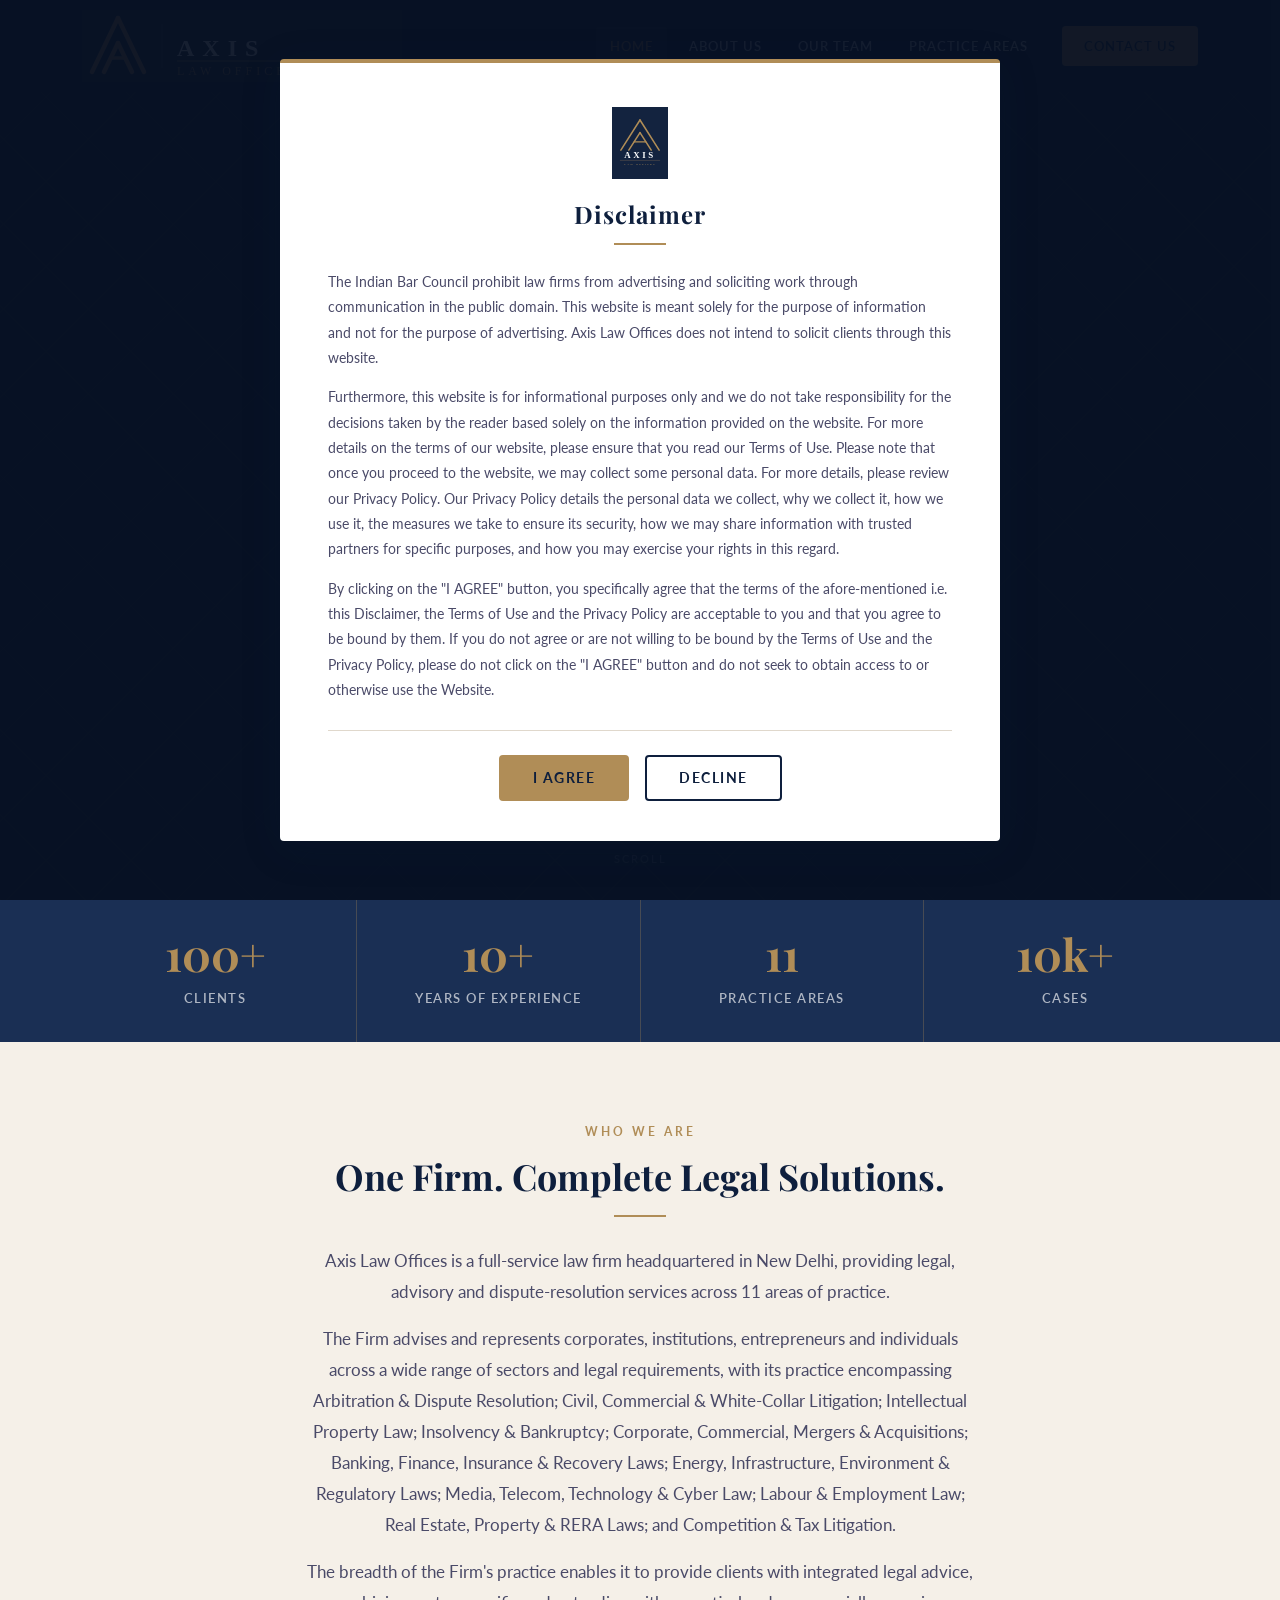
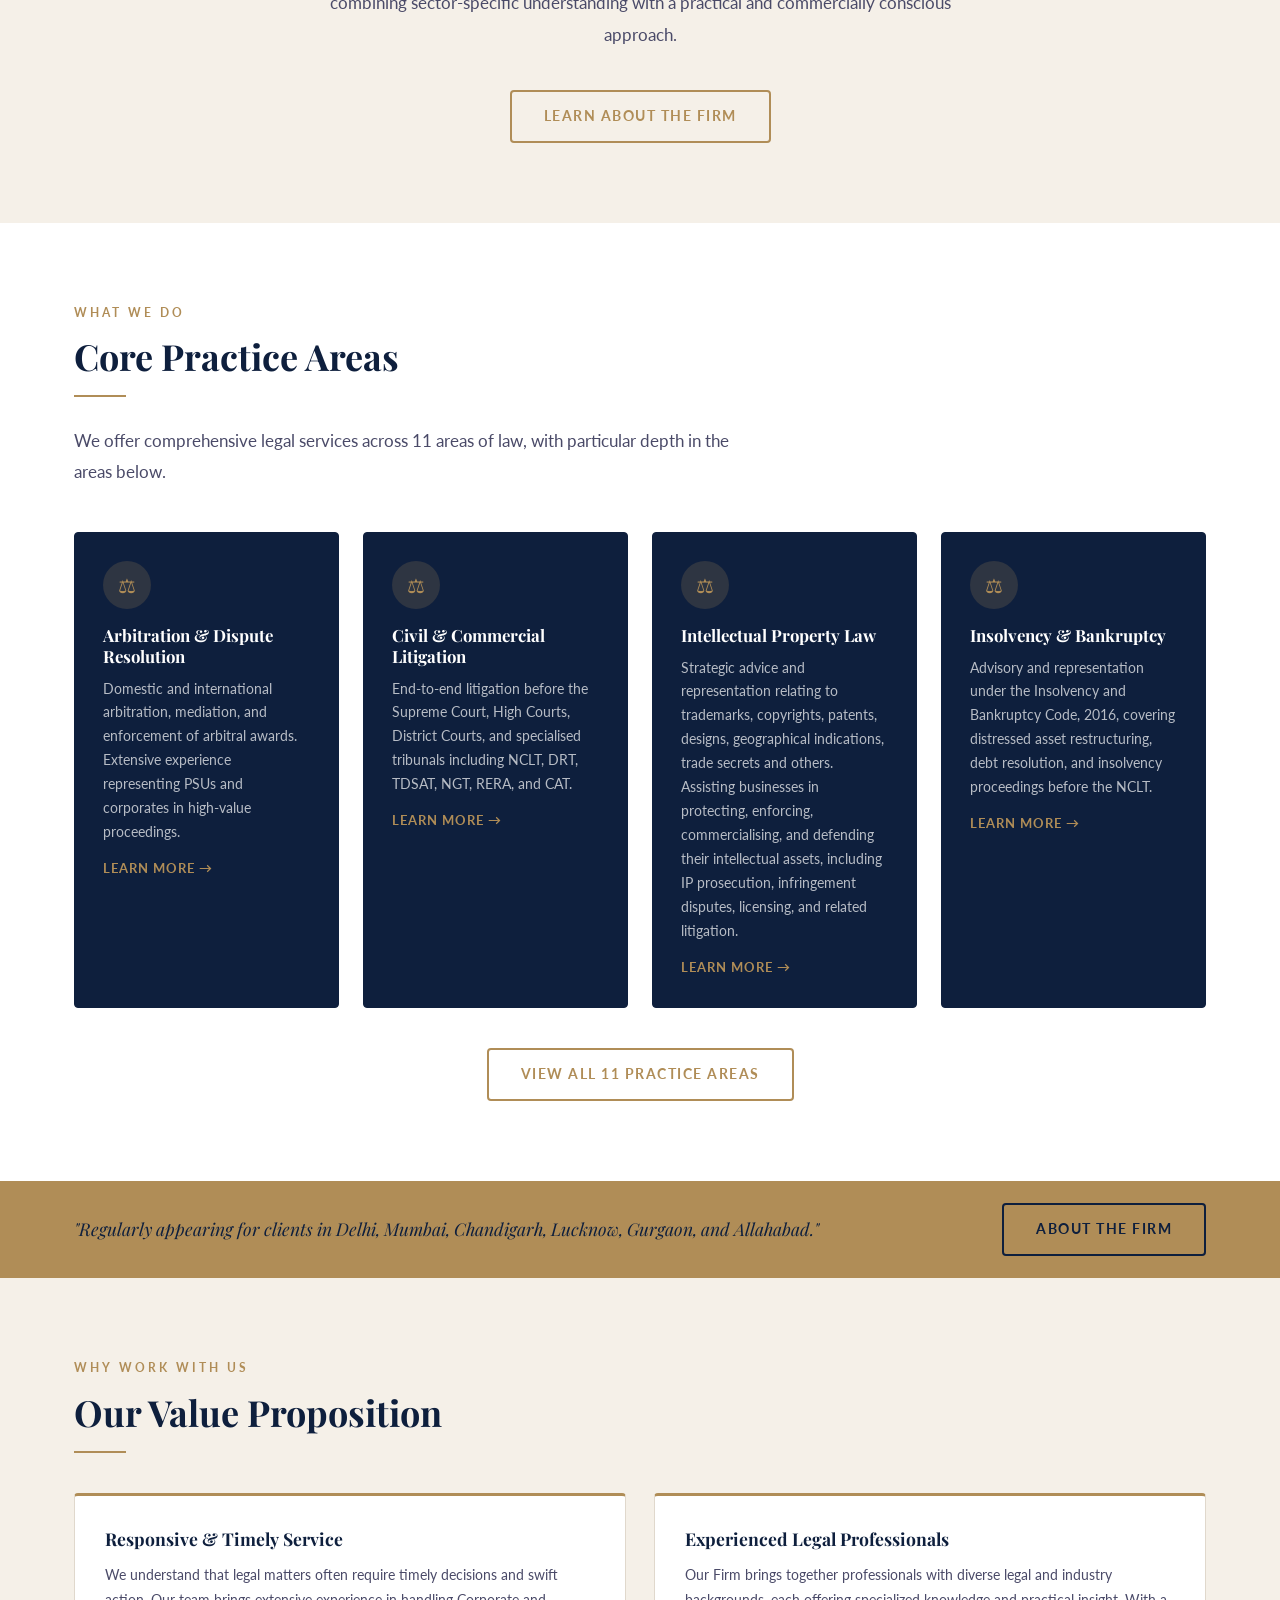
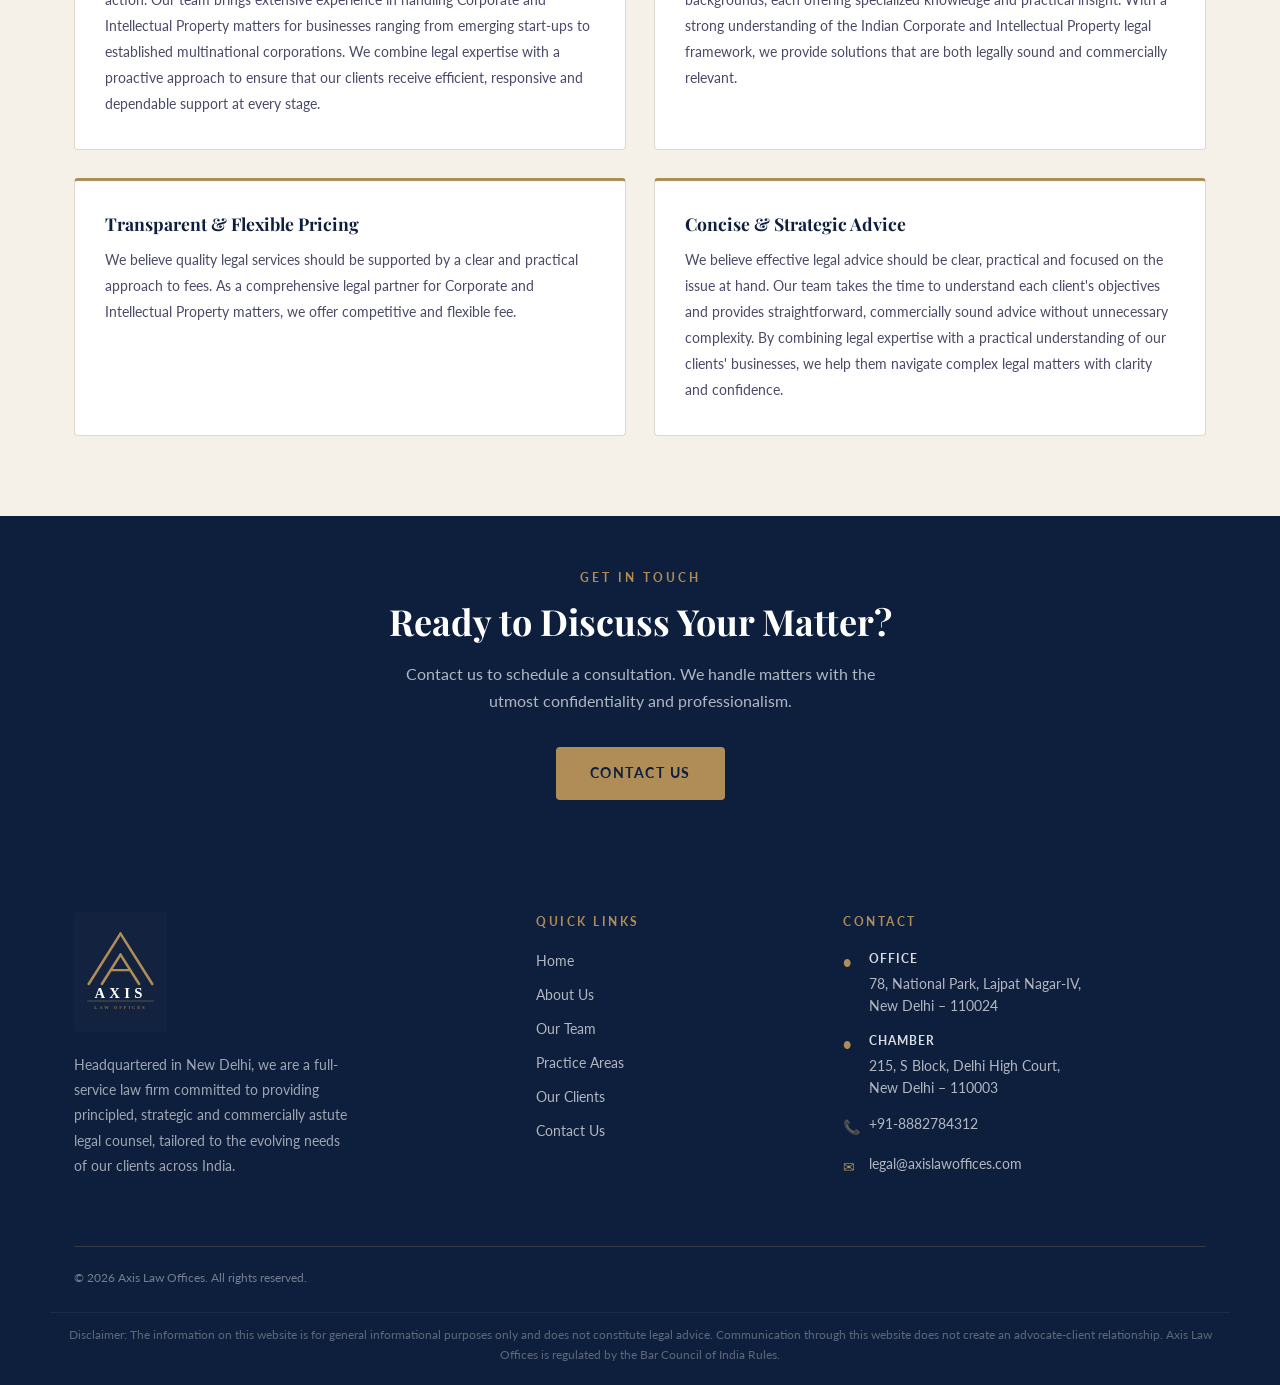
<file: index.html>
<!DOCTYPE html>
<html lang="en">
<head>
  <meta charset="UTF-8">
  <meta name="viewport" content="width=device-width, initial-scale=1.0">
  <title>Axis Law Offices | Leading Law Firm in New Delhi, India</title>
  <meta name="description" content="Axis Law Offices is a full-service Indian law firm based in New Delhi, specialising in arbitration, commercial litigation, insolvency, banking, and corporate law. Led by Founding Partner Sagar Chauhan.">

  <!-- Open Graph -->
  <meta property="og:title" content="Axis Law Offices | Leading Law Firm in New Delhi">
  <meta property="og:description" content="Full-service law firm with expertise in arbitration, commercial litigation, insolvency, banking, corporate, and 10+ practice areas. Pan-India presence.">
  <meta property="og:type" content="website">
  <meta property="og:url" content="https://www.axislawoffices.com/">
  <meta property="og:image" content="https://www.axislawoffices.com/assets/images/og-image.png">
  <meta name="google-site-verification" content="P93_I5XcGip1ZYVR0rBOwzYZ3Yh3n7kT1pCF7isnG9s">

  <!-- Fonts -->
  <link rel="preconnect" href="https://fonts.googleapis.com">
  <link rel="preconnect" href="https://fonts.gstatic.com" crossorigin>
  <link href="https://fonts.googleapis.com/css2?family=Playfair+Display:ital,wght@0,400;0,600;0,700;1,400&family=Lato:wght@300;400;600;700&display=swap" rel="stylesheet">

  <!-- Styles -->
  <link rel="stylesheet" href="assets/css/style.css">
  <link rel="stylesheet" href="assets/css/components.css">

  <!-- Favicon -->
  <link rel="icon" type="image/svg+xml" href="assets/images/logo.svg">
  <link rel="icon" type="image/png" href="assets/images/favicon-32.png" sizes="32x32">
  <link rel="apple-touch-icon" href="assets/images/apple-touch-icon.png">
  <link rel="manifest" href="site.webmanifest">

  <style>
    /* ── Hero ── */
    .hero {
      min-height: 100vh;
      background: var(--navy);
      display: flex;
      flex-direction: column;
      align-items: center;
      justify-content: center;
      text-align: center;
      position: relative;
      overflow: hidden;
      padding: 140px 24px 80px;
    }
    .hero-pattern {
      position: absolute;
      inset: 0;
      background-image:
        repeating-linear-gradient(
          45deg,
          rgba(176,141,87,0.03) 0px,
          rgba(176,141,87,0.03) 1px,
          transparent 1px,
          transparent 60px
        ),
        repeating-linear-gradient(
          -45deg,
          rgba(176,141,87,0.03) 0px,
          rgba(176,141,87,0.03) 1px,
          transparent 1px,
          transparent 60px
        );
    }
    .hero-content { position: relative; z-index: 1; max-width: 820px; }
    .hero-monogram {
      width: 90px;
      height: 90px;
      margin: 0 auto 28px;
    }
    .hero-eyebrow {
      font-family: var(--font-body);
      font-size: 0.72rem;
      font-weight: 700;
      letter-spacing: 4px;
      text-transform: uppercase;
      color: var(--gold);
      margin-bottom: 18px;
    }
    .hero h1 {
      color: var(--white);
      font-size: clamp(2.4rem, 6vw, 4rem);
      margin-bottom: 10px;
      letter-spacing: 2px;
    }
    .hero-rule {
      width: 80px;
      height: 2px;
      background: var(--gold);
      margin: 18px auto;
    }
    .hero-tagline {
      font-family: var(--font-heading);
      font-size: clamp(1rem, 2.5vw, 1.35rem);
      color: rgba(255,255,255,0.75);
      font-style: italic;
      margin-bottom: 10px;
    }
    .hero-sub {
      font-size: 0.92rem;
      color: rgba(255,255,255,0.52);
      letter-spacing: 2px;
      text-transform: uppercase;
      font-weight: 600;
      margin-bottom: 40px;
    }
    .hero-btns { display: flex; gap: 16px; justify-content: center; flex-wrap: wrap; }
    .hero-scroll {
      position: absolute;
      bottom: 32px;
      left: 50%;
      transform: translateX(-50%);
      display: flex;
      flex-direction: column;
      align-items: center;
      gap: 6px;
      color: rgba(255,255,255,0.35);
      font-size: 0.7rem;
      letter-spacing: 2px;
      text-transform: uppercase;
      z-index: 1;
      animation: bounce 2.2s infinite;
    }
    .hero-scroll span { font-size: 20px; }
    @keyframes bounce {
      0%, 100% { transform: translateX(-50%) translateY(0); }
      50%       { transform: translateX(-50%) translateY(6px); }
    }

    /* ── Stats strip ── */
    .stats-bg { background: var(--navy-mid); }

    /* ── Featured practice area cards on homepage ── */
    .home-practices .practice-card.featured .learn-more {
      display: inline-block;
      margin-top: 14px;
      font-size: 0.8rem;
      font-weight: 700;
      letter-spacing: 1px;
      text-transform: uppercase;
      color: var(--gold);
      transition: letter-spacing var(--transition);
    }
    .home-practices .practice-card.featured .learn-more:hover { letter-spacing: 2px; }

    /* ── Value proposition ── */
    .value-prop-intro { max-width: 560px; margin-bottom: 40px; }
    .value-prop-grid {
      display: grid;
      grid-template-columns: repeat(2, 1fr);
      gap: 28px;
    }
    .value-prop-card {
      background: var(--white);
      border: 1px solid var(--border);
      border-top: 3px solid var(--gold);
      border-radius: var(--radius);
      padding: 32px 30px;
      transition: box-shadow var(--transition), transform var(--transition);
    }
    .value-prop-card:hover { box-shadow: var(--shadow); transform: translateY(-4px); }
    .value-prop-card h3 {
      font-size: 1.1rem;
      color: var(--navy);
      margin-bottom: 12px;
    }
    .value-prop-card p {
      font-size: 0.9rem;
      color: var(--text-mid);
      line-height: 1.8;
      margin: 0;
    }
    @media (max-width: 768px) {
      .value-prop-grid { grid-template-columns: 1fr; }
    }
  </style>

  <!-- Schema.org structured data for search engines -->
  <script type="application/ld+json">
  {
    "@context": "https://schema.org",
    "@type": "LegalService",
    "name": "Axis Law Offices",
    "alternateName": "Chauhan Law Offices",
    "description": "Full-service law firm in New Delhi specialising in arbitration, commercial litigation, insolvency, banking, and corporate law.",
    "url": "https://www.axislawoffices.com",
    "logo": "https://www.axislawoffices.com/assets/images/logo.svg",
    "image": "https://www.axislawoffices.com/assets/images/og-image.svg",
    "telephone": "+91-8882784312",
    "email": "legal@axislawoffices.com",
    "address": {
      "@type": "PostalAddress",
      "streetAddress": "78, National Park, Lajpat Nagar-IV",
      "addressLocality": "New Delhi",
      "postalCode": "110024",
      "addressCountry": "IN"
    },
    "geo": {
      "@type": "GeoCoordinates",
      "latitude": "28.5651",
      "longitude": "77.2434"
    },
    "areaServed": [
      {"@type": "City", "name": "New Delhi"},
      {"@type": "City", "name": "Mumbai"},
      {"@type": "City", "name": "Chandigarh"},
      {"@type": "City", "name": "Lucknow"},
      {"@type": "City", "name": "Gurgaon"},
      {"@type": "City", "name": "Allahabad"}
    ],
    "knowsAbout": [
      "Arbitration & Dispute Resolution",
      "Civil, Commercial & White-Collar Litigation",
      "Intellectual Property Law",
      "Insolvency & Bankruptcy",
      "Corporate, Commercial, Mergers & Acquisitions",
      "Banking, Finance, Insurance & Recovery Laws",
      "Energy, Infrastructure, Environment & Regulatory Laws",
      "Media, Telecom, Technology & Cyber Law",
      "Labour & Employment Law",
      "Real Estate, Property & RERA Laws",
      "Competition & Tax Litigation"
    ],
    "employee": [
      {"@type": "Person", "name": "Sagar Chauhan", "jobTitle": "Founding & Managing Partner"},
      {"@type": "Person", "name": "Rohit Kathuria", "jobTitle": "Senior Partner"},
      {"@type": "Person", "name": "Sanjay Kumar Yadav", "jobTitle": "Partner"},
      {"@type": "Person", "name": "Dhruv Varma", "jobTitle": "Partner"},
      {"@type": "Person", "name": "Abhishek Kamal", "jobTitle": "Principal Associate"}
    ]
  }
  </script>
  <meta name="referrer" content="strict-origin-when-cross-origin">
</head>
<body>

<!-- ==============================
     DISCLAIMER GATE
     Shown on first visit; acceptance is remembered in localStorage.
     ============================== -->
<div class="disclaimer-overlay" id="disclaimer-overlay" style="display:none;" role="dialog" aria-modal="true" aria-labelledby="disclaimer-heading">
  <div class="disclaimer-box" id="disclaimer-box">
    <img src="assets/images/logo.svg" alt="" class="disclaimer-monogram" aria-hidden="true">
    <h2 id="disclaimer-heading">Disclaimer</h2>
    <div class="gold-rule" aria-hidden="true"></div>
    <p>
      The Indian Bar Council prohibit law firms from advertising and soliciting work through communication in the public domain. This website is meant solely for the purpose of information and not for the purpose of advertising. Axis Law Offices does not intend to solicit clients through this website.
    </p>
    <p>
      Furthermore, this website is for informational purposes only and we do not take responsibility for the decisions taken by the reader based solely on the information provided on the website. For more details on the terms of our website, please ensure that you read our Terms of Use. Please note that once you proceed to the website, we may collect some personal data. For more details, please review our Privacy Policy. Our Privacy Policy details the personal data we collect, why we collect it, how we use it, the measures we take to ensure its security, how we may share information with trusted partners for specific purposes, and how you may exercise your rights in this regard.
    </p>
    <p>
      By clicking on the "I AGREE" button, you specifically agree that the terms of the afore-mentioned i.e. this Disclaimer, the Terms of Use and the Privacy Policy are acceptable to you and that you agree to be bound by them. If you do not agree or are not willing to be bound by the Terms of Use and the Privacy Policy, please do not click on the "I AGREE" button and do not seek to obtain access to or otherwise use the Website.
    </p>
    <div class="disclaimer-actions">
      <button type="button" class="btn btn-primary" id="disclaimer-agree">I Agree</button>
      <button type="button" class="btn btn-outline-navy" id="disclaimer-decline">Decline</button>
    </div>
  </div>
</div>
<script>
  /* Runs before paint so the gate never flashes for returning visitors. */
  (function () {
    var accepted = false;
    try { accepted = localStorage.getItem('alo-disclaimer-accepted') === 'yes'; } catch (e) {}
    if (!accepted) {
      document.getElementById('disclaimer-overlay').style.display = 'flex';
      document.documentElement.style.overflow = 'hidden';
    }
  })();
</script>

<!-- ==============================
     NAVIGATION
     ============================== -->
<nav class="site-nav" role="navigation" aria-label="Main navigation">
  <div class="nav-inner">
    <a href="index.html" class="nav-logo" aria-label="Axis Law Offices — Home">
      <img src="assets/images/logo-horizontal.svg" alt="Axis Law Offices logo" height="72">
    </a>
    <div class="nav-links" role="menubar">
      <a href="index.html" role="menuitem">Home</a>
      <a href="about.html" role="menuitem">About Us</a>
      <a href="team.html" role="menuitem">Our Team</a>
      <a href="practice-areas.html" role="menuitem">Practice Areas</a>
      <a href="contact.html" class="nav-cta" role="menuitem">Contact Us</a>
    </div>
    <button class="nav-hamburger" aria-label="Toggle navigation menu" aria-expanded="false" aria-controls="mobile-menu">
      <span></span><span></span><span></span>
    </button>
  </div>
  <div class="nav-mobile" id="mobile-menu" role="menu" aria-label="Mobile navigation">
    <a href="index.html" role="menuitem">Home</a>
    <a href="about.html" role="menuitem">About Us</a>
    <a href="team.html" role="menuitem">Our Team</a>
    <a href="practice-areas.html" role="menuitem">Practice Areas</a>
    <a href="contact.html" class="nav-cta" role="menuitem">Contact Us</a>
  </div>
</nav>

<!-- ==============================
     HERO
     ============================== -->
<section class="hero" aria-label="Welcome to Axis Law Offices">
  <div class="hero-pattern" aria-hidden="true"></div>
  <div class="hero-content">
    <!-- Inline monogram SVG — matches exact logo geometry -->
    <div class="hero-monogram" aria-hidden="true">
      <svg viewBox="0 0 200 190" xmlns="http://www.w3.org/2000/svg">
        <!-- Outer A: apex (100,15), feet (18,170) and (182,170) — slope 82/155 = 0.529/unit-y -->
        <line x1="18"  y1="170" x2="100" y2="15"  stroke="#B08D57" stroke-width="9" stroke-linecap="round"/>
        <line x1="182" y1="170" x2="100" y2="15"  stroke="#B08D57" stroke-width="9" stroke-linecap="round"/>
        <!-- Inner A: apex (100,79), feet (52,170) and (148,170) — slope 48/91 = 0.527/unit-y ≈ parallel -->
        <line x1="52"  y1="170" x2="100" y2="79"  stroke="#B08D57" stroke-width="9" stroke-linecap="round"/>
        <line x1="148" y1="170" x2="100" y2="79"  stroke="#B08D57" stroke-width="9" stroke-linecap="round"/>
        <!-- Crossbar at y=127 (47% up inner A from base): x≈75, x≈125 -->
        <line x1="75"  y1="127" x2="125" y2="127" stroke="#B08D57" stroke-width="7.5" stroke-linecap="round"/>
      </svg>
    </div>

    <p class="hero-eyebrow">Established in New Delhi</p>
    <h1>AXIS LAW OFFICES</h1>
    <div class="hero-rule" aria-hidden="true"></div>
    <p class="hero-tagline">Counsel. Advocacy. Excellence.</p>
    <p class="hero-sub">Pan-India Legal Representation</p>
    <div class="hero-btns">
      <a href="practice-areas.html" class="btn btn-primary">Our Practice Areas</a>
    </div>
  </div>
  <div class="hero-scroll" aria-hidden="true">
    <span>&#8595;</span>
    Scroll
  </div>
</section>

<!-- ==============================
     STATS STRIP
     ============================== -->
<div class="stats-bg" role="region" aria-label="Firm at a glance">
  <div class="container">
    <div class="stats-strip">
      <div class="stat-item">
        <span class="stat-number">100+</span>
        <span class="stat-label">Clients</span>
      </div>
      <div class="stat-item">
        <span class="stat-number">10+</span>
        <span class="stat-label">Years of Experience</span>
      </div>
      <div class="stat-item">
        <span class="stat-number">11</span>
        <span class="stat-label">Practice Areas</span>
      </div>
      <div class="stat-item">
        <span class="stat-number">10k+</span>
        <span class="stat-label">Cases</span>
      </div>
    </div>
  </div>
</div>

<!-- ==============================
     FIRM INTRO
     ============================== -->
<section class="section bg-cream" aria-labelledby="intro-heading">
  <div class="container text-center">
    <span class="section-label">Who We Are</span>
    <h2 class="section-title" id="intro-heading">One Firm. Complete Legal Solutions.</h2>
    <div class="gold-rule gold-rule--center" aria-hidden="true"></div>
    <p class="lead" style="margin: 0 auto;">
      Axis Law Offices is a full-service law firm headquartered in New Delhi, providing legal, advisory and dispute-resolution services across 11 areas of practice.
    </p>
    <p class="lead" style="margin: 1rem auto 0;">
      The Firm advises and represents corporates, institutions, entrepreneurs and individuals across a wide range of sectors and legal requirements, with its practice encompassing Arbitration &amp; Dispute Resolution; Civil, Commercial &amp; White-Collar Litigation; Intellectual Property Law; Insolvency &amp; Bankruptcy; Corporate, Commercial, Mergers &amp; Acquisitions; Banking, Finance, Insurance &amp; Recovery Laws; Energy, Infrastructure, Environment &amp; Regulatory Laws; Media, Telecom, Technology &amp; Cyber Law; Labour &amp; Employment Law; Real Estate, Property &amp; RERA Laws; and Competition &amp; Tax Litigation.
    </p>
    <p class="lead" style="margin: 1rem auto 0;">
      The breadth of the Firm's practice enables it to provide clients with integrated legal advice, combining sector-specific understanding with a practical and commercially conscious approach.
    </p>
    <div class="mt-40">
      <a href="about.html" class="btn btn-outline-gold">Learn About the Firm</a>
    </div>
  </div>
</section>

<!-- ==============================
     FEATURED PRACTICE AREAS
     ============================== -->
<section class="section bg-white home-practices" aria-labelledby="practices-heading">
  <div class="container">
    <span class="section-label">What We Do</span>
    <h2 class="section-title" id="practices-heading">Core Practice Areas</h2>
    <div class="gold-rule" aria-hidden="true"></div>
    <p class="lead" style="margin-bottom: 44px;">We offer comprehensive legal services across 11 areas of law, with particular depth in the areas below.</p>

    <div class="grid-4" role="list">
      <div class="practice-card featured" role="listitem">
        <div class="practice-icon" aria-hidden="true">&#9878;</div>
        <h3>Arbitration &amp; Dispute Resolution</h3>
        <p>Domestic and international arbitration, mediation, and enforcement of arbitral awards. Extensive experience representing PSUs and corporates in high-value proceedings.</p>
        <a href="practice-areas.html#arbitration" class="learn-more" aria-label="Learn more about Arbitration and Dispute Resolution">Learn More &#8594;</a>
      </div>
      <div class="practice-card featured" role="listitem">
        <div class="practice-icon" aria-hidden="true">&#9878;</div>
        <h3>Civil &amp; Commercial Litigation</h3>
        <p>End-to-end litigation before the Supreme Court, High Courts, District Courts, and specialised tribunals including NCLT, DRT, TDSAT, NGT, RERA, and CAT.</p>
        <a href="practice-areas.html#litigation" class="learn-more" aria-label="Learn more about Civil and Commercial Litigation">Learn More &#8594;</a>
      </div>
      <div class="practice-card featured" role="listitem">
        <div class="practice-icon" aria-hidden="true">&#9878;</div>
        <h3>Intellectual Property Law</h3>
        <p>Strategic advice and representation relating to trademarks, copyrights, patents, designs, geographical indications, trade secrets and others. Assisting businesses in protecting, enforcing, commercialising, and defending their intellectual assets, including IP prosecution, infringement disputes, licensing, and related litigation.</p>
        <a href="practice-areas.html#intellectual-property" class="learn-more" aria-label="Learn more about Intellectual Property Law">Learn More &#8594;</a>
      </div>
      <div class="practice-card featured" role="listitem">
        <div class="practice-icon" aria-hidden="true">&#9878;</div>
        <h3>Insolvency &amp; Bankruptcy</h3>
        <p>Advisory and representation under the Insolvency and Bankruptcy Code, 2016, covering distressed asset restructuring, debt resolution, and insolvency proceedings before the NCLT.</p>
        <a href="practice-areas.html#insolvency" class="learn-more" aria-label="Learn more about Insolvency and Bankruptcy">Learn More &#8594;</a>
      </div>
    </div>

    <div class="text-center mt-40">
      <a href="practice-areas.html" class="btn btn-outline-gold">View All 11 Practice Areas</a>
    </div>
  </div>
</section>

<!-- ==============================
     HIGHLIGHT STRIP
     ============================== -->
<div class="highlight-strip" role="complementary" aria-label="Firm reach">
  <div class="container">
    <p>"Regularly appearing for clients in Delhi, Mumbai, Chandigarh, Lucknow, Gurgaon, and Allahabad."</p>
    <a href="about.html" class="btn btn-outline-gold" style="border-color: var(--navy); color: var(--navy);">About the Firm</a>
  </div>
</div>

<!-- ==============================
     VALUE PROPOSITION
     ============================== -->
<section class="section bg-cream" aria-labelledby="value-prop-heading">
  <div class="container">
    <div class="value-prop-intro">
      <span class="section-label">Why Work With Us</span>
      <h2 class="section-title" id="value-prop-heading">Our Value Proposition</h2>
      <div class="gold-rule" aria-hidden="true"></div>
    </div>

    <div class="value-prop-grid" role="list">
      <div class="value-prop-card" role="listitem">
        <h3>Responsive &amp; Timely Service</h3>
        <p>We understand that legal matters often require timely decisions and swift action. Our team brings extensive experience in handling Corporate and Intellectual Property matters for businesses ranging from emerging start-ups to established multinational corporations. We combine legal expertise with a proactive approach to ensure that our clients receive efficient, responsive and dependable support at every stage.</p>
      </div>
      <div class="value-prop-card" role="listitem">
        <h3>Experienced Legal Professionals</h3>
        <p>Our Firm brings together professionals with diverse legal and industry backgrounds, each offering specialized knowledge and practical insight. With a strong understanding of the Indian Corporate and Intellectual Property legal framework, we provide solutions that are both legally sound and commercially relevant.</p>
      </div>
      <div class="value-prop-card" role="listitem">
        <h3>Transparent &amp; Flexible Pricing</h3>
        <p>We believe quality legal services should be supported by a clear and practical approach to fees. As a comprehensive legal partner for Corporate and Intellectual Property matters, we offer competitive and flexible fee.</p>
      </div>
      <div class="value-prop-card" role="listitem">
        <h3>Concise &amp; Strategic Advice</h3>
        <p>We believe effective legal advice should be clear, practical and focused on the issue at hand. Our team takes the time to understand each client's objectives and provides straightforward, commercially sound advice without unnecessary complexity. By combining legal expertise with a practical understanding of our clients' businesses, we help them navigate complex legal matters with clarity and confidence.</p>
      </div>
    </div>
  </div>
</section>

<!-- ==============================
     CTA BAND
     ============================== -->
<section class="section-sm bg-navy text-center" aria-labelledby="cta-heading">
  <div class="container">
    <span class="section-label">Get in Touch</span>
    <h2 class="section-title section-title--white" id="cta-heading">Ready to Discuss Your Matter?</h2>
    <p style="color:rgba(255,255,255,0.68); max-width:520px; margin: 0 auto 32px;">
      Contact us to schedule a consultation. We handle matters with the utmost confidentiality and professionalism.
    </p>
    <div class="hero-btns">
      <a href="contact.html" class="btn btn-primary">Contact Us</a>
    </div>
  </div>
</section>

<!-- ==============================
     FOOTER
     ============================== -->
<footer class="site-footer" role="contentinfo">
  <div class="container">
    <div class="footer-grid">
      <div class="footer-brand">
        <img src="assets/images/logo.svg" alt="Axis Law Offices" class="footer-logo" loading="lazy">
        <p>Headquartered in New Delhi, we are a full-service law firm committed to providing principled, strategic and commercially astute legal counsel, tailored to the evolving needs of our clients across India.</p>
      </div>
      <div class="footer-nav">
        <p class="footer-heading">Quick Links</p>
        <nav class="footer-links" aria-label="Footer navigation">
          <a href="index.html">Home</a>
          <a href="about.html">About Us</a>
          <a href="team.html">Our Team</a>
          <a href="practice-areas.html">Practice Areas</a>
          <a href="clients.html">Our Clients</a>
          <a href="contact.html">Contact Us</a>
        </nav>
      </div>
      <div class="footer-contact-col">
        <p class="footer-heading">Contact</p>
        <div class="footer-contact-item">
          <span class="icon" aria-hidden="true">&#9679;</span>
          <address style="font-style:normal;">
            <strong style="color:rgba(255,255,255,0.85); display:block; font-size:0.78rem; letter-spacing:1px; text-transform:uppercase; margin-bottom:4px;">Office</strong>
            78, National Park, Lajpat Nagar-IV,<br>New Delhi – 110024
          </address>
        </div>
        <div class="footer-contact-item">
          <span class="icon" aria-hidden="true">&#9679;</span>
          <address style="font-style:normal;">
            <strong style="color:rgba(255,255,255,0.85); display:block; font-size:0.78rem; letter-spacing:1px; text-transform:uppercase; margin-bottom:4px;">Chamber</strong>
            215, S Block, Delhi High Court,<br>New Delhi – 110003
          </address>
        </div>
        <div class="footer-contact-item">
          <span class="icon" aria-hidden="true">&#128222;</span>
          <a href="tel:+918882784312">+91-8882784312</a>
        </div>
        <div class="footer-contact-item">
          <span class="icon" aria-hidden="true">&#9993;</span>
          <a href="mailto:legal@axislawoffices.com">legal@axislawoffices.com</a>
        </div>
      </div>
    </div>

    <div class="footer-bottom">
      <p>&copy; 2026 Axis Law Offices. All rights reserved.</p>
    </div>
  </div>
  <p class="footer-disclaimer container">
    Disclaimer: The information on this website is for general informational purposes only and does not constitute legal advice. Communication through this website does not create an advocate-client relationship. Axis Law Offices is regulated by the Bar Council of India Rules.
  </p>
</footer>

<!-- Scroll to top -->
<button id="scroll-top" aria-label="Scroll to top of page">&#8593;</button>

<!-- GoatCounter Analytics: privacy-first, no cookies, no consent banner needed -->
<script data-goatcounter="https://axislawoffices.goatcounter.com/count"
        async src="//gc.zgo.at/count.js"></script>
<script src="assets/js/main.js"></script>
</body>
</html>
</file>
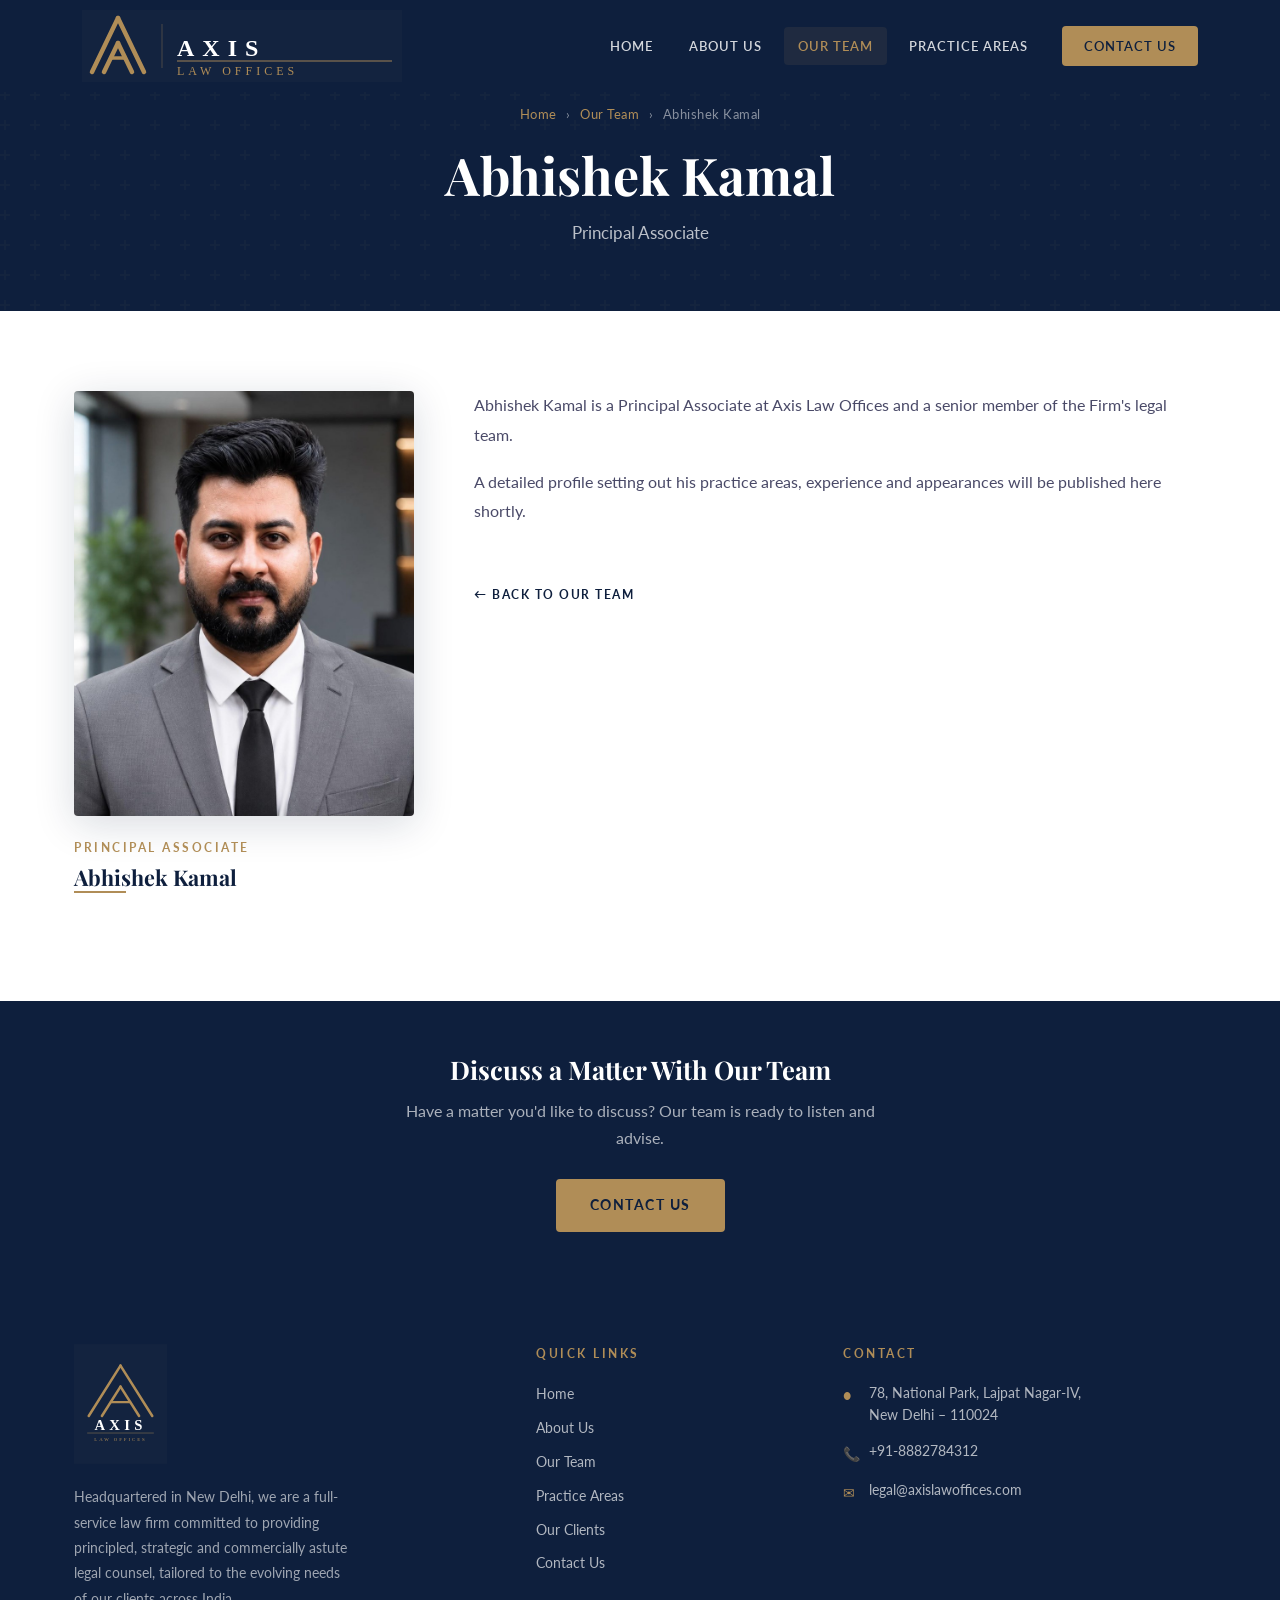
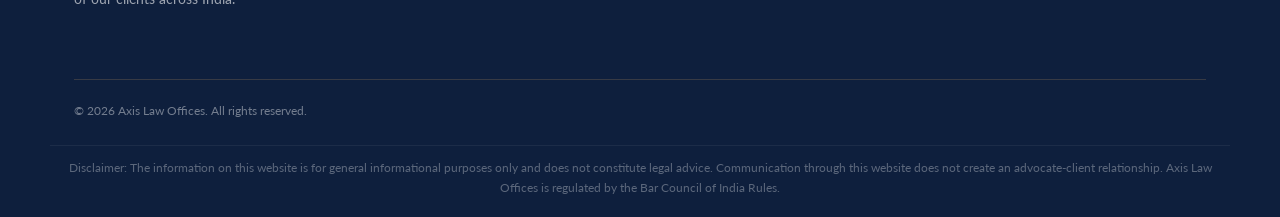
<file: abhishek-kamal.html>
<!DOCTYPE html>
<html lang="en">
<head>
  <meta charset="UTF-8">
  <meta name="viewport" content="width=device-width, initial-scale=1.0">
  <title>Abhishek Kamal | Principal Associate — Axis Law Offices</title>
  <meta name="description" content="Abhishek Kamal, Principal Associate at Axis Law Offices.">
  <meta property="og:title" content="Abhishek Kamal — Principal Associate, Axis Law Offices">
  <meta property="og:description" content="Abhishek Kamal, Principal Associate at Axis Law Offices.">
  <meta property="og:type" content="profile">
  <meta property="og:url" content="https://www.axislawoffices.com/abhishek-kamal.html">
  <meta property="og:image" content="https://www.axislawoffices.com/assets/images/og-image.png">
  <meta name="google-site-verification" content="P93_I5XcGip1ZYVR0rBOwzYZ3Yh3n7kT1pCF7isnG9s">
  <link rel="preconnect" href="https://fonts.googleapis.com">
  <link rel="preconnect" href="https://fonts.gstatic.com" crossorigin>
  <link href="https://fonts.googleapis.com/css2?family=Playfair+Display:ital,wght@0,400;0,600;0,700;1,400&family=Lato:wght@300;400;600;700&display=swap" rel="stylesheet">
  <link rel="stylesheet" href="assets/css/style.css">
  <link rel="stylesheet" href="assets/css/components.css">
  <link rel="icon" type="image/svg+xml" href="assets/images/logo.svg">
  <link rel="icon" type="image/png" href="assets/images/favicon-32.png" sizes="32x32">
  <link rel="apple-touch-icon" href="assets/images/apple-touch-icon.png">

  <style>
    .profile-layout {
      display: grid;
      grid-template-columns: 340px 1fr;
      gap: 60px;
      align-items: start;
    }
    .profile-aside { position: sticky; top: 120px; }
    .profile-photo {
      width: 100%;
      aspect-ratio: 4 / 5;
      object-fit: cover;
      object-position: center top;
      border-radius: var(--radius);
      box-shadow: var(--shadow-lg);
      background: var(--cream);
      display: block;
    }
    .profile-aside .role-tag {
      font-family: var(--font-body);
      font-size: 0.72rem;
      font-weight: 700;
      letter-spacing: 2.5px;
      text-transform: uppercase;
      color: var(--gold);
      display: block;
      margin-top: 22px;
    }
    .profile-aside h2 { font-size: 1.35rem; margin-top: 6px; }
    .profile-body p { font-size: 0.97rem; line-height: 1.9; margin-bottom: 1.1rem; }
    .profile-meta {
      margin-top: 28px;
      padding-top: 24px;
      border-top: 1px solid var(--border);
    }
    .profile-meta-item {
      display: flex;
      gap: 16px;
      font-size: 0.85rem;
      color: var(--text-mid);
      margin-bottom: 12px;
      line-height: 1.65;
    }
    .profile-meta-item:last-child { margin-bottom: 0; }
    .profile-meta-label {
      color: var(--gold);
      font-weight: 700;
      font-size: 0.72rem;
      letter-spacing: 1px;
      text-transform: uppercase;
      min-width: 92px;
      flex-shrink: 0;
      padding-top: 2px;
    }
    .profile-back {
      display: inline-block;
      margin-top: 40px;
      font-size: 0.78rem;
      font-weight: 700;
      letter-spacing: 1.5px;
      text-transform: uppercase;
      color: var(--navy);
      transition: color var(--transition);
    }
    .profile-back:hover { color: var(--gold); }

    @media (max-width: 900px) {
      .profile-layout { grid-template-columns: 1fr; gap: 36px; }
      .profile-aside { position: static; max-width: 300px; margin: 0 auto; text-align: center; }
      .profile-meta-item { flex-direction: column; gap: 2px; }
    }
  </style>
</head>
<body>

<!-- NAV -->
<nav class="site-nav" role="navigation" aria-label="Main navigation">
  <div class="nav-inner">
    <a href="index.html" class="nav-logo" aria-label="Axis Law Offices — Home">
      <img src="assets/images/logo-horizontal.svg" alt="Axis Law Offices" height="72">
    </a>
    <div class="nav-links">
      <a href="index.html">Home</a>
      <a href="about.html">About Us</a>
      <a href="team.html" class="active">Our Team</a>
      <a href="practice-areas.html">Practice Areas</a>
      <a href="contact.html" class="nav-cta">Contact Us</a>
    </div>
    <button class="nav-hamburger" aria-label="Toggle menu" aria-expanded="false" aria-controls="mobile-menu">
      <span></span><span></span><span></span>
    </button>
  </div>
  <div class="nav-mobile" id="mobile-menu">
    <a href="index.html">Home</a>
    <a href="about.html">About Us</a>
    <a href="team.html">Our Team</a>
    <a href="practice-areas.html">Practice Areas</a>
    <a href="contact.html" class="nav-cta">Contact Us</a>
  </div>
</nav>

<!-- PAGE HERO -->
<header class="page-hero">
  <div class="container">
    <nav class="breadcrumb" aria-label="Breadcrumb">
      <a href="index.html">Home</a><span aria-hidden="true"> &rsaquo; </span><a href="team.html">Our Team</a><span aria-hidden="true"> &rsaquo; </span>Abhishek Kamal
    </nav>
    <h1>Abhishek Kamal</h1>
    <p>Principal Associate</p>
  </div>
</header>

<!-- PROFILE -->
<section class="section bg-white" aria-labelledby="profile-heading">
  <div class="container">
    <div class="profile-layout">
      <div class="profile-aside">
        <img src="assets/images/team-abhishek-kamal.jpg" alt="Abhishek Kamal, Principal Associate — Axis Law Offices" class="profile-photo" loading="eager">
        <span class="role-tag">Principal Associate</span>
        <h2 id="profile-heading">Abhishek Kamal</h2>
        <div class="gold-rule" aria-hidden="true"></div>
      </div>

      <div class="profile-body">
        <p>
          Abhishek Kamal is a Principal Associate at Axis Law Offices and a senior member of the Firm's legal team.
        </p>
        <p>
          A detailed profile setting out his practice areas, experience and appearances will be published here shortly.
        </p>

        <a href="team.html" class="profile-back">&#8592; Back to Our Team</a>
      </div>
    </div>
  </div>
</section>

<!-- CTA -->
<section class="section-sm bg-navy text-center" aria-labelledby="profile-cta">
  <div class="container">
    <h2 class="section-title--white" id="profile-cta" style="font-size: 1.6rem; margin-bottom: 12px;">Discuss a Matter With Our Team</h2>
    <p style="color:rgba(255,255,255,0.65); max-width: 480px; margin: 0 auto 28px;">
      Have a matter you'd like to discuss? Our team is ready to listen and advise.
    </p>
    <a href="contact.html" class="btn btn-primary">Contact Us</a>
  </div>
</section>

<!-- FOOTER -->
<footer class="site-footer" role="contentinfo">
  <div class="container">
    <div class="footer-grid">
      <div class="footer-brand">
        <img src="assets/images/logo.svg" alt="Axis Law Offices" class="footer-logo" loading="lazy">
        <p>Headquartered in New Delhi, we are a full-service law firm committed to providing principled, strategic and commercially astute legal counsel, tailored to the evolving needs of our clients across India.</p>
      </div>
      <div class="footer-nav">
        <p class="footer-heading">Quick Links</p>
        <nav class="footer-links" aria-label="Footer navigation">
          <a href="index.html">Home</a>
          <a href="about.html">About Us</a>
          <a href="team.html">Our Team</a>
          <a href="practice-areas.html">Practice Areas</a>
          <a href="clients.html">Our Clients</a>
          <a href="contact.html">Contact Us</a>
        </nav>
      </div>
      <div class="footer-contact-col">
        <p class="footer-heading">Contact</p>
        <div class="footer-contact-item">
          <span class="icon" aria-hidden="true">&#9679;</span>
          <address style="font-style:normal;">78, National Park, Lajpat Nagar-IV,<br>New Delhi – 110024</address>
        </div>
        <div class="footer-contact-item">
          <span class="icon" aria-hidden="true">&#128222;</span>
          <a href="tel:+918882784312">+91-8882784312</a>
        </div>
        <div class="footer-contact-item">
          <span class="icon" aria-hidden="true">&#9993;</span>
          <a href="mailto:legal@axislawoffices.com">legal@axislawoffices.com</a>
        </div>
      </div>
    </div>
    <div class="footer-bottom">
      <p>&copy; 2026 Axis Law Offices. All rights reserved.</p>
    </div>
  </div>
  <p class="footer-disclaimer container">
    Disclaimer: The information on this website is for general informational purposes only and does not constitute legal advice. Communication through this website does not create an advocate-client relationship. Axis Law Offices is regulated by the Bar Council of India Rules.
  </p>
</footer>

<button id="scroll-top" aria-label="Scroll to top">&#8593;</button>
<!-- GoatCounter Analytics: privacy-first, no cookies, no consent banner needed -->
<script data-goatcounter="https://axislawoffices.goatcounter.com/count"
        async src="//gc.zgo.at/count.js"></script>
<script src="assets/js/main.js"></script>
</body>
</html>
</file>
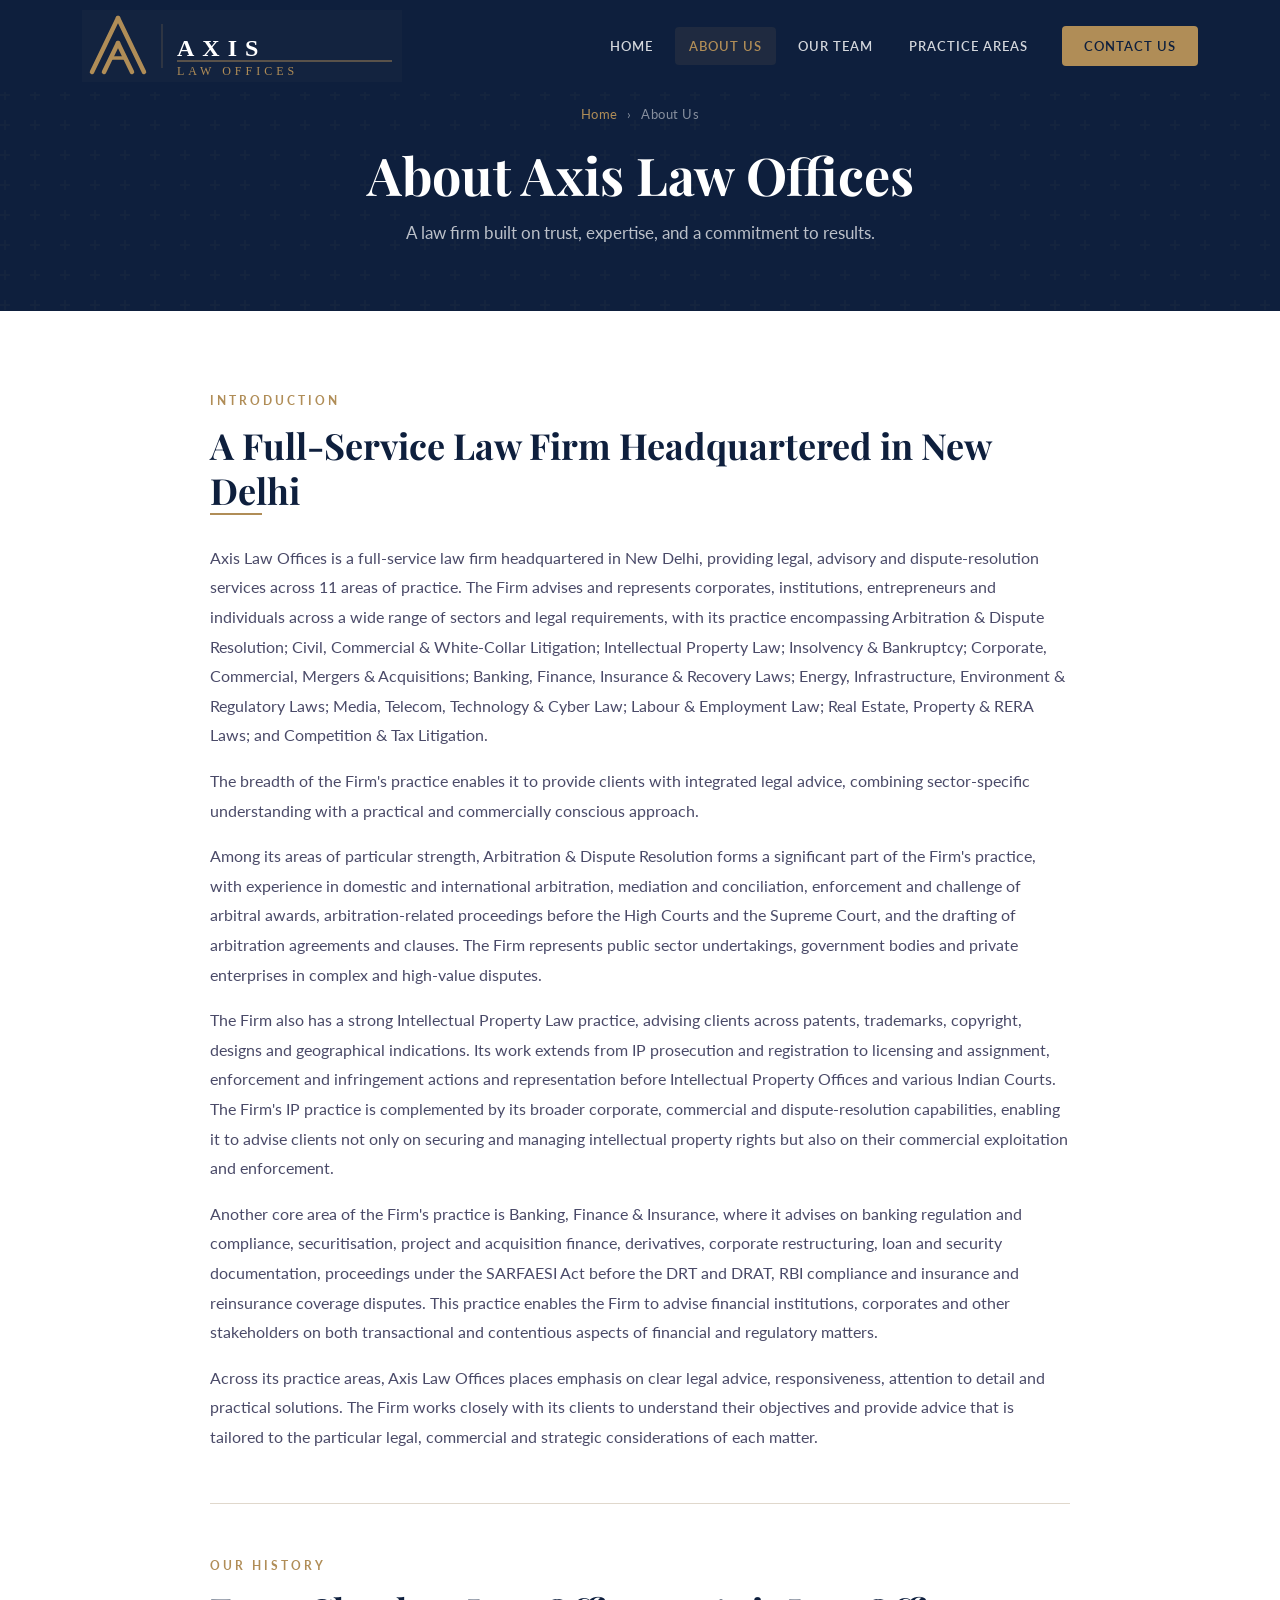
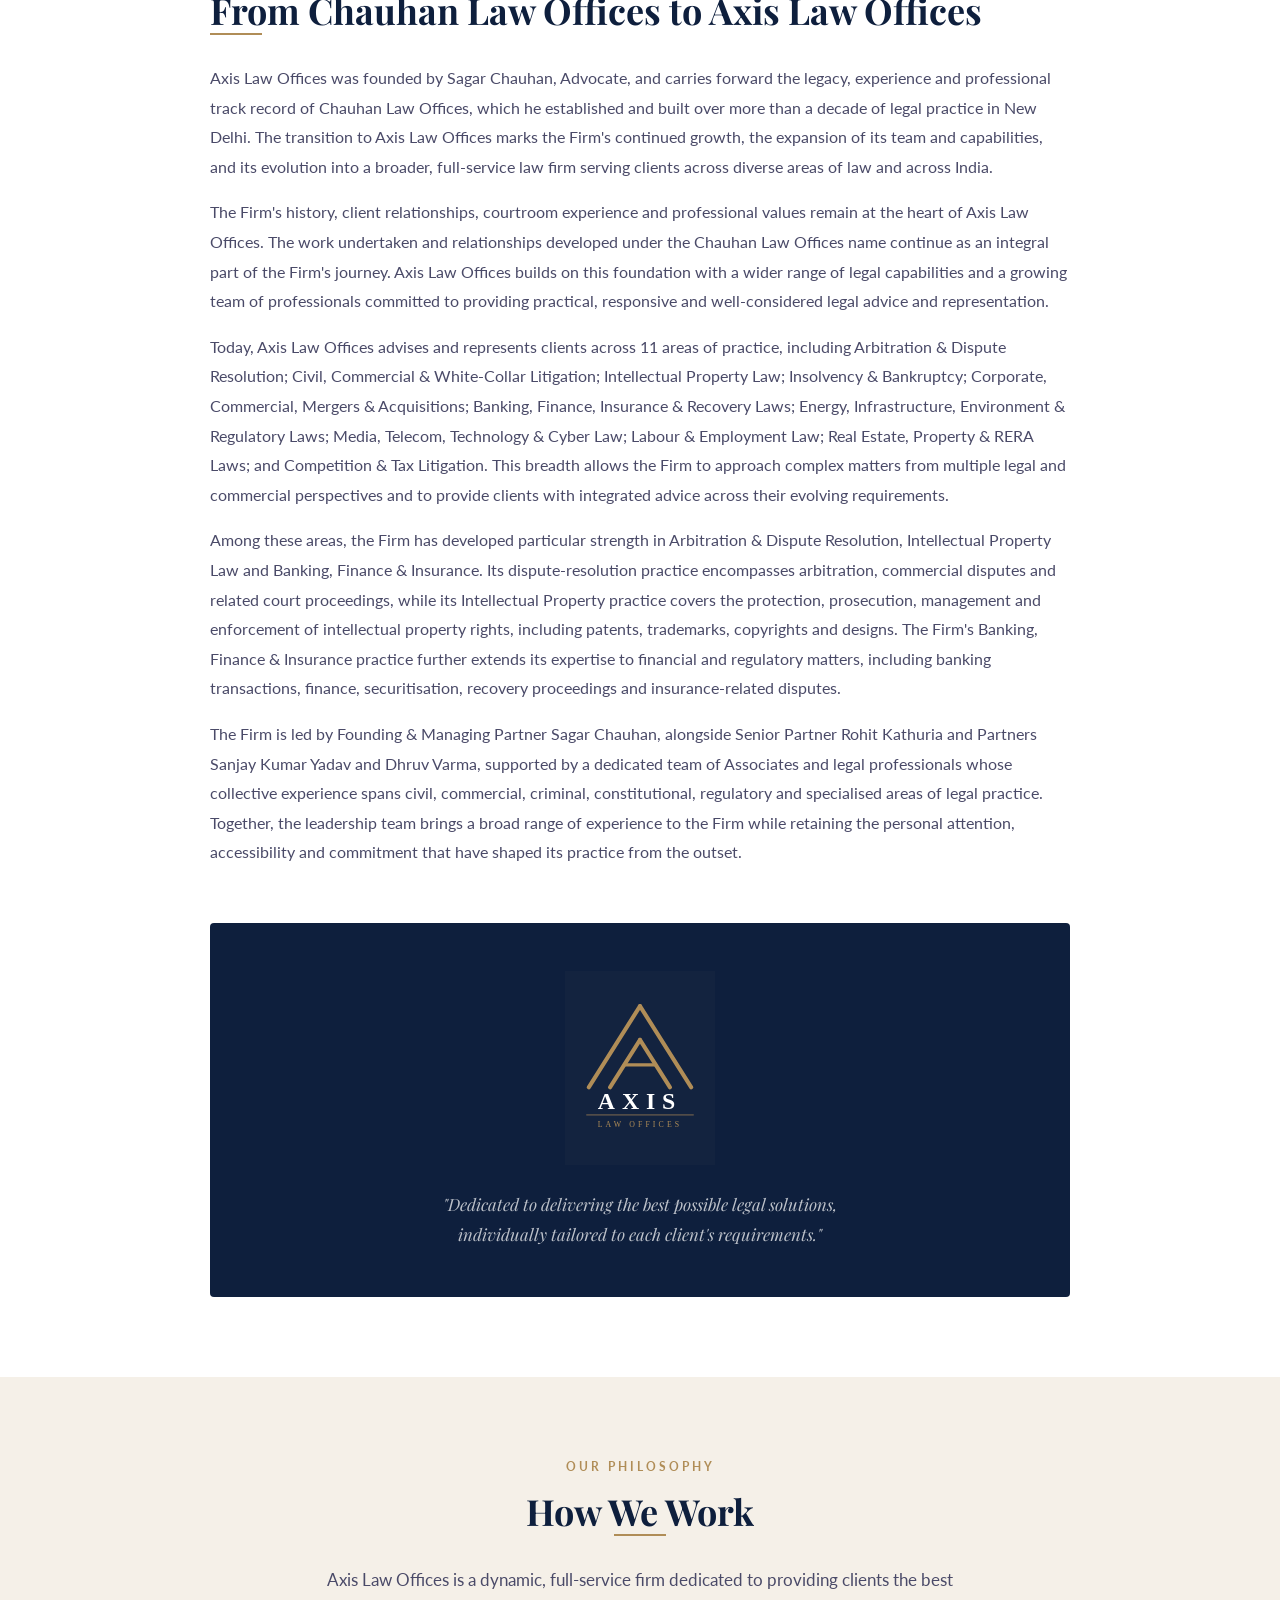
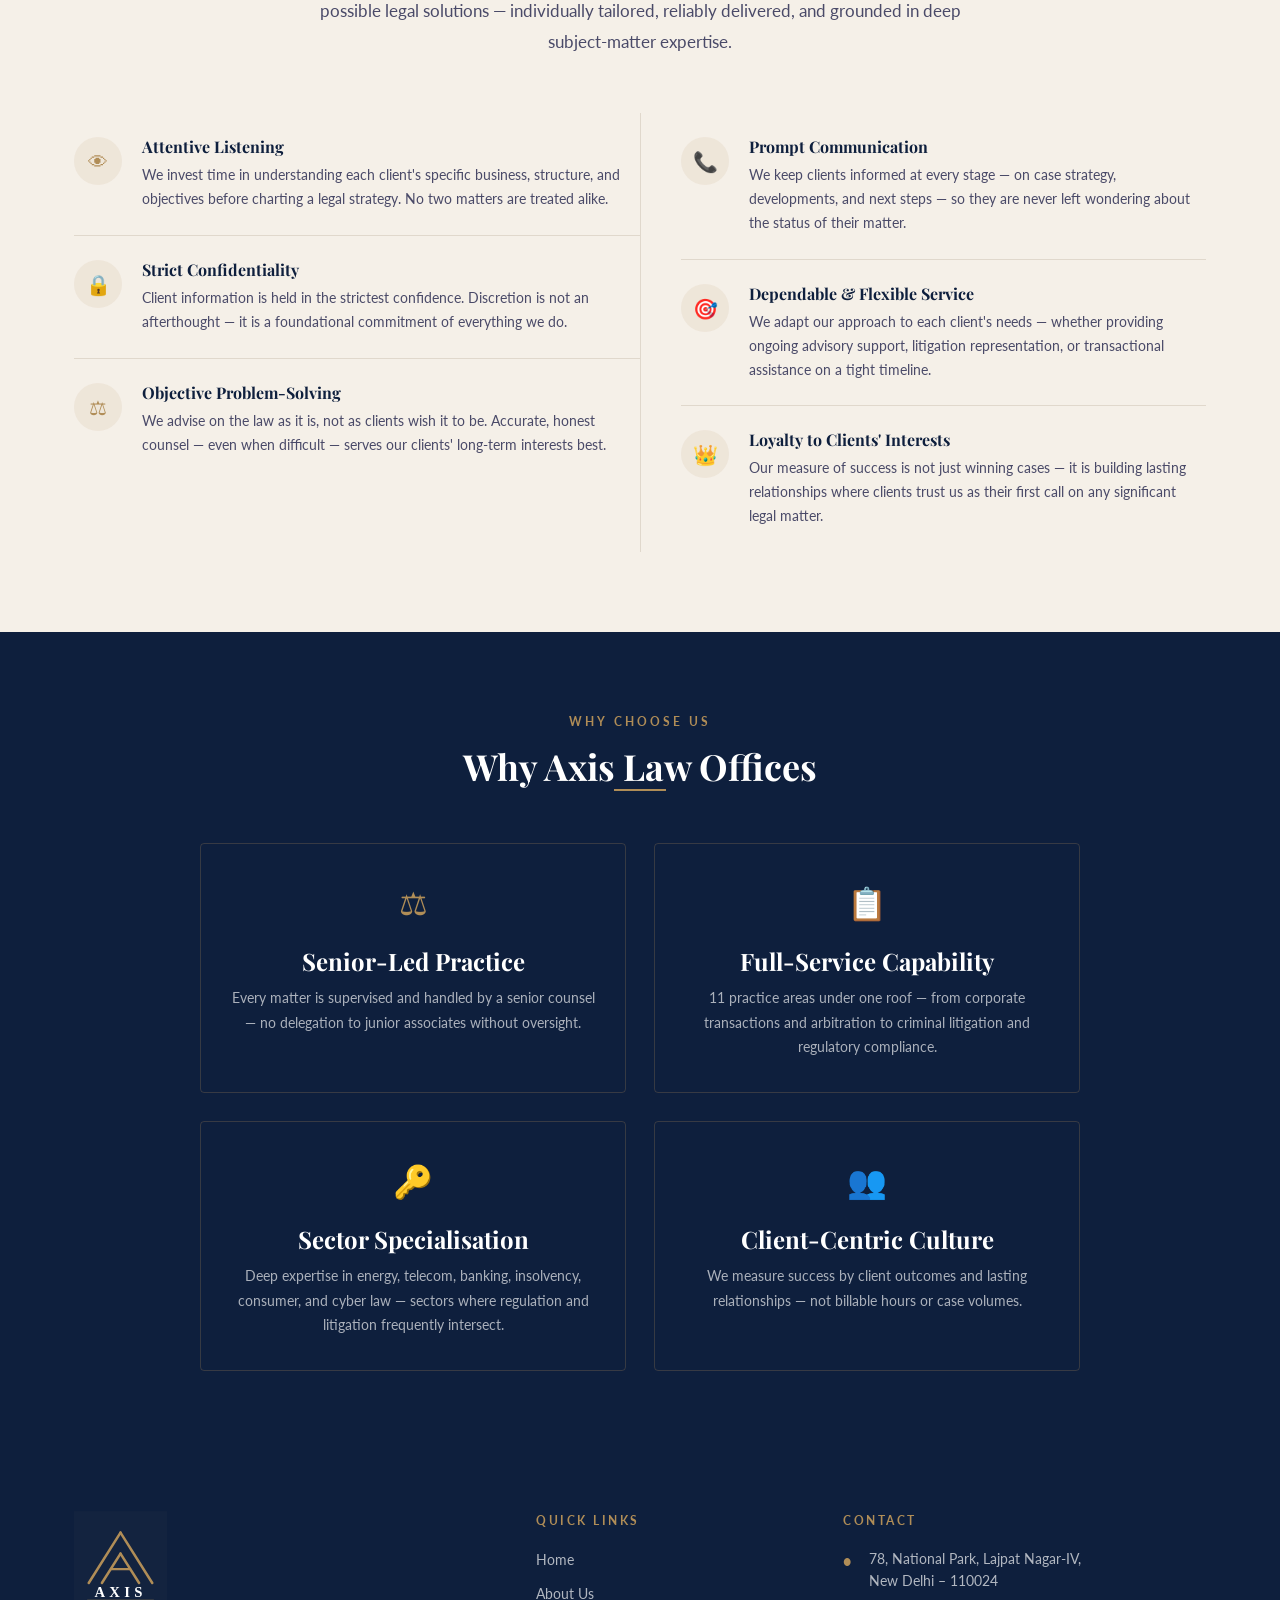
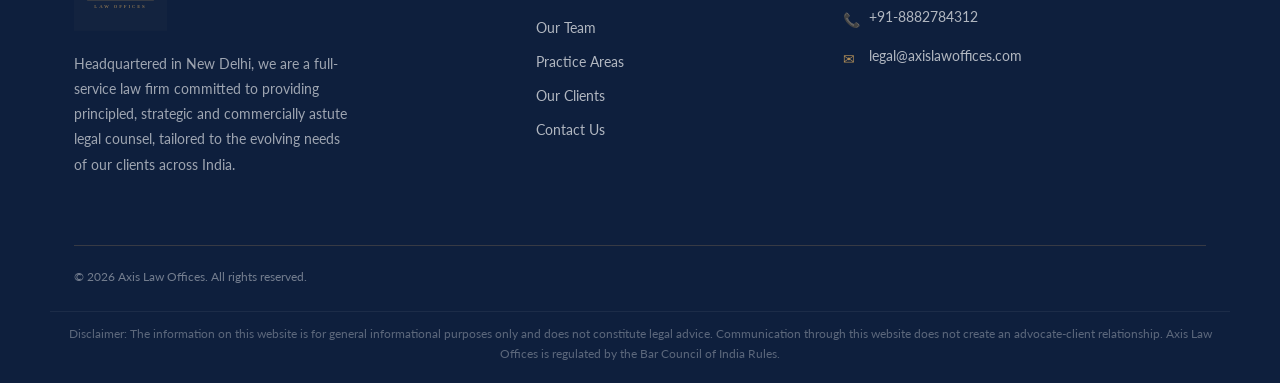
<file: about.html>
<!DOCTYPE html>
<html lang="en">
<head>
  <meta charset="UTF-8">
  <meta name="viewport" content="width=device-width, initial-scale=1.0">
  <title>About Us | Axis Law Offices — New Delhi Law Firm</title>
  <meta name="description" content="Learn about Axis Law Offices — a full-service New Delhi law firm founded by Sagar Chauhan with over a decade of experience in arbitration, commercial litigation, and corporate law.">
  <meta property="og:title" content="About Axis Law Offices">
  <meta property="og:description" content="Our history, values, and approach to client-centric legal practice across India.">
  <meta property="og:type" content="website">
  <meta property="og:url" content="https://www.axislawoffices.com/about.html">
  <meta property="og:image" content="https://www.axislawoffices.com/assets/images/og-image.png">
  <meta name="google-site-verification" content="P93_I5XcGip1ZYVR0rBOwzYZ3Yh3n7kT1pCF7isnG9s">
  <link rel="preconnect" href="https://fonts.googleapis.com">
  <link rel="preconnect" href="https://fonts.gstatic.com" crossorigin>
  <link href="https://fonts.googleapis.com/css2?family=Playfair+Display:ital,wght@0,400;0,600;0,700;1,400&family=Lato:wght@300;400;600;700&display=swap" rel="stylesheet">
  <link rel="stylesheet" href="assets/css/style.css">
  <link rel="stylesheet" href="assets/css/components.css">
  <link rel="icon" type="image/svg+xml" href="assets/images/logo.svg">
  <link rel="icon" type="image/png" href="assets/images/favicon-32.png" sizes="32x32">
  <link rel="apple-touch-icon" href="assets/images/apple-touch-icon.png">

  <style>
    /* ── Long-form prose blocks (Introduction / Our History) ── */
    .prose-block { max-width: 860px; margin: 0 auto; }
    .prose-block p { font-size: 1rem; line-height: 1.85; }
    .prose-divider {
      width: 100%;
      max-width: 860px;
      height: 1px;
      background: var(--border);
      margin: 52px auto;
    }

    /* ── Firm pull-quote panel ── */
    .firm-quote {
      background: var(--navy);
      border-radius: var(--radius);
      padding: 48px 40px;
      text-align: center;
      max-width: 860px;
      margin: 56px auto 0;
    }
    .firm-quote img { width: 150px; margin: 0 auto 24px; }
    .firm-quote p {
      color: rgba(255,255,255,0.72);
      font-family: var(--font-heading);
      font-size: 1.05rem;
      font-style: italic;
      line-height: 1.8;
      margin: 0;
    }

    /* ── Why Choose Us grid (2 × 2) ── */
    .why-grid {
      display: grid;
      grid-template-columns: repeat(2, 1fr);
      gap: 28px;
      max-width: 880px;
      margin: 0 auto;
    }
    @media (max-width: 768px) {
      .why-grid { grid-template-columns: 1fr; }
      .firm-quote { padding: 36px 24px; }
    }
  </style>
</head>
<body>

<!-- NAV -->
<nav class="site-nav" role="navigation" aria-label="Main navigation">
  <div class="nav-inner">
    <a href="index.html" class="nav-logo" aria-label="Axis Law Offices — Home">
      <img src="assets/images/logo-horizontal.svg" alt="Axis Law Offices" height="72">
    </a>
    <div class="nav-links">
      <a href="index.html">Home</a>
      <a href="about.html" class="active">About Us</a>
      <a href="team.html">Our Team</a>
      <a href="practice-areas.html">Practice Areas</a>
      <a href="contact.html" class="nav-cta">Contact Us</a>
    </div>
    <button class="nav-hamburger" aria-label="Toggle menu" aria-expanded="false" aria-controls="mobile-menu">
      <span></span><span></span><span></span>
    </button>
  </div>
  <div class="nav-mobile" id="mobile-menu">
    <a href="index.html">Home</a>
    <a href="about.html">About Us</a>
    <a href="team.html">Our Team</a>
    <a href="practice-areas.html">Practice Areas</a>
    <a href="contact.html" class="nav-cta">Contact Us</a>
  </div>
</nav>

<!-- PAGE HERO -->
<header class="page-hero">
  <div class="container">
    <nav class="breadcrumb" aria-label="Breadcrumb">
      <a href="index.html">Home</a><span aria-hidden="true"> › </span>About Us
    </nav>
    <h1>About Axis Law Offices</h1>
    <p>A law firm built on trust, expertise, and a commitment to results.</p>
  </div>
</header>

<!-- FIRM OVERVIEW -->
<section class="section bg-white" aria-labelledby="overview-heading">
  <div class="container">

    <!-- Introduction -->
    <div class="prose-block">
      <span class="section-label">Introduction</span>
      <h2 id="overview-heading">A Full-Service Law Firm Headquartered in New Delhi</h2>
      <div class="gold-rule" aria-hidden="true"></div>
      <p>
        Axis Law Offices is a full-service law firm headquartered in New Delhi, providing legal, advisory and dispute-resolution services across 11 areas of practice. The Firm advises and represents corporates, institutions, entrepreneurs and individuals across a wide range of sectors and legal requirements, with its practice encompassing Arbitration &amp; Dispute Resolution; Civil, Commercial &amp; White-Collar Litigation; Intellectual Property Law; Insolvency &amp; Bankruptcy; Corporate, Commercial, Mergers &amp; Acquisitions; Banking, Finance, Insurance &amp; Recovery Laws; Energy, Infrastructure, Environment &amp; Regulatory Laws; Media, Telecom, Technology &amp; Cyber Law; Labour &amp; Employment Law; Real Estate, Property &amp; RERA Laws; and Competition &amp; Tax Litigation.
      </p>
      <p>
        The breadth of the Firm's practice enables it to provide clients with integrated legal advice, combining sector-specific understanding with a practical and commercially conscious approach.
      </p>
      <p>
        Among its areas of particular strength, Arbitration &amp; Dispute Resolution forms a significant part of the Firm's practice, with experience in domestic and international arbitration, mediation and conciliation, enforcement and challenge of arbitral awards, arbitration-related proceedings before the High Courts and the Supreme Court, and the drafting of arbitration agreements and clauses. The Firm represents public sector undertakings, government bodies and private enterprises in complex and high-value disputes.
      </p>
      <p>
        The Firm also has a strong Intellectual Property Law practice, advising clients across patents, trademarks, copyright, designs and geographical indications. Its work extends from IP prosecution and registration to licensing and assignment, enforcement and infringement actions and representation before Intellectual Property Offices and various Indian Courts. The Firm's IP practice is complemented by its broader corporate, commercial and dispute-resolution capabilities, enabling it to advise clients not only on securing and managing intellectual property rights but also on their commercial exploitation and enforcement.
      </p>
      <p>
        Another core area of the Firm's practice is Banking, Finance &amp; Insurance, where it advises on banking regulation and compliance, securitisation, project and acquisition finance, derivatives, corporate restructuring, loan and security documentation, proceedings under the SARFAESI Act before the DRT and DRAT, RBI compliance and insurance and reinsurance coverage disputes. This practice enables the Firm to advise financial institutions, corporates and other stakeholders on both transactional and contentious aspects of financial and regulatory matters.
      </p>
      <p>
        Across its practice areas, Axis Law Offices places emphasis on clear legal advice, responsiveness, attention to detail and practical solutions. The Firm works closely with its clients to understand their objectives and provide advice that is tailored to the particular legal, commercial and strategic considerations of each matter.
      </p>
    </div>

    <div class="prose-divider" aria-hidden="true"></div>

    <!-- Our History -->
    <div class="prose-block">
      <span class="section-label">Our History</span>
      <h2 id="history-heading">From Chauhan Law Offices to Axis Law Offices</h2>
      <div class="gold-rule" aria-hidden="true"></div>
      <p>
        Axis Law Offices was founded by Sagar Chauhan, Advocate, and carries forward the legacy, experience and professional track record of Chauhan Law Offices, which he established and built over more than a decade of legal practice in New Delhi. The transition to Axis Law Offices marks the Firm's continued growth, the expansion of its team and capabilities, and its evolution into a broader, full-service law firm serving clients across diverse areas of law and across India.
      </p>
      <p>
        The Firm's history, client relationships, courtroom experience and professional values remain at the heart of Axis Law Offices. The work undertaken and relationships developed under the Chauhan Law Offices name continue as an integral part of the Firm's journey. Axis Law Offices builds on this foundation with a wider range of legal capabilities and a growing team of professionals committed to providing practical, responsive and well-considered legal advice and representation.
      </p>
      <p>
        Today, Axis Law Offices advises and represents clients across 11 areas of practice, including Arbitration &amp; Dispute Resolution; Civil, Commercial &amp; White-Collar Litigation; Intellectual Property Law; Insolvency &amp; Bankruptcy; Corporate, Commercial, Mergers &amp; Acquisitions; Banking, Finance, Insurance &amp; Recovery Laws; Energy, Infrastructure, Environment &amp; Regulatory Laws; Media, Telecom, Technology &amp; Cyber Law; Labour &amp; Employment Law; Real Estate, Property &amp; RERA Laws; and Competition &amp; Tax Litigation. This breadth allows the Firm to approach complex matters from multiple legal and commercial perspectives and to provide clients with integrated advice across their evolving requirements.
      </p>
      <p>
        Among these areas, the Firm has developed particular strength in Arbitration &amp; Dispute Resolution, Intellectual Property Law and Banking, Finance &amp; Insurance. Its dispute-resolution practice encompasses arbitration, commercial disputes and related court proceedings, while its Intellectual Property practice covers the protection, prosecution, management and enforcement of intellectual property rights, including patents, trademarks, copyrights and designs. The Firm's Banking, Finance &amp; Insurance practice further extends its expertise to financial and regulatory matters, including banking transactions, finance, securitisation, recovery proceedings and insurance-related disputes.
      </p>
      <p>
        The Firm is led by Founding &amp; Managing Partner Sagar Chauhan, alongside Senior Partner Rohit Kathuria and Partners Sanjay Kumar Yadav and Dhruv Varma, supported by a dedicated team of Associates and legal professionals whose collective experience spans civil, commercial, criminal, constitutional, regulatory and specialised areas of legal practice. Together, the leadership team brings a broad range of experience to the Firm while retaining the personal attention, accessibility and commitment that have shaped its practice from the outset.
      </p>
    </div>

    <!-- Pull quote -->
    <div class="firm-quote">
      <img src="assets/images/logo.svg" alt="Axis Law Offices logo" loading="lazy">
      <p>
        "Dedicated to delivering the best possible legal solutions,<br>individually tailored to each client's requirements."
      </p>
    </div>

  </div>
</section>

<!-- PHILOSOPHY -->
<section class="section bg-cream" aria-labelledby="philosophy-heading">
  <div class="container">
    <div class="text-center" style="max-width: 660px; margin: 0 auto 56px;">
      <span class="section-label">Our Philosophy</span>
      <h2 id="philosophy-heading">How We Work</h2>
      <div class="gold-rule gold-rule--center" aria-hidden="true"></div>
      <p class="lead">
        Axis Law Offices is a dynamic, full-service firm dedicated to providing clients the best possible legal solutions — individually tailored, reliably delivered, and grounded in deep subject-matter expertise.
      </p>
    </div>

    <div class="grid-2" style="gap: 0;">
      <div>
        <div class="value-item">
          <div class="value-icon" aria-hidden="true">&#128065;</div>
          <div class="value-text">
            <h4>Attentive Listening</h4>
            <p>We invest time in understanding each client's specific business, structure, and objectives before charting a legal strategy. No two matters are treated alike.</p>
          </div>
        </div>
        <div class="value-item">
          <div class="value-icon" aria-hidden="true">&#128274;</div>
          <div class="value-text">
            <h4>Strict Confidentiality</h4>
            <p>Client information is held in the strictest confidence. Discretion is not an afterthought — it is a foundational commitment of everything we do.</p>
          </div>
        </div>
        <div class="value-item">
          <div class="value-icon" aria-hidden="true">&#9878;</div>
          <div class="value-text">
            <h4>Objective Problem-Solving</h4>
            <p>We advise on the law as it is, not as clients wish it to be. Accurate, honest counsel — even when difficult — serves our clients' long-term interests best.</p>
          </div>
        </div>
      </div>
      <div style="padding-left: 40px; border-left: 1px solid var(--border);">
        <div class="value-item">
          <div class="value-icon" aria-hidden="true">&#128222;</div>
          <div class="value-text">
            <h4>Prompt Communication</h4>
            <p>We keep clients informed at every stage — on case strategy, developments, and next steps — so they are never left wondering about the status of their matter.</p>
          </div>
        </div>
        <div class="value-item">
          <div class="value-icon" aria-hidden="true">&#127919;</div>
          <div class="value-text">
            <h4>Dependable &amp; Flexible Service</h4>
            <p>We adapt our approach to each client's needs — whether providing ongoing advisory support, litigation representation, or transactional assistance on a tight timeline.</p>
          </div>
        </div>
        <div class="value-item">
          <div class="value-icon" aria-hidden="true">&#128081;</div>
          <div class="value-text">
            <h4>Loyalty to Clients' Interests</h4>
            <p>Our measure of success is not just winning cases — it is building lasting relationships where clients trust us as their first call on any significant legal matter.</p>
          </div>
        </div>
      </div>
    </div>
  </div>
</section>

<!-- WHY AXIS -->
<section class="section bg-navy" aria-labelledby="why-heading">
  <div class="container">
    <div class="text-center" style="max-width: 660px; margin: 0 auto 52px;">
      <span class="section-label">Why Choose Us</span>
      <h2 id="why-heading" class="section-title--white">Why Axis Law Offices</h2>
      <div class="gold-rule gold-rule--center" aria-hidden="true"></div>
    </div>

    <div class="why-grid" role="list">
      <div style="text-align:center; padding: 32px 24px; border: 1px solid rgba(176,141,87,0.25); border-radius: 4px;" role="listitem">
        <div style="font-size: 2rem; color: var(--gold); margin-bottom: 16px;" aria-hidden="true">&#9878;</div>
        <h3 style="color:var(--white); margin-bottom: 10px;">Senior-Led Practice</h3>
        <p style="color:rgba(255,255,255,0.65); font-size:0.9rem;">Every matter is supervised and handled by a senior counsel — no delegation to junior associates without oversight.</p>
      </div>
      <div style="text-align:center; padding: 32px 24px; border: 1px solid rgba(176,141,87,0.25); border-radius: 4px;" role="listitem">
        <div style="font-size: 2rem; color: var(--gold); margin-bottom: 16px;" aria-hidden="true">&#128203;</div>
        <h3 style="color:var(--white); margin-bottom: 10px;">Full-Service Capability</h3>
        <p style="color:rgba(255,255,255,0.65); font-size:0.9rem;">11 practice areas under one roof — from corporate transactions and arbitration to criminal litigation and regulatory compliance.</p>
      </div>
      <div style="text-align:center; padding: 32px 24px; border: 1px solid rgba(176,141,87,0.25); border-radius: 4px;" role="listitem">
        <div style="font-size: 2rem; color: var(--gold); margin-bottom: 16px;" aria-hidden="true">&#128273;</div>
        <h3 style="color:var(--white); margin-bottom: 10px;">Sector Specialisation</h3>
        <p style="color:rgba(255,255,255,0.65); font-size:0.9rem;">Deep expertise in energy, telecom, banking, insolvency, consumer, and cyber law — sectors where regulation and litigation frequently intersect.</p>
      </div>
      <div style="text-align:center; padding: 32px 24px; border: 1px solid rgba(176,141,87,0.25); border-radius: 4px;" role="listitem">
        <div style="font-size: 2rem; color: var(--gold); margin-bottom: 16px;" aria-hidden="true">&#128101;</div>
        <h3 style="color:var(--white); margin-bottom: 10px;">Client-Centric Culture</h3>
        <p style="color:rgba(255,255,255,0.65); font-size:0.9rem;">We measure success by client outcomes and lasting relationships — not billable hours or case volumes.</p>
      </div>
    </div>
  </div>
</section>

<!-- FOOTER -->
<footer class="site-footer" role="contentinfo">
  <div class="container">
    <div class="footer-grid">
      <div class="footer-brand">
        <img src="assets/images/logo.svg" alt="Axis Law Offices" class="footer-logo" loading="lazy">
        <p>Headquartered in New Delhi, we are a full-service law firm committed to providing principled, strategic and commercially astute legal counsel, tailored to the evolving needs of our clients across India.</p>
      </div>
      <div class="footer-nav">
        <p class="footer-heading">Quick Links</p>
        <nav class="footer-links" aria-label="Footer navigation">
          <a href="index.html">Home</a>
          <a href="about.html">About Us</a>
          <a href="team.html">Our Team</a>
          <a href="practice-areas.html">Practice Areas</a>
          <a href="clients.html">Our Clients</a>
          <a href="contact.html">Contact Us</a>
        </nav>
      </div>
      <div class="footer-contact-col">
        <p class="footer-heading">Contact</p>
        <div class="footer-contact-item">
          <span class="icon" aria-hidden="true">&#9679;</span>
          <address style="font-style:normal;">78, National Park, Lajpat Nagar-IV,<br>New Delhi – 110024</address>
        </div>
        <div class="footer-contact-item">
          <span class="icon" aria-hidden="true">&#128222;</span>
          <a href="tel:+918882784312">+91-8882784312</a>
        </div>
        <div class="footer-contact-item">
          <span class="icon" aria-hidden="true">&#9993;</span>
          <a href="mailto:legal@axislawoffices.com">legal@axislawoffices.com</a>
        </div>
      </div>
    </div>
    <div class="footer-bottom">
      <p>&copy; 2026 Axis Law Offices. All rights reserved.</p>
    </div>
  </div>
  <p class="footer-disclaimer container">
    Disclaimer: The information on this website is for general informational purposes only and does not constitute legal advice. Communication through this website does not create an advocate-client relationship. Axis Law Offices is regulated by the Bar Council of India Rules.
  </p>
</footer>

<button id="scroll-top" aria-label="Scroll to top">&#8593;</button>
<!-- GoatCounter Analytics: privacy-first, no cookies, no consent banner needed -->
<script data-goatcounter="https://axislawoffices.goatcounter.com/count"
        async src="//gc.zgo.at/count.js"></script>
<script src="assets/js/main.js"></script>
</body>
</html>
</file>
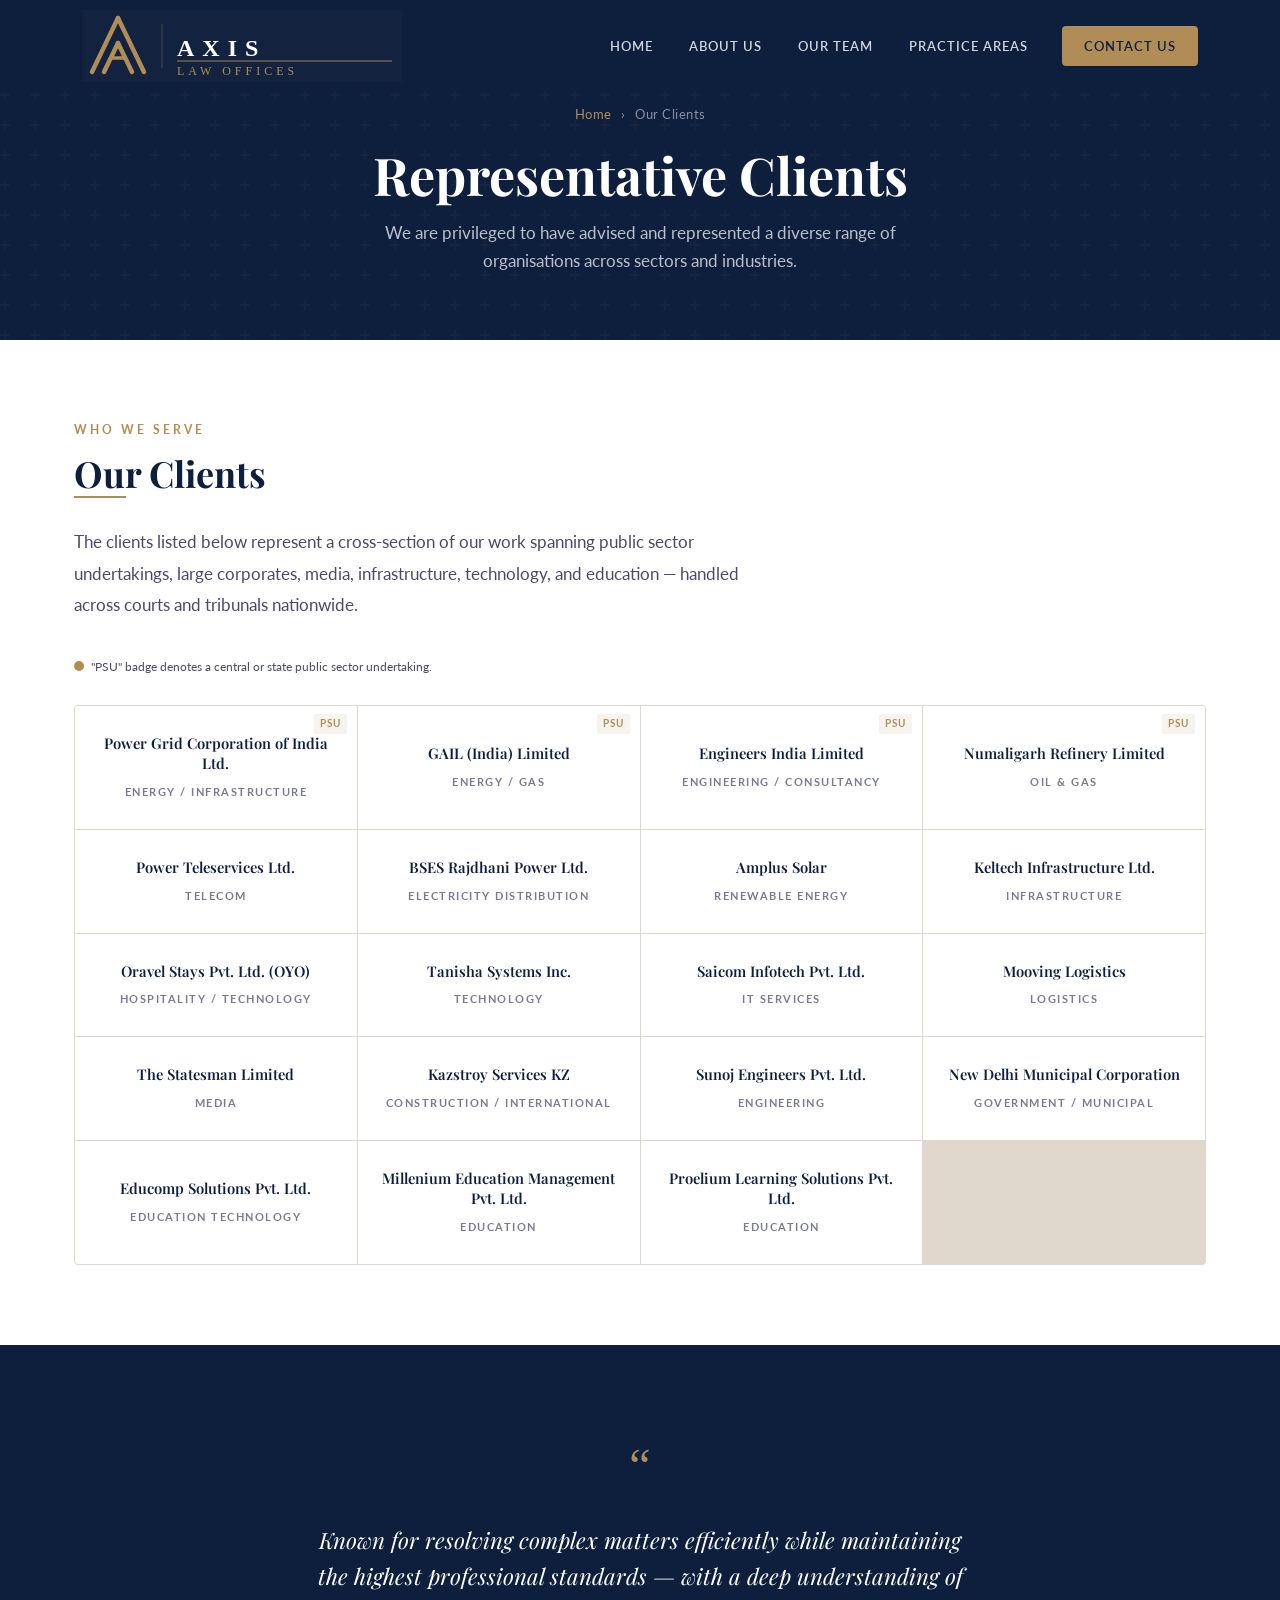
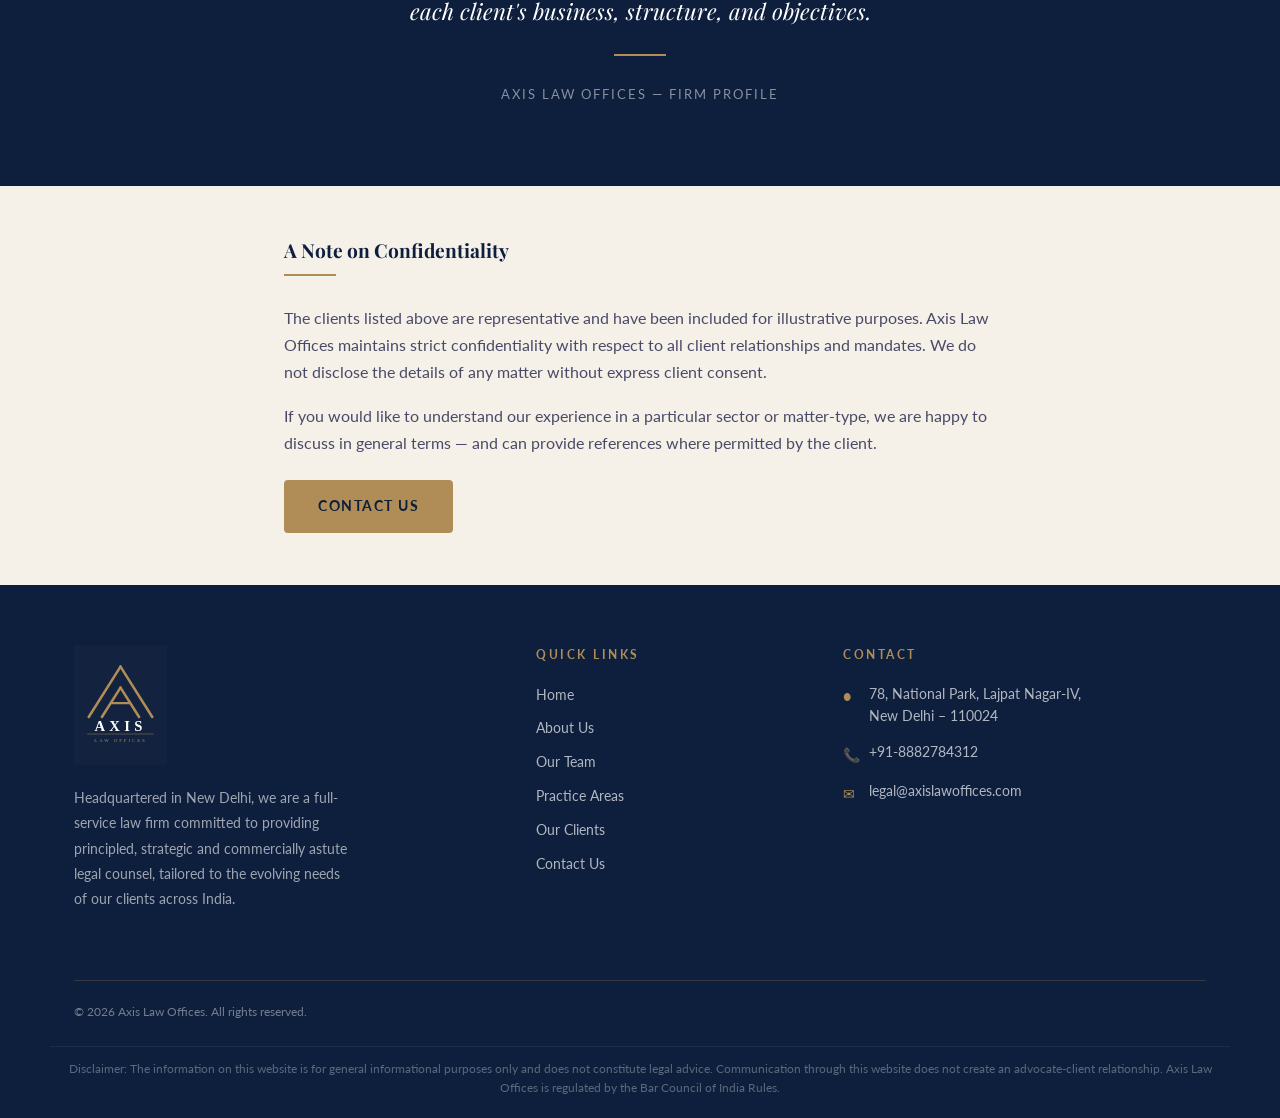
<file: clients.html>
<!DOCTYPE html>
<html lang="en">
<head>
  <meta charset="UTF-8">
  <meta name="viewport" content="width=device-width, initial-scale=1.0">
  <title>Our Clients | Axis Law Offices</title>
  <meta name="description" content="Axis Law Offices has represented a diverse range of clients including Power Grid Corporation, GAIL, OYO, Amplus Solar, and many others across sectors.">
  <meta property="og:title" content="Representative Clients — Axis Law Offices">
  <meta property="og:type" content="website">
  <meta property="og:url" content="https://www.axislawoffices.com/clients.html">
  <meta property="og:description" content="Axis Law Offices has advised and represented a diverse client base spanning public sector undertakings, corporates, and individuals across India, including Power Grid, GAIL, and OYO.">
  <meta property="og:image" content="https://www.axislawoffices.com/assets/images/og-image.png">
  <meta name="google-site-verification" content="P93_I5XcGip1ZYVR0rBOwzYZ3Yh3n7kT1pCF7isnG9s">
  <link rel="preconnect" href="https://fonts.googleapis.com">
  <link rel="preconnect" href="https://fonts.gstatic.com" crossorigin>
  <link href="https://fonts.googleapis.com/css2?family=Playfair+Display:ital,wght@0,400;0,600;0,700;1,400&family=Lato:wght@300;400;600;700&display=swap" rel="stylesheet">
  <link rel="stylesheet" href="assets/css/style.css">
  <link rel="stylesheet" href="assets/css/components.css">
  <link rel="icon" type="image/svg+xml" href="assets/images/logo.svg">
  <link rel="icon" type="image/png" href="assets/images/favicon-32.png" sizes="32x32">
  <link rel="apple-touch-icon" href="assets/images/apple-touch-icon.png">

  <style>
    .clients-full-grid {
      display: grid;
      grid-template-columns: repeat(4, 1fr);
      gap: 1px;
      background: var(--border);
      border: 1px solid var(--border);
      border-radius: var(--radius);
      overflow: hidden;
    }
    .client-cell {
      background: var(--white);
      padding: 28px 20px;
      display: flex;
      flex-direction: column;
      align-items: center;
      justify-content: center;
      text-align: center;
      gap: 8px;
      transition: background var(--transition), color var(--transition);
      position: relative;
    }
    .client-cell:hover { background: var(--navy); }
    .client-cell:hover .client-name { color: var(--gold); }
    .client-cell:hover .client-sector { color: rgba(255,255,255,0.55); }
    .client-name {
      font-family: var(--font-heading);
      font-size: 0.92rem;
      font-weight: 600;
      color: var(--navy);
      line-height: 1.35;
      transition: color var(--transition);
    }
    .client-sector {
      font-size: 0.7rem;
      font-weight: 700;
      letter-spacing: 1.5px;
      text-transform: uppercase;
      color: var(--text-light);
      transition: color var(--transition);
    }
    .client-cell.psu-cell::before {
      content: 'PSU';
      position: absolute;
      top: 8px;
      right: 10px;
      font-size: 0.6rem;
      font-weight: 700;
      letter-spacing: 1px;
      color: var(--gold);
      background: rgba(176,141,87,0.1);
      padding: 2px 6px;
      border-radius: 2px;
    }
    @media(max-width: 900px) { .clients-full-grid { grid-template-columns: repeat(3,1fr); } }
    @media(max-width: 600px) { .clients-full-grid { grid-template-columns: repeat(2,1fr); } }
    @media(max-width: 380px) { .clients-full-grid { grid-template-columns: 1fr; } }

    .sector-filter {
      display: flex;
      gap: 10px;
      flex-wrap: wrap;
      margin-bottom: 36px;
    }
    .legend-item {
      display: flex;
      align-items: center;
      gap: 7px;
      font-size: 0.78rem;
      color: var(--text-mid);
    }
    .legend-dot {
      width: 10px;
      height: 10px;
      border-radius: 50%;
      background: var(--gold);
      flex-shrink: 0;
    }
  </style>
</head>
<body>

<!-- NAV -->
<nav class="site-nav" role="navigation" aria-label="Main navigation">
  <div class="nav-inner">
    <a href="index.html" class="nav-logo" aria-label="Axis Law Offices — Home">
      <img src="assets/images/logo-horizontal.svg" alt="Axis Law Offices" height="72">
    </a>
    <div class="nav-links">
      <a href="index.html">Home</a>
      <a href="about.html">About Us</a>
      <a href="team.html">Our Team</a>
      <a href="practice-areas.html">Practice Areas</a>
      <a href="contact.html" class="nav-cta">Contact Us</a>
    </div>
    <button class="nav-hamburger" aria-label="Toggle menu" aria-expanded="false" aria-controls="mobile-menu">
      <span></span><span></span><span></span>
    </button>
  </div>
  <div class="nav-mobile" id="mobile-menu">
    <a href="index.html">Home</a>
    <a href="about.html">About Us</a>
    <a href="team.html">Our Team</a>
    <a href="practice-areas.html">Practice Areas</a>
    <a href="contact.html" class="nav-cta">Contact Us</a>
  </div>
</nav>

<!-- PAGE HERO -->
<header class="page-hero">
  <div class="container">
    <nav class="breadcrumb" aria-label="Breadcrumb">
      <a href="index.html">Home</a><span aria-hidden="true"> › </span>Our Clients
    </nav>
    <h1>Representative Clients</h1>
    <p>We are privileged to have advised and represented a diverse range of organisations across sectors and industries.</p>
  </div>
</header>

<!-- CLIENT GRID -->
<section class="section bg-white" aria-labelledby="clients-heading">
  <div class="container">
    <span class="section-label">Who We Serve</span>
    <h2 id="clients-heading">Our Clients</h2>
    <div class="gold-rule" aria-hidden="true"></div>
    <p class="lead" style="margin-bottom: 36px;">
      The clients listed below represent a cross-section of our work spanning public sector undertakings, large corporates, media, infrastructure, technology, and education — handled across courts and tribunals nationwide.
    </p>

    <div class="legend-item" style="margin-bottom: 28px;">
      <span class="legend-dot" aria-hidden="true"></span>
      <span>"PSU" badge denotes a central or state public sector undertaking.</span>
    </div>

    <div class="clients-full-grid" role="list" aria-label="Representative clients of Axis Law Offices">

      <div class="client-cell psu-cell" role="listitem">
        <span class="client-name">Power Grid Corporation of India Ltd.</span>
        <span class="client-sector">Energy / Infrastructure</span>
      </div>
      <div class="client-cell psu-cell" role="listitem">
        <span class="client-name">GAIL (India) Limited</span>
        <span class="client-sector">Energy / Gas</span>
      </div>
      <div class="client-cell psu-cell" role="listitem">
        <span class="client-name">Engineers India Limited</span>
        <span class="client-sector">Engineering / Consultancy</span>
      </div>
      <div class="client-cell psu-cell" role="listitem">
        <span class="client-name">Numaligarh Refinery Limited</span>
        <span class="client-sector">Oil &amp; Gas</span>
      </div>

      <div class="client-cell" role="listitem">
        <span class="client-name">Power Teleservices Ltd.</span>
        <span class="client-sector">Telecom</span>
      </div>
      <div class="client-cell" role="listitem">
        <span class="client-name">BSES Rajdhani Power Ltd.</span>
        <span class="client-sector">Electricity Distribution</span>
      </div>
      <div class="client-cell" role="listitem">
        <span class="client-name">Amplus Solar</span>
        <span class="client-sector">Renewable Energy</span>
      </div>
      <div class="client-cell" role="listitem">
        <span class="client-name">Keltech Infrastructure Ltd.</span>
        <span class="client-sector">Infrastructure</span>
      </div>

      <div class="client-cell" role="listitem">
        <span class="client-name">Oravel Stays Pvt. Ltd. (OYO)</span>
        <span class="client-sector">Hospitality / Technology</span>
      </div>
      <div class="client-cell" role="listitem">
        <span class="client-name">Tanisha Systems Inc.</span>
        <span class="client-sector">Technology</span>
      </div>
      <div class="client-cell" role="listitem">
        <span class="client-name">Saicom Infotech Pvt. Ltd.</span>
        <span class="client-sector">IT Services</span>
      </div>
      <div class="client-cell" role="listitem">
        <span class="client-name">Mooving Logistics</span>
        <span class="client-sector">Logistics</span>
      </div>

      <div class="client-cell" role="listitem">
        <span class="client-name">The Statesman Limited</span>
        <span class="client-sector">Media</span>
      </div>
      <div class="client-cell" role="listitem">
        <span class="client-name">Kazstroy Services KZ</span>
        <span class="client-sector">Construction / International</span>
      </div>
      <div class="client-cell" role="listitem">
        <span class="client-name">Sunoj Engineers Pvt. Ltd.</span>
        <span class="client-sector">Engineering</span>
      </div>
      <div class="client-cell" role="listitem">
        <span class="client-name">New Delhi Municipal Corporation</span>
        <span class="client-sector">Government / Municipal</span>
      </div>

      <div class="client-cell" role="listitem">
        <span class="client-name">Educomp Solutions Pvt. Ltd.</span>
        <span class="client-sector">Education Technology</span>
      </div>
      <div class="client-cell" role="listitem">
        <span class="client-name">Millenium Education Management Pvt. Ltd.</span>
        <span class="client-sector">Education</span>
      </div>
      <div class="client-cell" role="listitem">
        <span class="client-name">Proelium Learning Solutions Pvt. Ltd.</span>
        <span class="client-sector">Education</span>
      </div>

    </div>
  </div>
</section>

<!-- TESTIMONIAL / TRUST BAND -->
<section class="section bg-navy text-center" aria-labelledby="trust-heading">
  <div class="container" style="max-width: 700px;">
    <div style="font-size: 3rem; color: var(--gold); margin-bottom: 16px; font-family: Georgia, serif;" aria-hidden="true">&ldquo;</div>
    <h2 id="trust-heading" class="section-title--white" style="font-size: 1.4rem; font-style: italic; font-weight: 400; line-height: 1.6; margin-bottom: 24px;">
      Known for resolving complex matters efficiently while maintaining the highest professional standards — with a deep understanding of each client's business, structure, and objectives.
    </h2>
    <div class="gold-rule gold-rule--center" aria-hidden="true"></div>
    <p style="color: rgba(255,255,255,0.5); font-size: 0.8rem; letter-spacing: 2px; text-transform: uppercase; margin: 0;">Axis Law Offices — Firm Profile</p>
  </div>
</section>

<!-- CONFIDENTIALITY NOTE -->
<section class="section-sm bg-cream" aria-labelledby="conf-heading">
  <div class="container" style="max-width: 760px;">
    <h2 id="conf-heading" style="font-size: 1.2rem; margin-bottom: 12px;">A Note on Confidentiality</h2>
    <div class="gold-rule" aria-hidden="true"></div>
    <p>
      The clients listed above are representative and have been included for illustrative purposes. Axis Law Offices maintains strict confidentiality with respect to all client relationships and mandates. We do not disclose the details of any matter without express client consent.
    </p>
    <p>
      If you would like to understand our experience in a particular sector or matter-type, we are happy to discuss in general terms — and can provide references where permitted by the client.
    </p>
    <div class="mt-24">
      <a href="contact.html" class="btn btn-primary">Contact Us</a>
    </div>
  </div>
</section>

<!-- FOOTER -->
<footer class="site-footer" role="contentinfo">
  <div class="container">
    <div class="footer-grid">
      <div class="footer-brand">
        <img src="assets/images/logo.svg" alt="Axis Law Offices" class="footer-logo" loading="lazy">
        <p>Headquartered in New Delhi, we are a full-service law firm committed to providing principled, strategic and commercially astute legal counsel, tailored to the evolving needs of our clients across India.</p>
      </div>
      <div class="footer-nav">
        <p class="footer-heading">Quick Links</p>
        <nav class="footer-links" aria-label="Footer navigation">
          <a href="index.html">Home</a>
          <a href="about.html">About Us</a>
          <a href="team.html">Our Team</a>
          <a href="practice-areas.html">Practice Areas</a>
          <a href="clients.html">Our Clients</a>
          <a href="contact.html">Contact Us</a>
        </nav>
      </div>
      <div class="footer-contact-col">
        <p class="footer-heading">Contact</p>
        <div class="footer-contact-item">
          <span class="icon" aria-hidden="true">&#9679;</span>
          <address style="font-style:normal;">78, National Park, Lajpat Nagar-IV,<br>New Delhi – 110024</address>
        </div>
        <div class="footer-contact-item">
          <span class="icon" aria-hidden="true">&#128222;</span>
          <a href="tel:+918882784312">+91-8882784312</a>
        </div>
        <div class="footer-contact-item">
          <span class="icon" aria-hidden="true">&#9993;</span>
          <a href="mailto:legal@axislawoffices.com">legal@axislawoffices.com</a>
        </div>
      </div>
    </div>
    <div class="footer-bottom">
      <p>&copy; 2026 Axis Law Offices. All rights reserved.</p>
    </div>
  </div>
  <p class="footer-disclaimer container">
    Disclaimer: The information on this website is for general informational purposes only and does not constitute legal advice. Communication through this website does not create an advocate-client relationship. Axis Law Offices is regulated by the Bar Council of India Rules.
  </p>
</footer>

<button id="scroll-top" aria-label="Scroll to top">&#8593;</button>
<!-- GoatCounter Analytics: privacy-first, no cookies, no consent banner needed -->
<script data-goatcounter="https://axislawoffices.goatcounter.com/count"
        async src="//gc.zgo.at/count.js"></script>
<script src="assets/js/main.js"></script>
</body>
</html>
</file>
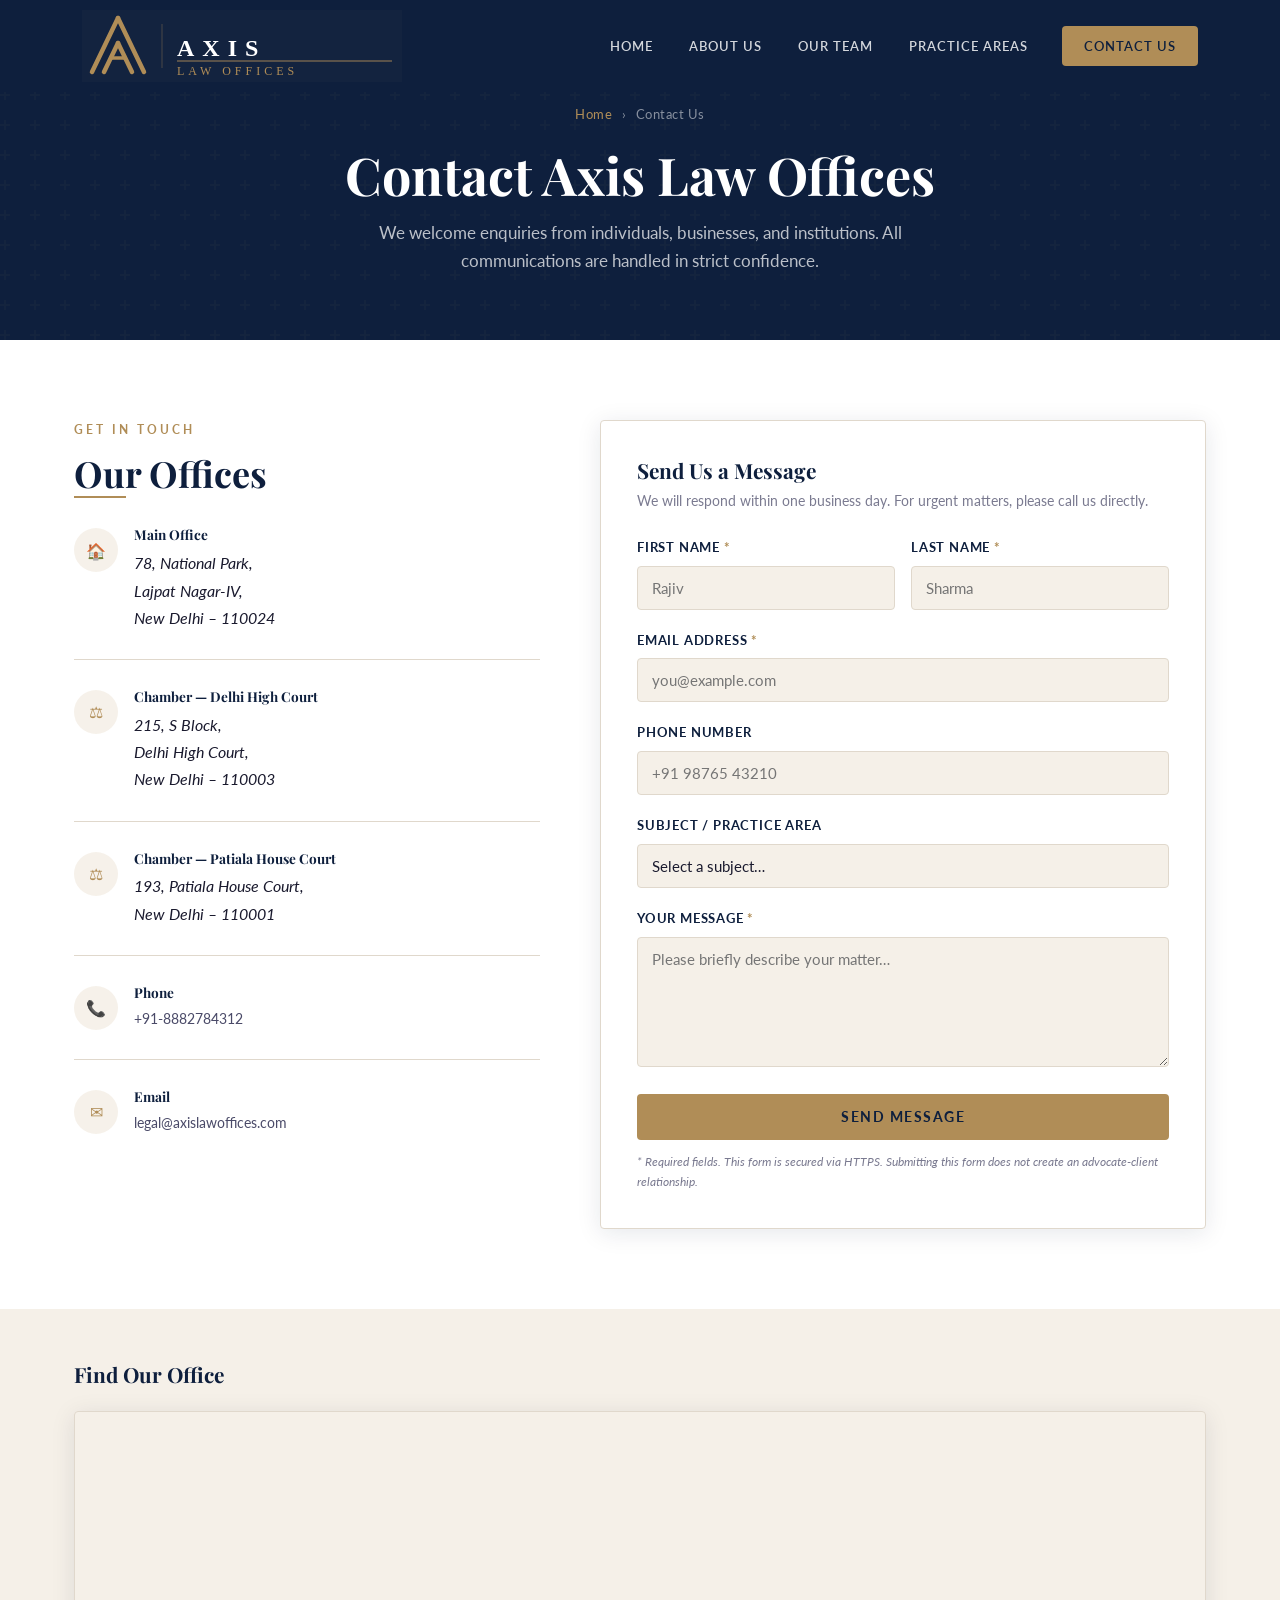
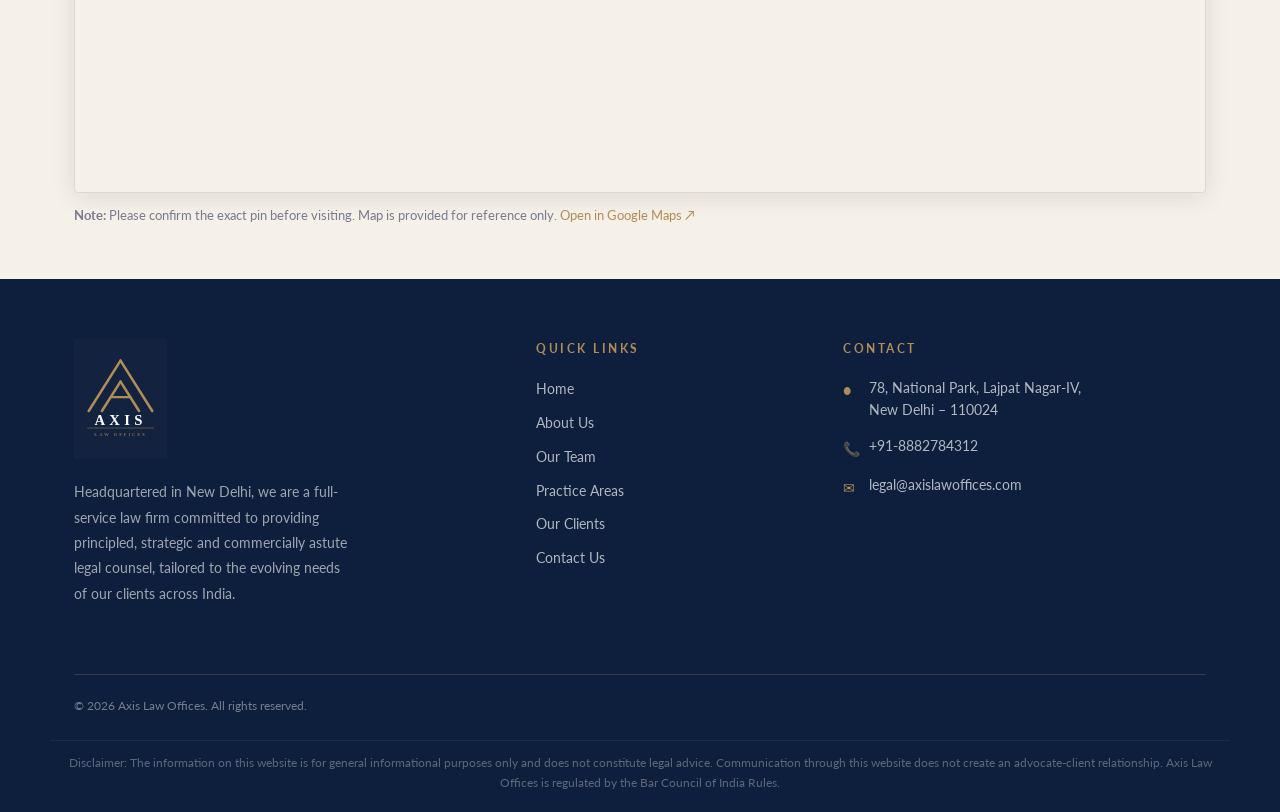
<file: contact.html>
<!DOCTYPE html>
<html lang="en">
<head>
  <meta charset="UTF-8">
  <meta name="viewport" content="width=device-width, initial-scale=1.0">
  <title>Contact Us | Axis Law Offices — New Delhi</title>
  <meta name="description" content="Contact Axis Law Offices at our New Delhi office or chambers. Phone: +91-8882784312. Email: legal@axislawoffices.com. Office at 78, National Park, Lajpat Nagar-IV.">
  <meta property="og:title" content="Contact Axis Law Offices">
  <meta property="og:type" content="website">
  <meta property="og:url" content="https://www.axislawoffices.com/contact.html">
  <meta property="og:description" content="Contact Axis Law Offices — 78, National Park, Lajpat Nagar-IV, New Delhi. Phone: +91-8882784312. Email: legal@axislawoffices.com.">
  <meta property="og:image" content="https://www.axislawoffices.com/assets/images/og-image.png">
  <meta name="google-site-verification" content="P93_I5XcGip1ZYVR0rBOwzYZ3Yh3n7kT1pCF7isnG9s">
  <link rel="preconnect" href="https://fonts.googleapis.com">
  <link rel="preconnect" href="https://fonts.gstatic.com" crossorigin>
  <link href="https://fonts.googleapis.com/css2?family=Playfair+Display:ital,wght@0,400;0,600;0,700;1,400&family=Lato:wght@300;400;600;700&display=swap" rel="stylesheet">
  <link rel="stylesheet" href="assets/css/style.css">
  <link rel="stylesheet" href="assets/css/components.css">
  <link rel="icon" type="image/svg+xml" href="assets/images/logo.svg">
  <link rel="icon" type="image/png" href="assets/images/favicon-32.png" sizes="32x32">
  <link rel="apple-touch-icon" href="assets/images/apple-touch-icon.png">
</head>
<body>

<!-- NAV -->
<nav class="site-nav" role="navigation" aria-label="Main navigation">
  <div class="nav-inner">
    <a href="index.html" class="nav-logo" aria-label="Axis Law Offices — Home">
      <img src="assets/images/logo-horizontal.svg" alt="Axis Law Offices" height="72">
    </a>
    <div class="nav-links">
      <a href="index.html">Home</a>
      <a href="about.html">About Us</a>
      <a href="team.html">Our Team</a>
      <a href="practice-areas.html">Practice Areas</a>
      <a href="contact.html" class="nav-cta active">Contact Us</a>
    </div>
    <button class="nav-hamburger" aria-label="Toggle menu" aria-expanded="false" aria-controls="mobile-menu">
      <span></span><span></span><span></span>
    </button>
  </div>
  <div class="nav-mobile" id="mobile-menu">
    <a href="index.html">Home</a>
    <a href="about.html">About Us</a>
    <a href="team.html">Our Team</a>
    <a href="practice-areas.html">Practice Areas</a>
    <a href="contact.html" class="nav-cta">Contact Us</a>
  </div>
</nav>

<!-- PAGE HERO -->
<header class="page-hero">
  <div class="container">
    <nav class="breadcrumb" aria-label="Breadcrumb">
      <a href="index.html">Home</a><span aria-hidden="true"> › </span>Contact Us
    </nav>
    <h1>Contact Axis Law Offices</h1>
    <p>We welcome enquiries from individuals, businesses, and institutions. All communications are handled in strict confidence.</p>
  </div>
</header>

<!-- CONTACT LAYOUT -->
<section class="section bg-white" aria-labelledby="contact-heading">
  <div class="container">
    <div class="contact-layout">

      <!-- Left: Info -->
      <div>
        <span class="section-label">Get in Touch</span>
        <h2 id="contact-heading">Our Offices</h2>
        <div class="gold-rule" aria-hidden="true"></div>

        <!-- Office -->
        <div class="contact-info-item">
          <div class="contact-info-icon" aria-hidden="true">&#127968;</div>
          <div class="contact-info-text">
            <h4>Main Office</h4>
            <address>
              78, National Park,<br>
              Lajpat Nagar-IV,<br>
              New Delhi – 110024
            </address>
          </div>
        </div>

        <!-- Chamber 1 -->
        <div class="contact-info-item">
          <div class="contact-info-icon" aria-hidden="true">&#9878;</div>
          <div class="contact-info-text">
            <h4>Chamber — Delhi High Court</h4>
            <address>
              215, S Block,<br>
              Delhi High Court,<br>
              New Delhi – 110003
            </address>
          </div>
        </div>

        <!-- Chamber 2 -->
        <div class="contact-info-item">
          <div class="contact-info-icon" aria-hidden="true">&#9878;</div>
          <div class="contact-info-text">
            <h4>Chamber — Patiala House Court</h4>
            <address>
              193, Patiala House Court,<br>
              New Delhi – 110001
            </address>
          </div>
        </div>

        <!-- Phone -->
        <div class="contact-info-item">
          <div class="contact-info-icon" aria-hidden="true">&#128222;</div>
          <div class="contact-info-text">
            <h4>Phone</h4>
            <a href="tel:+918882784312">+91-8882784312</a>
          </div>
        </div>

        <!-- Email -->
        <div class="contact-info-item">
          <div class="contact-info-icon" aria-hidden="true">&#9993;</div>
          <div class="contact-info-text">
            <h4>Email</h4>
            <a href="mailto:legal@axislawoffices.com">legal@axislawoffices.com</a>
          </div>
        </div>
      </div>

      <!-- Right: Form -->
      <div class="contact-form-wrap">
        <h3 style="font-size: 1.3rem; margin-bottom: 6px;">Send Us a Message</h3>
        <p style="font-size: 0.88rem; color: var(--text-light); margin-bottom: 24px;">
          We will respond within one business day. For urgent matters, please call us directly.
        </p>

        <!--
          ╔══════════════════════════════════════════════════════════════╗
          ║  CONTACT FORM SETUP — ACTION REQUIRED BEFORE GOING LIVE     ║
          ║                                                              ║
          ║  1. Go to https://formspree.io and sign up for free.        ║
          ║  2. Click "+ New Form", name it "Axis Law Offices Contact". ║
          ║  3. Set the recipient email to: legal@axislawoffices.com    ║
          ║  4. Copy your form endpoint (format: /f/XXXXXXXX)           ║
          ║  5. Replace YOUR_FORMSPREE_ENDPOINT below with that URL.    ║
          ║                                                              ║
          ║  Until replaced, form submissions will return an error.     ║
          ╚══════════════════════════════════════════════════════════════╝
        -->
        <form
          id="contact-form"
          action="https://formspree.io/f/xrewkprj"
          method="POST"
          novalidate
          aria-label="Contact form"
        >
          <!-- Honeypot field to deter spam (hidden from real users) -->
          <input type="text" name="_gotcha" style="display:none" tabindex="-1" autocomplete="off">
          <!-- Redirect back to this page after submission -->
          <input type="hidden" name="_next" value="contact.html">

          <div class="grid-2" style="gap: 16px;">
            <div class="form-group">
              <label for="fname">First Name <span aria-hidden="true" style="color:var(--gold)">*</span></label>
              <input type="text" id="fname" name="first_name" required placeholder="Rajiv" autocomplete="given-name">
            </div>
            <div class="form-group">
              <label for="lname">Last Name <span aria-hidden="true" style="color:var(--gold)">*</span></label>
              <input type="text" id="lname" name="last_name" required placeholder="Sharma" autocomplete="family-name">
            </div>
          </div>

          <div class="form-group">
            <label for="email">Email Address <span aria-hidden="true" style="color:var(--gold)">*</span></label>
            <input type="email" id="email" name="email" required placeholder="you@example.com" autocomplete="email">
          </div>

          <div class="form-group">
            <label for="phone">Phone Number</label>
            <input type="tel" id="phone" name="phone" placeholder="+91 98765 43210" autocomplete="tel">
          </div>

          <div class="form-group">
            <label for="subject">Subject / Practice Area</label>
            <select id="subject" name="subject">
              <option value="" disabled selected>Select a subject…</option>
              <option>Arbitration &amp; Dispute Resolution</option>
              <option>Civil, Commercial &amp; White-Collar Litigation</option>
              <option>Intellectual Property Law</option>
              <option>Insolvency &amp; Bankruptcy</option>
              <option>Corporate, Commercial, Mergers &amp; Acquisitions</option>
              <option>Banking, Finance, Insurance &amp; Recovery Laws</option>
              <option>Energy, Infrastructure, Environment &amp; Regulatory Laws</option>
              <option>Media, Telecom, Technology &amp; Cyber Law</option>
              <option>Labour &amp; Employment Law</option>
              <option>Real Estate, Property &amp; RERA Laws</option>
              <option>Competition &amp; Tax Litigation</option>
              <option>General Enquiry</option>
            </select>
          </div>

          <div class="form-group">
            <label for="message">Your Message <span aria-hidden="true" style="color:var(--gold)">*</span></label>
            <textarea id="message" name="message" required placeholder="Please briefly describe your matter…"></textarea>
          </div>

          <button type="submit" class="btn btn-primary" style="width:100%;">Send Message</button>

          <div id="form-success" class="form-success" role="alert">
            Thank you — your message has been sent. We will be in touch within one business day.
          </div>

          <p class="form-note">
            * Required fields. This form is secured via HTTPS. Submitting this form does not create an advocate-client relationship.
          </p>
        </form>
      </div>

    </div>
  </div>
</section>

<!-- MAP -->
<section class="section-sm bg-cream" aria-labelledby="map-heading">
  <div class="container">
    <h2 id="map-heading" style="font-size:1.3rem; margin-bottom: 24px;">Find Our Office</h2>
    <div class="map-wrap">
      <!--
        Google Maps embed for 78 National Park, Lajpat Nagar-IV, New Delhi.
        To get your embed URL: Google Maps → share → Embed a map → copy iframe src.
        Replace the src below with the actual embed URL from Google Maps.
      -->
      <iframe
        src="https://www.google.com/maps/embed?pb=!1m18!1m12!1m3!1d3504.267928199689!2d77.23546577495414!3d28.56171618729403!2m3!1f0!2f0!3f0!3m2!1i1024!2i768!4f13.1!3m3!1m2!1s0x390ce24b79d25947%3Axdd693ecd86877dc5!2s78%2C%20National%20Park%20Ln%2C%20National%20Park%2C%20Lajpat%20Nagar%2C%20New%20Delhi%2C%20Delhi%20110024!5e0!3m2!1sen!2sin!4v1782597504621!5m2!1sen!2sin"
        width="100%"
        height="380"
        style="border:0;"
        allowfullscreen=""
        loading="lazy"
        referrerpolicy="no-referrer-when-downgrade"
        title="Axis Law Offices location — 78 National Park, Lajpat Nagar-IV, New Delhi"
      ></iframe>
    </div>
    <p style="font-size:0.8rem; color:var(--text-light); margin-top:12px;">
      <strong>Note:</strong> Please confirm the exact pin before visiting. Map is provided for reference only.
      <a href="https://maps.google.com/?q=78+National+Park+Lajpat+Nagar+IV+New+Delhi" target="_blank" rel="noopener noreferrer" style="color:var(--gold);">Open in Google Maps &#8599;</a>
    </p>
  </div>
</section>

<!-- FOOTER -->
<footer class="site-footer" role="contentinfo">
  <div class="container">
    <div class="footer-grid">
      <div class="footer-brand">
        <img src="assets/images/logo.svg" alt="Axis Law Offices" class="footer-logo" loading="lazy">
        <p>Headquartered in New Delhi, we are a full-service law firm committed to providing principled, strategic and commercially astute legal counsel, tailored to the evolving needs of our clients across India.</p>
      </div>
      <div class="footer-nav">
        <p class="footer-heading">Quick Links</p>
        <nav class="footer-links" aria-label="Footer navigation">
          <a href="index.html">Home</a>
          <a href="about.html">About Us</a>
          <a href="team.html">Our Team</a>
          <a href="practice-areas.html">Practice Areas</a>
          <a href="clients.html">Our Clients</a>
          <a href="contact.html">Contact Us</a>
        </nav>
      </div>
      <div class="footer-contact-col">
        <p class="footer-heading">Contact</p>
        <div class="footer-contact-item">
          <span class="icon" aria-hidden="true">&#9679;</span>
          <address style="font-style:normal;">78, National Park, Lajpat Nagar-IV,<br>New Delhi – 110024</address>
        </div>
        <div class="footer-contact-item">
          <span class="icon" aria-hidden="true">&#128222;</span>
          <a href="tel:+918882784312">+91-8882784312</a>
        </div>
        <div class="footer-contact-item">
          <span class="icon" aria-hidden="true">&#9993;</span>
          <a href="mailto:legal@axislawoffices.com">legal@axislawoffices.com</a>
        </div>
      </div>
    </div>
    <div class="footer-bottom">
      <p>&copy; 2026 Axis Law Offices. All rights reserved.</p>
    </div>
  </div>
  <p class="footer-disclaimer container">
    Disclaimer: The information on this website is for general informational purposes only and does not constitute legal advice. Communication through this website does not create an advocate-client relationship. Axis Law Offices is regulated by the Bar Council of India Rules.
  </p>
</footer>

<button id="scroll-top" aria-label="Scroll to top">&#8593;</button>
<!-- GoatCounter Analytics: privacy-first, no cookies, no consent banner needed -->
<script data-goatcounter="https://axislawoffices.goatcounter.com/count"
        async src="//gc.zgo.at/count.js"></script>
<script src="assets/js/main.js"></script>
</body>
</html>
</file>
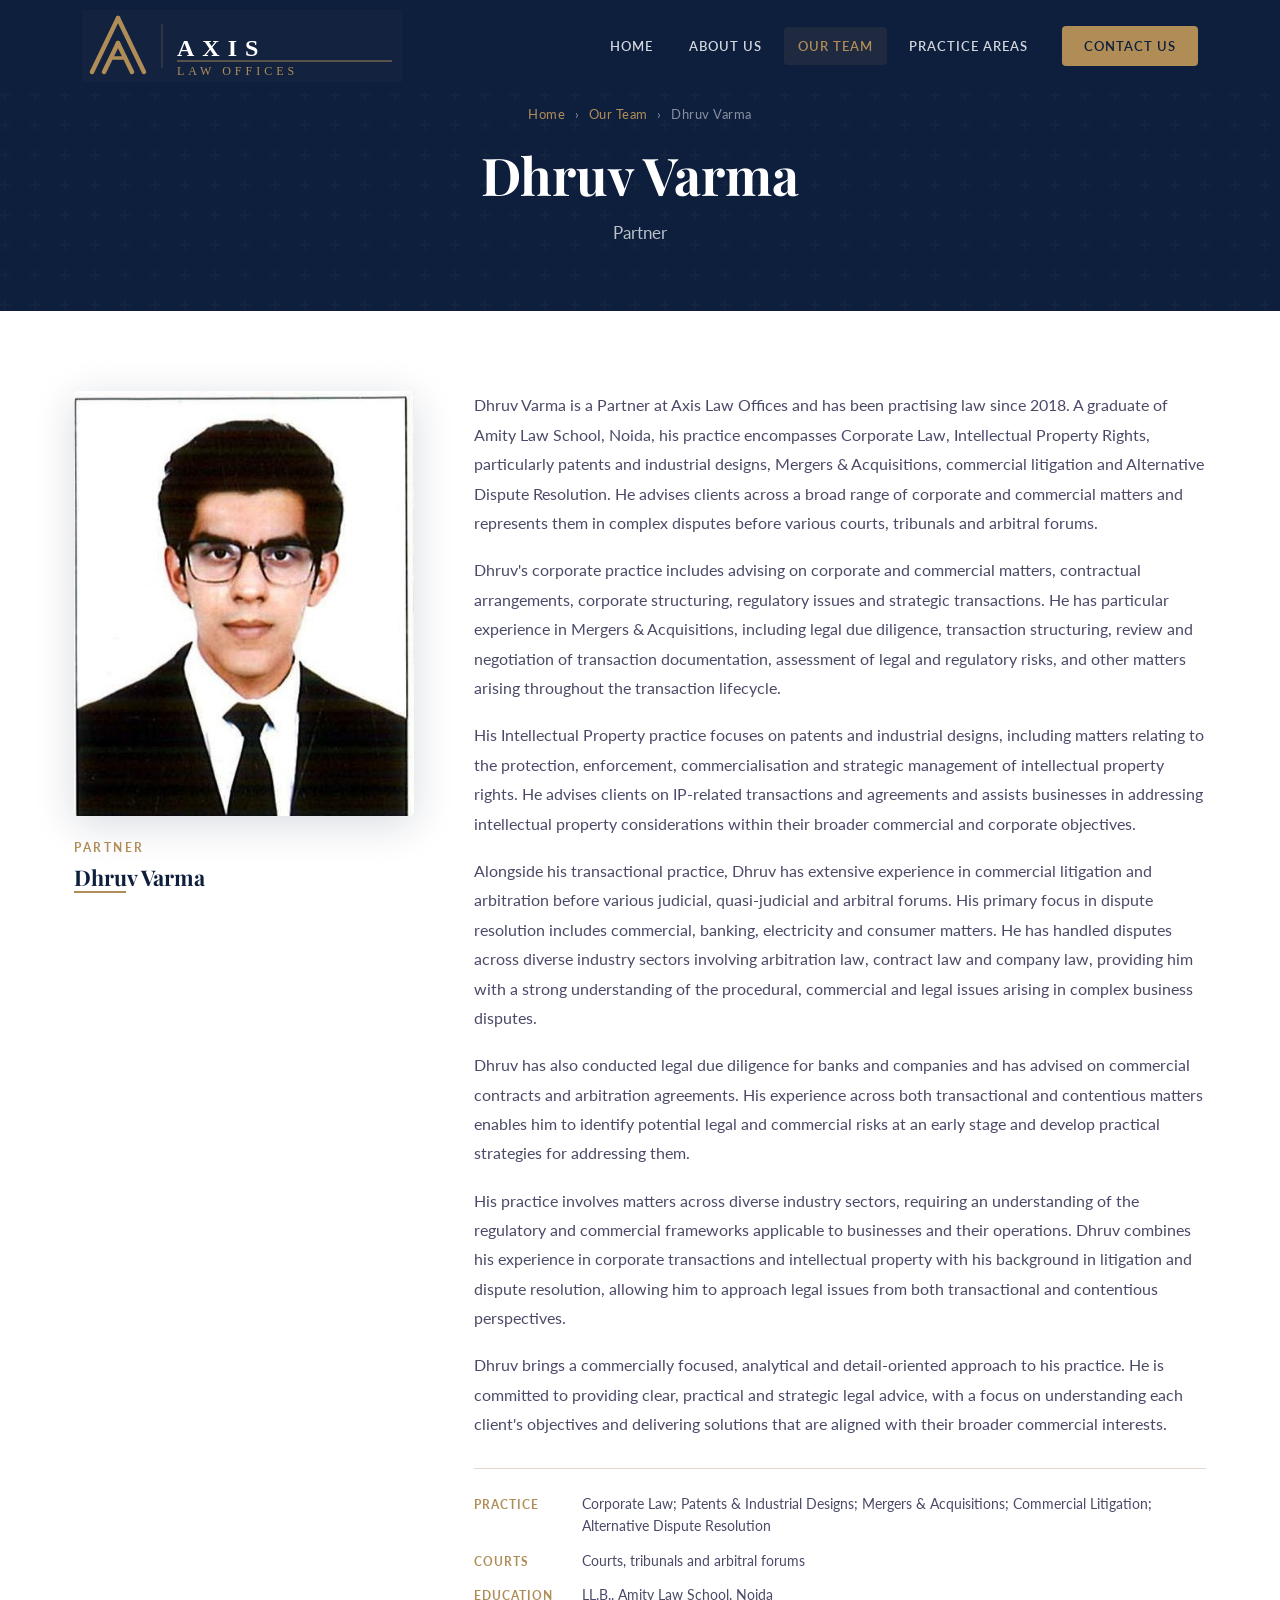
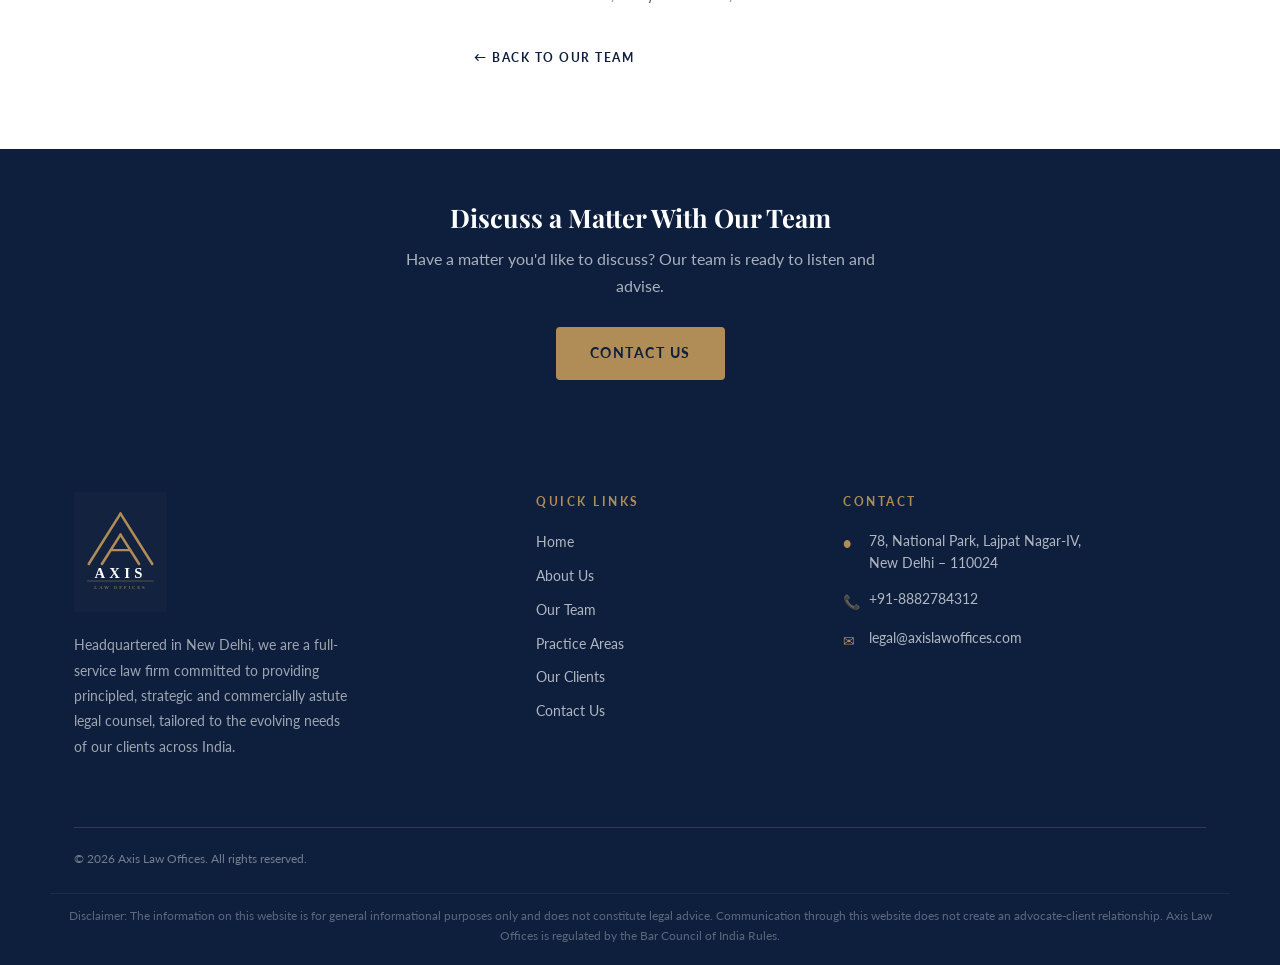
<file: dhruv-varma.html>
<!DOCTYPE html>
<html lang="en">
<head>
  <meta charset="UTF-8">
  <meta name="viewport" content="width=device-width, initial-scale=1.0">
  <title>Dhruv Varma | Partner — Axis Law Offices</title>
  <meta name="description" content="Dhruv Varma, Partner at Axis Law Offices — corporate law, patents and industrial designs, mergers and acquisitions, commercial litigation and alternative dispute resolution.">
  <meta property="og:title" content="Dhruv Varma — Partner, Axis Law Offices">
  <meta property="og:description" content="Dhruv Varma, Partner at Axis Law Offices — corporate law, patents and industrial designs, mergers and acquisitions, commercial litigation and alternative dispute resolution.">
  <meta property="og:type" content="profile">
  <meta property="og:url" content="https://www.axislawoffices.com/dhruv-varma.html">
  <meta property="og:image" content="https://www.axislawoffices.com/assets/images/og-image.png">
  <meta name="google-site-verification" content="P93_I5XcGip1ZYVR0rBOwzYZ3Yh3n7kT1pCF7isnG9s">
  <link rel="preconnect" href="https://fonts.googleapis.com">
  <link rel="preconnect" href="https://fonts.gstatic.com" crossorigin>
  <link href="https://fonts.googleapis.com/css2?family=Playfair+Display:ital,wght@0,400;0,600;0,700;1,400&family=Lato:wght@300;400;600;700&display=swap" rel="stylesheet">
  <link rel="stylesheet" href="assets/css/style.css">
  <link rel="stylesheet" href="assets/css/components.css">
  <link rel="icon" type="image/svg+xml" href="assets/images/logo.svg">
  <link rel="icon" type="image/png" href="assets/images/favicon-32.png" sizes="32x32">
  <link rel="apple-touch-icon" href="assets/images/apple-touch-icon.png">

  <style>
    .profile-layout {
      display: grid;
      grid-template-columns: 340px 1fr;
      gap: 60px;
      align-items: start;
    }
    .profile-aside { position: sticky; top: 120px; }
    .profile-photo {
      width: 100%;
      aspect-ratio: 4 / 5;
      object-fit: cover;
      object-position: center top;
      border-radius: var(--radius);
      box-shadow: var(--shadow-lg);
      background: var(--cream);
      display: block;
    }
    .profile-aside .role-tag {
      font-family: var(--font-body);
      font-size: 0.72rem;
      font-weight: 700;
      letter-spacing: 2.5px;
      text-transform: uppercase;
      color: var(--gold);
      display: block;
      margin-top: 22px;
    }
    .profile-aside h2 { font-size: 1.35rem; margin-top: 6px; }
    .profile-body p { font-size: 0.97rem; line-height: 1.9; margin-bottom: 1.1rem; }
    .profile-meta {
      margin-top: 28px;
      padding-top: 24px;
      border-top: 1px solid var(--border);
    }
    .profile-meta-item {
      display: flex;
      gap: 16px;
      font-size: 0.85rem;
      color: var(--text-mid);
      margin-bottom: 12px;
      line-height: 1.65;
    }
    .profile-meta-item:last-child { margin-bottom: 0; }
    .profile-meta-label {
      color: var(--gold);
      font-weight: 700;
      font-size: 0.72rem;
      letter-spacing: 1px;
      text-transform: uppercase;
      min-width: 92px;
      flex-shrink: 0;
      padding-top: 2px;
    }
    .profile-back {
      display: inline-block;
      margin-top: 40px;
      font-size: 0.78rem;
      font-weight: 700;
      letter-spacing: 1.5px;
      text-transform: uppercase;
      color: var(--navy);
      transition: color var(--transition);
    }
    .profile-back:hover { color: var(--gold); }

    @media (max-width: 900px) {
      .profile-layout { grid-template-columns: 1fr; gap: 36px; }
      .profile-aside { position: static; max-width: 300px; margin: 0 auto; text-align: center; }
      .profile-meta-item { flex-direction: column; gap: 2px; }
    }
  </style>
</head>
<body>

<!-- NAV -->
<nav class="site-nav" role="navigation" aria-label="Main navigation">
  <div class="nav-inner">
    <a href="index.html" class="nav-logo" aria-label="Axis Law Offices — Home">
      <img src="assets/images/logo-horizontal.svg" alt="Axis Law Offices" height="72">
    </a>
    <div class="nav-links">
      <a href="index.html">Home</a>
      <a href="about.html">About Us</a>
      <a href="team.html" class="active">Our Team</a>
      <a href="practice-areas.html">Practice Areas</a>
      <a href="contact.html" class="nav-cta">Contact Us</a>
    </div>
    <button class="nav-hamburger" aria-label="Toggle menu" aria-expanded="false" aria-controls="mobile-menu">
      <span></span><span></span><span></span>
    </button>
  </div>
  <div class="nav-mobile" id="mobile-menu">
    <a href="index.html">Home</a>
    <a href="about.html">About Us</a>
    <a href="team.html">Our Team</a>
    <a href="practice-areas.html">Practice Areas</a>
    <a href="contact.html" class="nav-cta">Contact Us</a>
  </div>
</nav>

<!-- PAGE HERO -->
<header class="page-hero">
  <div class="container">
    <nav class="breadcrumb" aria-label="Breadcrumb">
      <a href="index.html">Home</a><span aria-hidden="true"> &rsaquo; </span><a href="team.html">Our Team</a><span aria-hidden="true"> &rsaquo; </span>Dhruv Varma
    </nav>
    <h1>Dhruv Varma</h1>
    <p>Partner</p>
  </div>
</header>

<!-- PROFILE -->
<section class="section bg-white" aria-labelledby="profile-heading">
  <div class="container">
    <div class="profile-layout">
      <div class="profile-aside">
        <img src="assets/images/team-dhruv-varma.jpg" alt="Dhruv Varma, Partner — Axis Law Offices" class="profile-photo" loading="eager">
        <span class="role-tag">Partner</span>
        <h2 id="profile-heading">Dhruv Varma</h2>
        <div class="gold-rule" aria-hidden="true"></div>
      </div>

      <div class="profile-body">
        <p>
          Dhruv Varma is a Partner at Axis Law Offices and has been practising law since 2018. A graduate of Amity Law School, Noida, his practice encompasses Corporate Law, Intellectual Property Rights, particularly patents and industrial designs, Mergers &amp; Acquisitions, commercial litigation and Alternative Dispute Resolution. He advises clients across a broad range of corporate and commercial matters and represents them in complex disputes before various courts, tribunals and arbitral forums.
        </p>
        <p>
          Dhruv's corporate practice includes advising on corporate and commercial matters, contractual arrangements, corporate structuring, regulatory issues and strategic transactions. He has particular experience in Mergers &amp; Acquisitions, including legal due diligence, transaction structuring, review and negotiation of transaction documentation, assessment of legal and regulatory risks, and other matters arising throughout the transaction lifecycle.
        </p>
        <p>
          His Intellectual Property practice focuses on patents and industrial designs, including matters relating to the protection, enforcement, commercialisation and strategic management of intellectual property rights. He advises clients on IP-related transactions and agreements and assists businesses in addressing intellectual property considerations within their broader commercial and corporate objectives.
        </p>
        <p>
          Alongside his transactional practice, Dhruv has extensive experience in commercial litigation and arbitration before various judicial, quasi-judicial and arbitral forums. His primary focus in dispute resolution includes commercial, banking, electricity and consumer matters. He has handled disputes across diverse industry sectors involving arbitration law, contract law and company law, providing him with a strong understanding of the procedural, commercial and legal issues arising in complex business disputes.
        </p>
        <p>
          Dhruv has also conducted legal due diligence for banks and companies and has advised on commercial contracts and arbitration agreements. His experience across both transactional and contentious matters enables him to identify potential legal and commercial risks at an early stage and develop practical strategies for addressing them.
        </p>
        <p>
          His practice involves matters across diverse industry sectors, requiring an understanding of the regulatory and commercial frameworks applicable to businesses and their operations. Dhruv combines his experience in corporate transactions and intellectual property with his background in litigation and dispute resolution, allowing him to approach legal issues from both transactional and contentious perspectives.
        </p>
        <p>
          Dhruv brings a commercially focused, analytical and detail-oriented approach to his practice. He is committed to providing clear, practical and strategic legal advice, with a focus on understanding each client's objectives and delivering solutions that are aligned with their broader commercial interests.
        </p>
        <div class="profile-meta">
          <div class="profile-meta-item">
            <span class="profile-meta-label">Practice</span>
            <span>Corporate Law; Patents &amp; Industrial Designs; Mergers &amp; Acquisitions; Commercial Litigation; Alternative Dispute Resolution</span>
          </div>
          <div class="profile-meta-item">
            <span class="profile-meta-label">Courts</span>
            <span>Courts, tribunals and arbitral forums</span>
          </div>
          <div class="profile-meta-item">
            <span class="profile-meta-label">Education</span>
            <span>LL.B., Amity Law School, Noida</span>
          </div>
        </div>

        <a href="team.html" class="profile-back">&#8592; Back to Our Team</a>
      </div>
    </div>
  </div>
</section>

<!-- CTA -->
<section class="section-sm bg-navy text-center" aria-labelledby="profile-cta">
  <div class="container">
    <h2 class="section-title--white" id="profile-cta" style="font-size: 1.6rem; margin-bottom: 12px;">Discuss a Matter With Our Team</h2>
    <p style="color:rgba(255,255,255,0.65); max-width: 480px; margin: 0 auto 28px;">
      Have a matter you'd like to discuss? Our team is ready to listen and advise.
    </p>
    <a href="contact.html" class="btn btn-primary">Contact Us</a>
  </div>
</section>

<!-- FOOTER -->
<footer class="site-footer" role="contentinfo">
  <div class="container">
    <div class="footer-grid">
      <div class="footer-brand">
        <img src="assets/images/logo.svg" alt="Axis Law Offices" class="footer-logo" loading="lazy">
        <p>Headquartered in New Delhi, we are a full-service law firm committed to providing principled, strategic and commercially astute legal counsel, tailored to the evolving needs of our clients across India.</p>
      </div>
      <div class="footer-nav">
        <p class="footer-heading">Quick Links</p>
        <nav class="footer-links" aria-label="Footer navigation">
          <a href="index.html">Home</a>
          <a href="about.html">About Us</a>
          <a href="team.html">Our Team</a>
          <a href="practice-areas.html">Practice Areas</a>
          <a href="clients.html">Our Clients</a>
          <a href="contact.html">Contact Us</a>
        </nav>
      </div>
      <div class="footer-contact-col">
        <p class="footer-heading">Contact</p>
        <div class="footer-contact-item">
          <span class="icon" aria-hidden="true">&#9679;</span>
          <address style="font-style:normal;">78, National Park, Lajpat Nagar-IV,<br>New Delhi – 110024</address>
        </div>
        <div class="footer-contact-item">
          <span class="icon" aria-hidden="true">&#128222;</span>
          <a href="tel:+918882784312">+91-8882784312</a>
        </div>
        <div class="footer-contact-item">
          <span class="icon" aria-hidden="true">&#9993;</span>
          <a href="mailto:legal@axislawoffices.com">legal@axislawoffices.com</a>
        </div>
      </div>
    </div>
    <div class="footer-bottom">
      <p>&copy; 2026 Axis Law Offices. All rights reserved.</p>
    </div>
  </div>
  <p class="footer-disclaimer container">
    Disclaimer: The information on this website is for general informational purposes only and does not constitute legal advice. Communication through this website does not create an advocate-client relationship. Axis Law Offices is regulated by the Bar Council of India Rules.
  </p>
</footer>

<button id="scroll-top" aria-label="Scroll to top">&#8593;</button>
<!-- GoatCounter Analytics: privacy-first, no cookies, no consent banner needed -->
<script data-goatcounter="https://axislawoffices.goatcounter.com/count"
        async src="//gc.zgo.at/count.js"></script>
<script src="assets/js/main.js"></script>
</body>
</html>
</file>
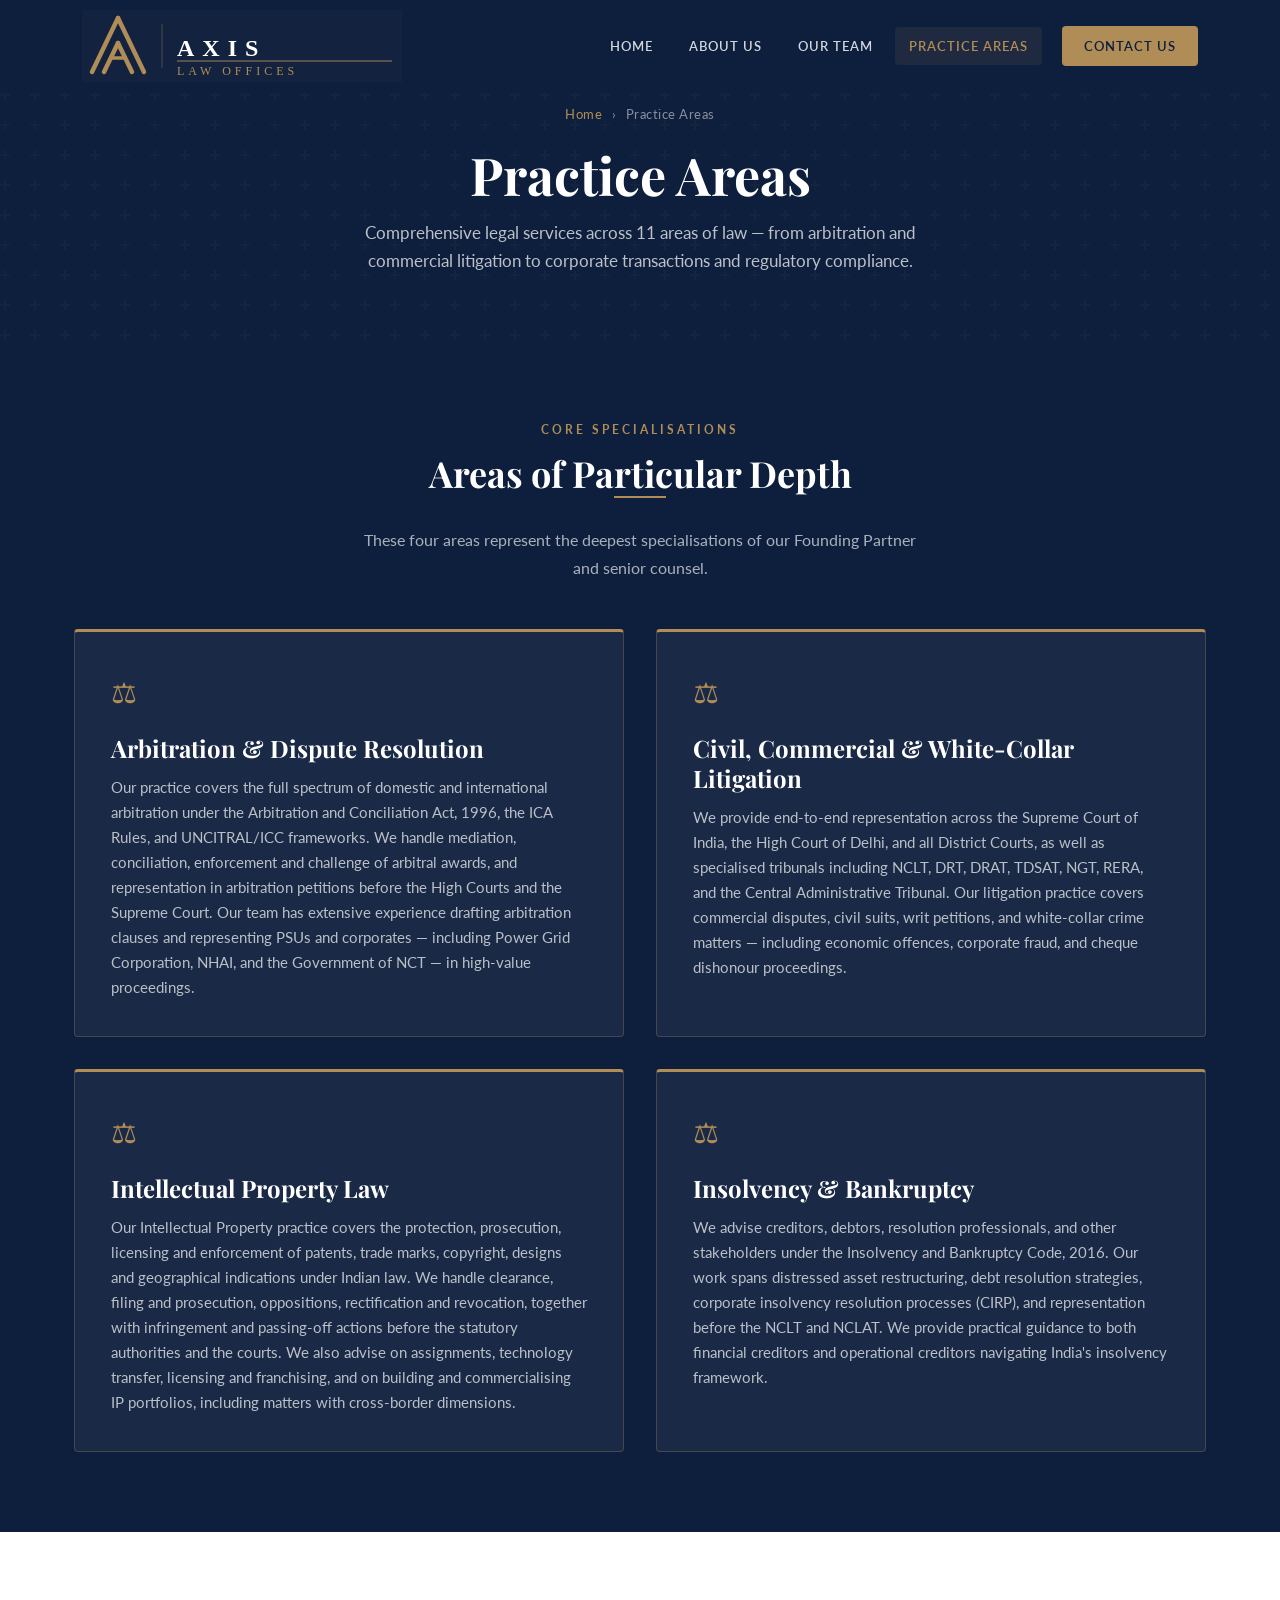
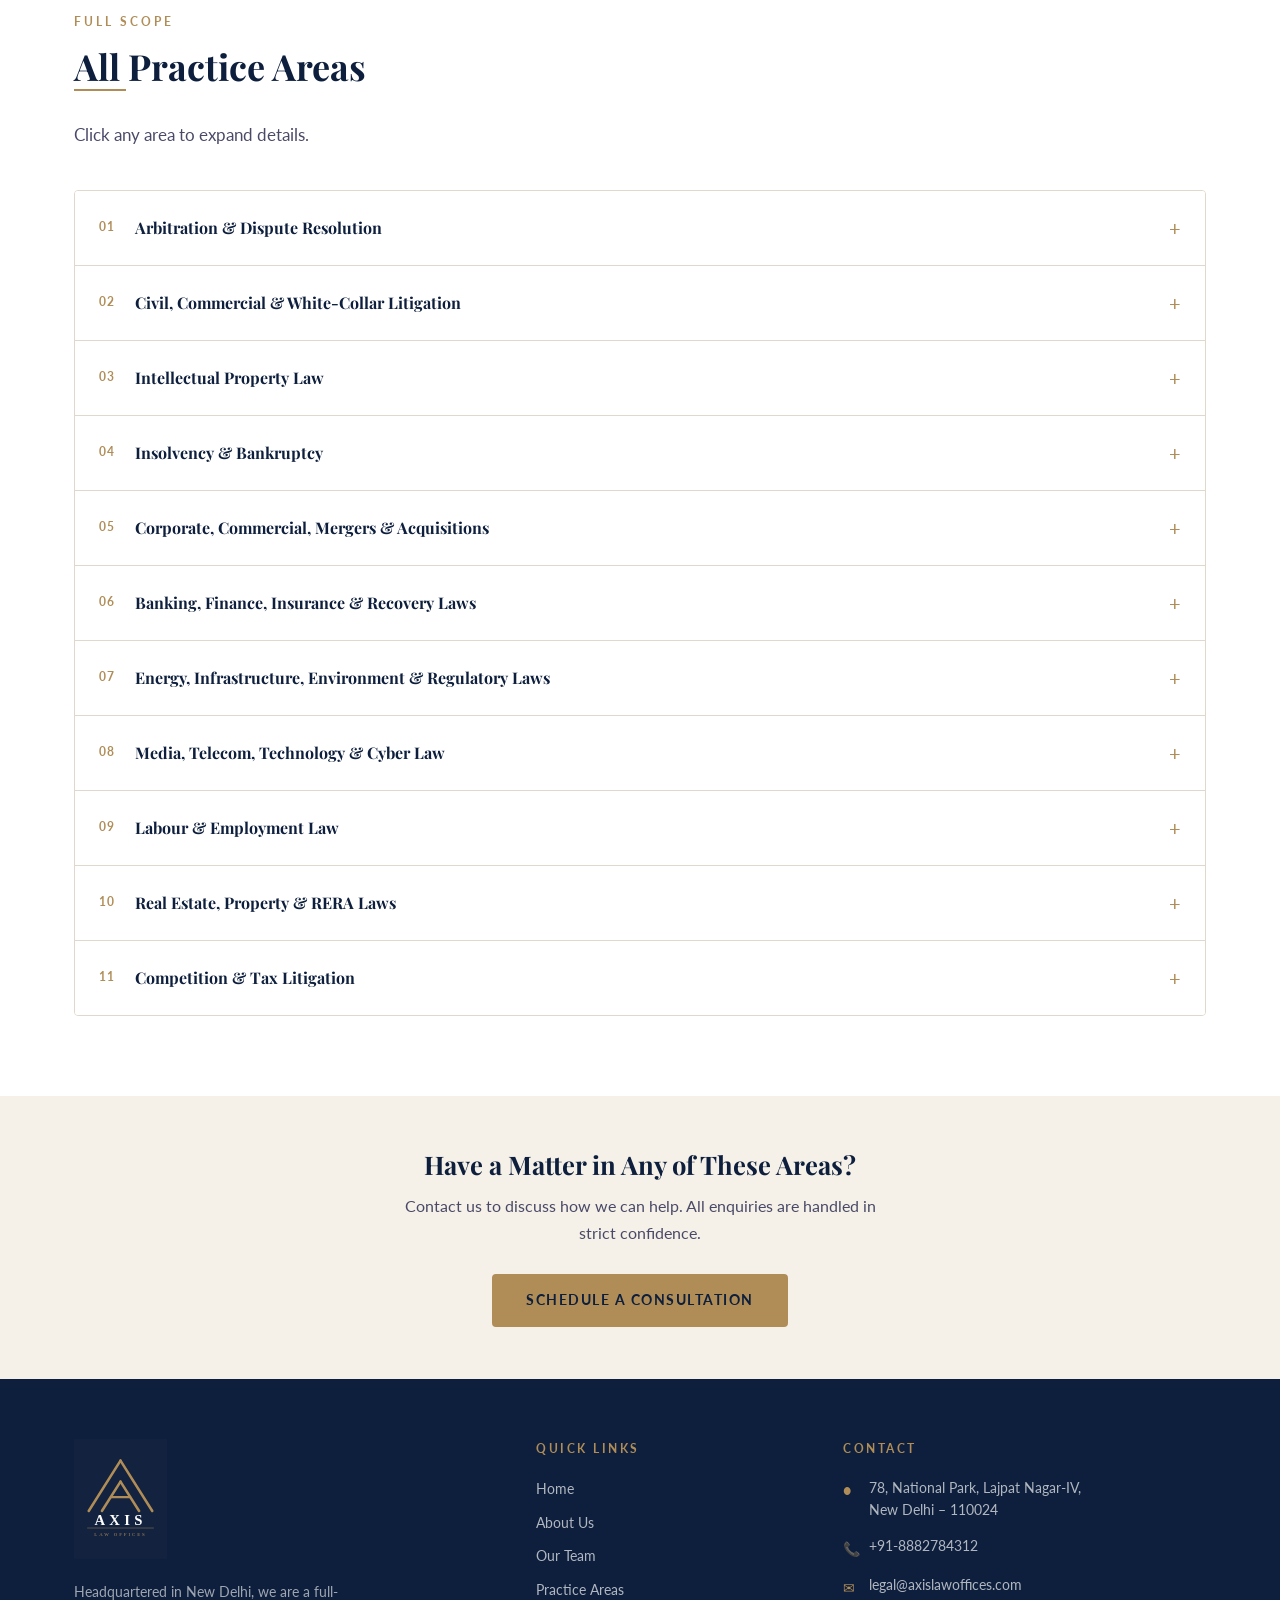
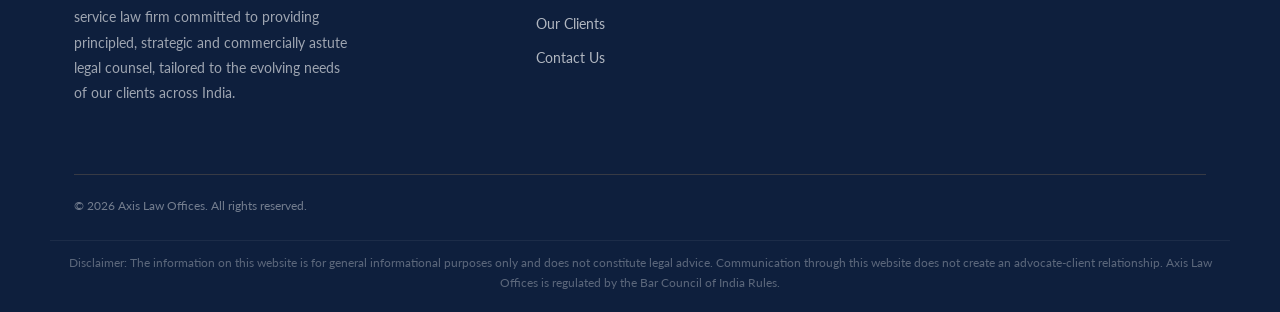
<file: practice-areas.html>
<!DOCTYPE html>
<html lang="en">
<head>
  <meta charset="UTF-8">
  <meta name="viewport" content="width=device-width, initial-scale=1.0">
  <title>Practice Areas | Axis Law Offices</title>
  <meta name="description" content="Axis Law Offices offers 11 practice areas including arbitration, commercial litigation, insolvency, banking, corporate, energy, IP, tax, real estate, and more.">
  <meta property="og:title" content="Practice Areas — Axis Law Offices">
  <meta property="og:type" content="website">
  <meta property="og:url" content="https://www.axislawoffices.com/practice-areas.html">
  <meta property="og:description" content="Axis Law Offices offers comprehensive legal services across 11 practice areas — arbitration, commercial litigation, insolvency, banking, corporate, energy, cyber law, and more.">
  <meta property="og:image" content="https://www.axislawoffices.com/assets/images/og-image.png">
  <meta name="google-site-verification" content="P93_I5XcGip1ZYVR0rBOwzYZ3Yh3n7kT1pCF7isnG9s">
  <link rel="preconnect" href="https://fonts.googleapis.com">
  <link rel="preconnect" href="https://fonts.gstatic.com" crossorigin>
  <link href="https://fonts.googleapis.com/css2?family=Playfair+Display:ital,wght@0,400;0,600;0,700;1,400&family=Lato:wght@300;400;600;700&display=swap" rel="stylesheet">
  <link rel="stylesheet" href="assets/css/style.css">
  <link rel="stylesheet" href="assets/css/components.css">
  <link rel="icon" type="image/svg+xml" href="assets/images/logo.svg">
  <link rel="icon" type="image/png" href="assets/images/favicon-32.png" sizes="32x32">
  <link rel="apple-touch-icon" href="assets/images/apple-touch-icon.png">
</head>
<body>

<!-- NAV -->
<nav class="site-nav" role="navigation" aria-label="Main navigation">
  <div class="nav-inner">
    <a href="index.html" class="nav-logo" aria-label="Axis Law Offices — Home">
      <img src="assets/images/logo-horizontal.svg" alt="Axis Law Offices" height="72">
    </a>
    <div class="nav-links">
      <a href="index.html">Home</a>
      <a href="about.html">About Us</a>
      <a href="team.html">Our Team</a>
      <a href="practice-areas.html" class="active">Practice Areas</a>
      <a href="contact.html" class="nav-cta">Contact Us</a>
    </div>
    <button class="nav-hamburger" aria-label="Toggle menu" aria-expanded="false" aria-controls="mobile-menu">
      <span></span><span></span><span></span>
    </button>
  </div>
  <div class="nav-mobile" id="mobile-menu">
    <a href="index.html">Home</a>
    <a href="about.html">About Us</a>
    <a href="team.html">Our Team</a>
    <a href="practice-areas.html">Practice Areas</a>
    <a href="contact.html" class="nav-cta">Contact Us</a>
  </div>
</nav>

<!-- PAGE HERO -->
<header class="page-hero">
  <div class="container">
    <nav class="breadcrumb" aria-label="Breadcrumb">
      <a href="index.html">Home</a><span aria-hidden="true"> › </span>Practice Areas
    </nav>
    <h1>Practice Areas</h1>
    <p>Comprehensive legal services across 11 areas of law — from arbitration and commercial litigation to corporate transactions and regulatory compliance.</p>
  </div>
</header>

<!-- FEATURED FOUR -->
<section class="section bg-navy" aria-labelledby="featured-heading">
  <div class="container">
    <div class="text-center" style="margin-bottom: 48px;">
      <span class="section-label">Core Specialisations</span>
      <h2 id="featured-heading" class="section-title--white">Areas of Particular Depth</h2>
      <div class="gold-rule gold-rule--center" aria-hidden="true"></div>
      <p style="color:rgba(255,255,255,0.65); max-width: 580px; margin: 0 auto;">
        These four areas represent the deepest specialisations of our Founding Partner and senior counsel.
      </p>
    </div>

    <div class="grid-2" role="list">
      <div style="background: rgba(255,255,255,0.05); border: 1px solid rgba(176,141,87,0.3); border-radius: 4px; padding: 36px; border-top: 3px solid var(--gold);" role="listitem" id="arbitration">
        <div style="font-size: 1.8rem; color: var(--gold); margin-bottom: 16px;" aria-hidden="true">&#9878;</div>
        <h3 style="color:var(--white); margin-bottom: 12px;">Arbitration &amp; Dispute Resolution</h3>
        <p style="color:rgba(255,255,255,0.7); font-size:0.92rem;">
          Our practice covers the full spectrum of domestic and international arbitration under the Arbitration and Conciliation Act, 1996, the ICA Rules, and UNCITRAL/ICC frameworks. We handle mediation, conciliation, enforcement and challenge of arbitral awards, and representation in arbitration petitions before the High Courts and the Supreme Court. Our team has extensive experience drafting arbitration clauses and representing PSUs and corporates — including Power Grid Corporation, NHAI, and the Government of NCT — in high-value proceedings.
        </p>
      </div>
      <div style="background: rgba(255,255,255,0.05); border: 1px solid rgba(176,141,87,0.3); border-radius: 4px; padding: 36px; border-top: 3px solid var(--gold);" role="listitem" id="litigation">
        <div style="font-size: 1.8rem; color: var(--gold); margin-bottom: 16px;" aria-hidden="true">&#9878;</div>
        <h3 style="color:var(--white); margin-bottom: 12px;">Civil, Commercial &amp; White-Collar Litigation</h3>
        <p style="color:rgba(255,255,255,0.7); font-size:0.92rem;">
          We provide end-to-end representation across the Supreme Court of India, the High Court of Delhi, and all District Courts, as well as specialised tribunals including NCLT, DRT, DRAT, TDSAT, NGT, RERA, and the Central Administrative Tribunal. Our litigation practice covers commercial disputes, civil suits, writ petitions, and white-collar crime matters — including economic offences, corporate fraud, and cheque dishonour proceedings.
        </p>
      </div>
      <div style="background: rgba(255,255,255,0.05); border: 1px solid rgba(176,141,87,0.3); border-radius: 4px; padding: 36px; border-top: 3px solid var(--gold);" role="listitem" id="intellectual-property">
        <div style="font-size: 1.8rem; color: var(--gold); margin-bottom: 16px;" aria-hidden="true">&#9878;</div>
        <h3 style="color:var(--white); margin-bottom: 12px;">Intellectual Property Law</h3>
        <p style="color:rgba(255,255,255,0.7); font-size:0.92rem;">
          Our Intellectual Property practice covers the protection, prosecution, licensing and enforcement of patents, trade marks, copyright, designs and geographical indications under Indian law. We handle clearance, filing and prosecution, oppositions, rectification and revocation, together with infringement and passing-off actions before the statutory authorities and the courts. We also advise on assignments, technology transfer, licensing and franchising, and on building and commercialising IP portfolios, including matters with cross-border dimensions.
        </p>
      </div>
      <div style="background: rgba(255,255,255,0.05); border: 1px solid rgba(176,141,87,0.3); border-radius: 4px; padding: 36px; border-top: 3px solid var(--gold);" role="listitem" id="insolvency">
        <div style="font-size: 1.8rem; color: var(--gold); margin-bottom: 16px;" aria-hidden="true">&#9878;</div>
        <h3 style="color:var(--white); margin-bottom: 12px;">Insolvency &amp; Bankruptcy</h3>
        <p style="color:rgba(255,255,255,0.7); font-size:0.92rem;">
          We advise creditors, debtors, resolution professionals, and other stakeholders under the Insolvency and Bankruptcy Code, 2016. Our work spans distressed asset restructuring, debt resolution strategies, corporate insolvency resolution processes (CIRP), and representation before the NCLT and NCLAT. We provide practical guidance to both financial creditors and operational creditors navigating India's insolvency framework.
        </p>
      </div>
    </div>
  </div>
</section>

<!-- ALL PRACTICE AREAS ACCORDION -->
<section class="section bg-white" aria-labelledby="all-areas-heading">
  <div class="container">
    <span class="section-label">Full Scope</span>
    <h2 id="all-areas-heading">All Practice Areas</h2>
    <div class="gold-rule" aria-hidden="true"></div>
    <p class="lead" style="margin-bottom: 40px;">Click any area to expand details.</p>

    <div class="practice-accordion" role="list">

      <div class="accordion-item" role="listitem">
        <div class="accordion-header" role="button" tabindex="0" aria-expanded="false">
          <h3><span class="area-num">01</span>Arbitration &amp; Dispute Resolution</h3>
          <span class="accordion-icon" aria-hidden="true">+</span>
        </div>
        <div class="accordion-body">
          <p>The Arbitration and Dispute Resolution practice encompasses domestic and international arbitration, mediation, conciliation and other forms of alternative dispute resolution. The practice covers arbitration proceedings under the Arbitration and Conciliation Act, 1996, as well as proceedings conducted under institutional and international frameworks, including ICC, UNCITRAL and ICA Rules. It includes the drafting, review and enforcement of arbitration agreements and dispute resolution clauses, together with advice on the conduct and strategy of arbitral proceedings. The practice further extends to applications for interim measures, appointment and constitution of arbitral tribunals, challenges to arbitral awards and proceedings for enforcement of awards. Representation is undertaken before arbitral tribunals, the High Courts and the Supreme Court of India in arbitration-related matters. The Firm has acted for public sector undertakings, government bodies and private enterprises in substantial and complex commercial disputes. Particular emphasis is placed on the formulation of effective dispute resolution strategies having regard to the legal, commercial and jurisdictional dimensions of each matter. The practice is directed towards achieving efficient, legally sustainable and commercially appropriate resolution of disputes.</p>
        </div>
      </div>

      <div class="accordion-item" role="listitem">
        <div class="accordion-header" role="button" tabindex="0" aria-expanded="false">
          <h3><span class="area-num">02</span>Civil, Commercial &amp; White-Collar Litigation</h3>
          <span class="accordion-icon" aria-hidden="true">+</span>
        </div>
        <div class="accordion-body">
          <p>The Civil, Commercial and White-Collar Litigation practice encompasses complex civil, commercial, constitutional and criminal proceedings before courts and specialised tribunals. The practice covers commercial disputes, contractual claims, civil suits, writ proceedings, injunctions, recovery actions and proceedings arising from corporate and business relationships. It further extends to white-collar crime, economic offences, corporate fraud, financial irregularities, criminal breach of trust, cheating and proceedings arising from dishonour of cheques under applicable law. Representation is undertaken before the Supreme Court of India, High Courts, District Courts and specialised forums including the NCLT, DRT, DRAT, NGT, TDSAT, RERA and CAT. The practice includes both contentious representation and pre-litigation advisory, with emphasis on identifying legal and evidentiary issues at an early stage. Advice is provided on litigation strategy, interim relief, settlement, enforcement and appellate remedies. The Firm also acts in matters involving overlapping civil, commercial, regulatory and criminal proceedings. The practice is founded upon rigorous legal analysis, effective advocacy and a clear appreciation of the commercial and reputational interests involved.</p>
        </div>
      </div>

      <div class="accordion-item" role="listitem">
        <div class="accordion-header" role="button" tabindex="0" aria-expanded="false">
          <h3><span class="area-num">03</span>Intellectual Property Law</h3>
          <span class="accordion-icon" aria-hidden="true">+</span>
        </div>
        <div class="accordion-body">
          <p>The Intellectual Property practice encompasses the protection, prosecution, commercialisation, licensing and enforcement of intellectual property rights under Indian law. The practice covers patents under the Patents Act, 1970, including patent strategy, drafting and prosecution, examination, oppositions, revocation, compulsory licensing and infringement proceedings. It further covers trade marks under the Trade Marks Act, 1999, including clearance, filing, prosecution, opposition, rectification, assignment, licensing, infringement and passing-off actions. The practice includes copyright protection under the Copyright Act, 1957, covering literary, dramatic, musical and artistic works, cinematograph films, sound recordings, software and other protected works, together with registration, licensing and enforcement. Advice is also provided in relation to industrial designs under the Designs Act, 2000, geographical indications under the Geographical Indications of Goods (Registration and Protection) Act, 1999, and the protection and enforcement of rights relating to such commercial identifiers and creative works. The Firm advises on assignments, technology transfer, licensing, franchising, co-existence arrangements, confidentiality and commercialisation of intellectual property assets. The practice also covers infringement, passing off, opposition, cancellation, rectification, invalidity and other contentious proceedings before the relevant statutory authorities and courts. The Firm provides integrated advice on building, protecting, enforcing and commercially exploiting intellectual property portfolios in India, including matters having international and cross-border dimensions.</p>
        </div>
      </div>

      <div class="accordion-item" role="listitem">
        <div class="accordion-header" role="button" tabindex="0" aria-expanded="false">
          <h3><span class="area-num">04</span>Insolvency &amp; Bankruptcy</h3>
          <span class="accordion-icon" aria-hidden="true">+</span>
        </div>
        <div class="accordion-body">
          <p>The Insolvency and Bankruptcy practice encompasses advisory and representation under the Insolvency and Bankruptcy Code, 2016 and related laws governing corporate and individual insolvency. The practice covers insolvency initiation proceedings, claims, debt restructuring, distressed assets, corporate insolvency resolution processes and liquidation proceedings. It includes representation of financial creditors, operational creditors, corporate debtors, resolution professionals and other stakeholders before the NCLT and NCLAT. The practice further extends to avoidance transactions, preferential and fraudulent transactions, resolution plans and issues arising during the insolvency resolution process. Advice is provided on recovery strategies, restructuring options and the legal consequences of financial distress. The Firm also advises on matters involving the interaction of insolvency proceedings with contractual, security, corporate and regulatory rights. Representation is undertaken in contentious proceedings arising from insolvency and restructuring transactions. The practice adopts a commercially informed approach directed towards preservation and maximisation of value while protecting the legal interests of the client.</p>
        </div>
      </div>

      <div class="accordion-item" role="listitem">
        <div class="accordion-header" role="button" tabindex="0" aria-expanded="false">
          <h3><span class="area-num">05</span>Corporate, Commercial, Mergers &amp; Acquisitions</h3>
          <span class="accordion-icon" aria-hidden="true">+</span>
        </div>
        <div class="accordion-body">
          <p>The Corporate and Commercial practice encompasses corporate structuring, incorporation, joint ventures, foreign investment, commercial contracts, corporate restructuring and general corporate advisory. The practice covers mergers and acquisitions, including transaction structuring, legal and corporate due diligence, negotiation and preparation of transaction documentation and regulatory approvals. It includes advice relating to Share Purchase Agreements, Shareholders’ Agreements, Joint Venture Agreements and other investment and corporate arrangements. The practice further extends to FDI, SEBI and other regulatory requirements applicable to corporate transactions. Advice is provided throughout the business lifecycle, from establishment and investment to restructuring and exit. The Firm also assists clients in identifying and managing contractual, regulatory and corporate risks arising from commercial operations. The practice is designed to provide legally sound and commercially practical advice in connection with domestic and cross-border transactions.</p>
        </div>
      </div>

      <div class="accordion-item" role="listitem">
        <div class="accordion-header" role="button" tabindex="0" aria-expanded="false">
          <h3><span class="area-num">06</span>Banking, Finance, Insurance &amp; Recovery Laws</h3>
          <span class="accordion-icon" aria-hidden="true">+</span>
        </div>
        <div class="accordion-body">
          <p>The Banking, Finance and Insurance practice encompasses regulatory, transactional and contentious matters arising from banking and financial activities. The practice covers loan and security documentation, project finance, acquisition finance, securitisation, restructuring and related financial transactions. It includes advice on regulatory requirements of the Reserve Bank of India and proceedings under the SARFAESI Act and allied recovery laws. Representation is undertaken before the DRT, DRAT, High Courts and other appropriate forums in recovery and banking disputes. The practice further extends to insurance and reinsurance matters, including policy interpretation, coverage disputes and claims. Advice is provided to lenders, borrowers, financial institutions, insurers and corporate clients on legal and regulatory aspects of financial transactions. The practice combines transactional understanding with experience in contentious proceedings involving financial and security interests.</p>
        </div>
      </div>

      <div class="accordion-item" role="listitem">
        <div class="accordion-header" role="button" tabindex="0" aria-expanded="false">
          <h3><span class="area-num">07</span>Energy, Infrastructure, Environment &amp; Regulatory Laws</h3>
          <span class="accordion-icon" aria-hidden="true">+</span>
        </div>
        <div class="accordion-body">
          <p>The Energy, Infrastructure and Environment practice encompasses legal and regulatory matters arising from power, renewable energy, infrastructure and environmentally regulated projects. The practice covers project documentation, Power Purchase Agreements, EPC and O&amp;M contracts, concession arrangements and regulatory approvals. It includes representation before the Central Electricity Regulatory Commission, State Electricity Regulatory Commissions and the Appellate Tribunal for Electricity. The practice further extends to environmental compliance under applicable environmental legislation and proceedings before the National Green Tribunal, High Courts and the Supreme Court of India. Advice is provided on regulatory permissions, contractual obligations, project implementation and disputes arising from energy and infrastructure projects. The Firm also advises clients on the legal implications of environmental regulation and compliance requirements. The practice is directed towards addressing the contractual, regulatory and litigation issues that arise throughout the life of major projects.</p>
        </div>
      </div>

      <div class="accordion-item" role="listitem">
        <div class="accordion-header" role="button" tabindex="0" aria-expanded="false">
          <h3><span class="area-num">08</span>Media, Telecom, Technology &amp; Cyber Law</h3>
          <span class="accordion-icon" aria-hidden="true">+</span>
        </div>
        <div class="accordion-body">
          <p>The Media, Telecom, Technology and Cyber Law practice encompasses legal and regulatory issues arising from technology-driven businesses and highly regulated communication sectors. The practice covers broadcasting, telecommunications, digital platforms, Internet services, media operations and related licensing and regulatory requirements. It includes representation before TDSAT, High Courts and the Supreme Court of India in regulatory and licensing disputes. The practice further extends to cyber fraud, data breaches, electronic evidence, online defamation, digital contracts and offences under applicable cyber laws. Advice is provided on technology-related agreements, information technology compliance, data protection and management of legal risks arising from digital operations. The Firm also represents clients in cyber-crime proceedings and disputes involving electronic records and digital transactions. The practice combines regulatory understanding with litigation capability in matters where technology and law intersect.</p>
        </div>
      </div>

      <div class="accordion-item" role="listitem">
        <div class="accordion-header" role="button" tabindex="0" aria-expanded="false">
          <h3><span class="area-num">09</span>Labour &amp; Employment Law</h3>
          <span class="accordion-icon" aria-hidden="true">+</span>
        </div>
        <div class="accordion-body">
          <p>The Labour and Employment practice encompasses advisory and contentious matters arising from the employment relationship and applicable labour legislation. The practice covers employment contracts, service rules, HR policies, disciplinary proceedings, termination, retrenchment and statutory compliance. It includes advice on industrial disputes, employment-related claims and workplace obligations. Representation is undertaken before Labour Courts, Industrial Tribunals, High Courts and other appropriate forums. The practice further extends to disputes concerning employment conditions, service matters and employer-employee relationships. The Firm advises employers on preventive legal measures designed to minimise employment-related disputes and regulatory exposure. The practice also provides representation in contentious matters where negotiation, settlement or litigation becomes necessary.</p>
        </div>
      </div>

      <div class="accordion-item" role="listitem">
        <div class="accordion-header" role="button" tabindex="0" aria-expanded="false">
          <h3><span class="area-num">10</span>Real Estate, Property &amp; RERA Laws</h3>
          <span class="accordion-icon" aria-hidden="true">+</span>
        </div>
        <div class="accordion-body">
          <p>The Real Estate and Property practice encompasses transactional, regulatory and contentious matters relating to immovable property and real estate development. The practice covers title due diligence, land acquisition, development arrangements, joint development agreements, sale deeds, lease deeds and related property documentation. It includes advice concerning township, infrastructure and real estate projects from acquisition through development and completion. The practice further extends to representation before RERA authorities and courts in matters involving developers, promoters, investors and homebuyers. The Firm advises on title, possession, contractual obligations, development rights and regulatory compliance. Representation is also undertaken in property disputes and proceedings arising from real estate transactions. The practice is directed towards identifying title and regulatory risks at an early stage and providing clear legal solutions to complex property matters.</p>
        </div>
      </div>

      <div class="accordion-item" role="listitem">
        <div class="accordion-header" role="button" tabindex="0" aria-expanded="false">
          <h3><span class="area-num">11</span>Competition &amp; Tax Litigation</h3>
          <span class="accordion-icon" aria-hidden="true">+</span>
        </div>
        <div class="accordion-body">
          <p>The Competition and Tax practice encompasses regulatory and contentious matters arising under competition, direct tax and indirect tax laws. The competition practice covers cartel investigations, abuse of dominant position, merger control, competition compliance and proceedings before the Competition Commission of India and appropriate appellate and judicial forums. The tax practice includes advisory and litigation relating to GST, customs, central excise, service tax, VAT and other applicable indirect tax regimes. It further extends to assessments, appeals, regulatory proceedings and disputes before CESTAT, ITAT, High Courts and the Supreme Court of India. The Firm advises businesses on statutory compliance, regulatory exposure and strategies for managing contentious tax and competition matters. Representation is undertaken in matters requiring detailed interpretation of statutory provisions, delegated legislation and regulatory orders. The practice combines advisory capability with strong contentious representation in complex regulatory disputes.</p>
        </div>
      </div>

    </div>
    <!-- End accordion -->
  </div>
</section>

<!-- CTA -->
<section class="section-sm bg-cream text-center" aria-labelledby="pa-cta">
  <div class="container">
    <h2 id="pa-cta" style="font-size: 1.6rem; margin-bottom: 12px;">Have a Matter in Any of These Areas?</h2>
    <p style="max-width:480px; margin: 0 auto 28px; color: var(--text-mid);">Contact us to discuss how we can help. All enquiries are handled in strict confidence.</p>
    <a href="contact.html" class="btn btn-primary">Schedule a Consultation</a>
  </div>
</section>

<!-- FOOTER -->
<footer class="site-footer" role="contentinfo">
  <div class="container">
    <div class="footer-grid">
      <div class="footer-brand">
        <img src="assets/images/logo.svg" alt="Axis Law Offices" class="footer-logo" loading="lazy">
        <p>Headquartered in New Delhi, we are a full-service law firm committed to providing principled, strategic and commercially astute legal counsel, tailored to the evolving needs of our clients across India.</p>
      </div>
      <div class="footer-nav">
        <p class="footer-heading">Quick Links</p>
        <nav class="footer-links" aria-label="Footer navigation">
          <a href="index.html">Home</a>
          <a href="about.html">About Us</a>
          <a href="team.html">Our Team</a>
          <a href="practice-areas.html">Practice Areas</a>
          <a href="clients.html">Our Clients</a>
          <a href="contact.html">Contact Us</a>
        </nav>
      </div>
      <div class="footer-contact-col">
        <p class="footer-heading">Contact</p>
        <div class="footer-contact-item">
          <span class="icon" aria-hidden="true">&#9679;</span>
          <address style="font-style:normal;">78, National Park, Lajpat Nagar-IV,<br>New Delhi – 110024</address>
        </div>
        <div class="footer-contact-item">
          <span class="icon" aria-hidden="true">&#128222;</span>
          <a href="tel:+918882784312">+91-8882784312</a>
        </div>
        <div class="footer-contact-item">
          <span class="icon" aria-hidden="true">&#9993;</span>
          <a href="mailto:legal@axislawoffices.com">legal@axislawoffices.com</a>
        </div>
      </div>
    </div>
    <div class="footer-bottom">
      <p>&copy; 2026 Axis Law Offices. All rights reserved.</p>
    </div>
  </div>
  <p class="footer-disclaimer container">
    Disclaimer: The information on this website is for general informational purposes only and does not constitute legal advice. Communication through this website does not create an advocate-client relationship. Axis Law Offices is regulated by the Bar Council of India Rules.
  </p>
</footer>

<button id="scroll-top" aria-label="Scroll to top">&#8593;</button>
<!-- GoatCounter Analytics: privacy-first, no cookies, no consent banner needed -->
<script data-goatcounter="https://axislawoffices.goatcounter.com/count"
        async src="//gc.zgo.at/count.js"></script>
<script src="assets/js/main.js"></script>
</body>
</html>
</file>
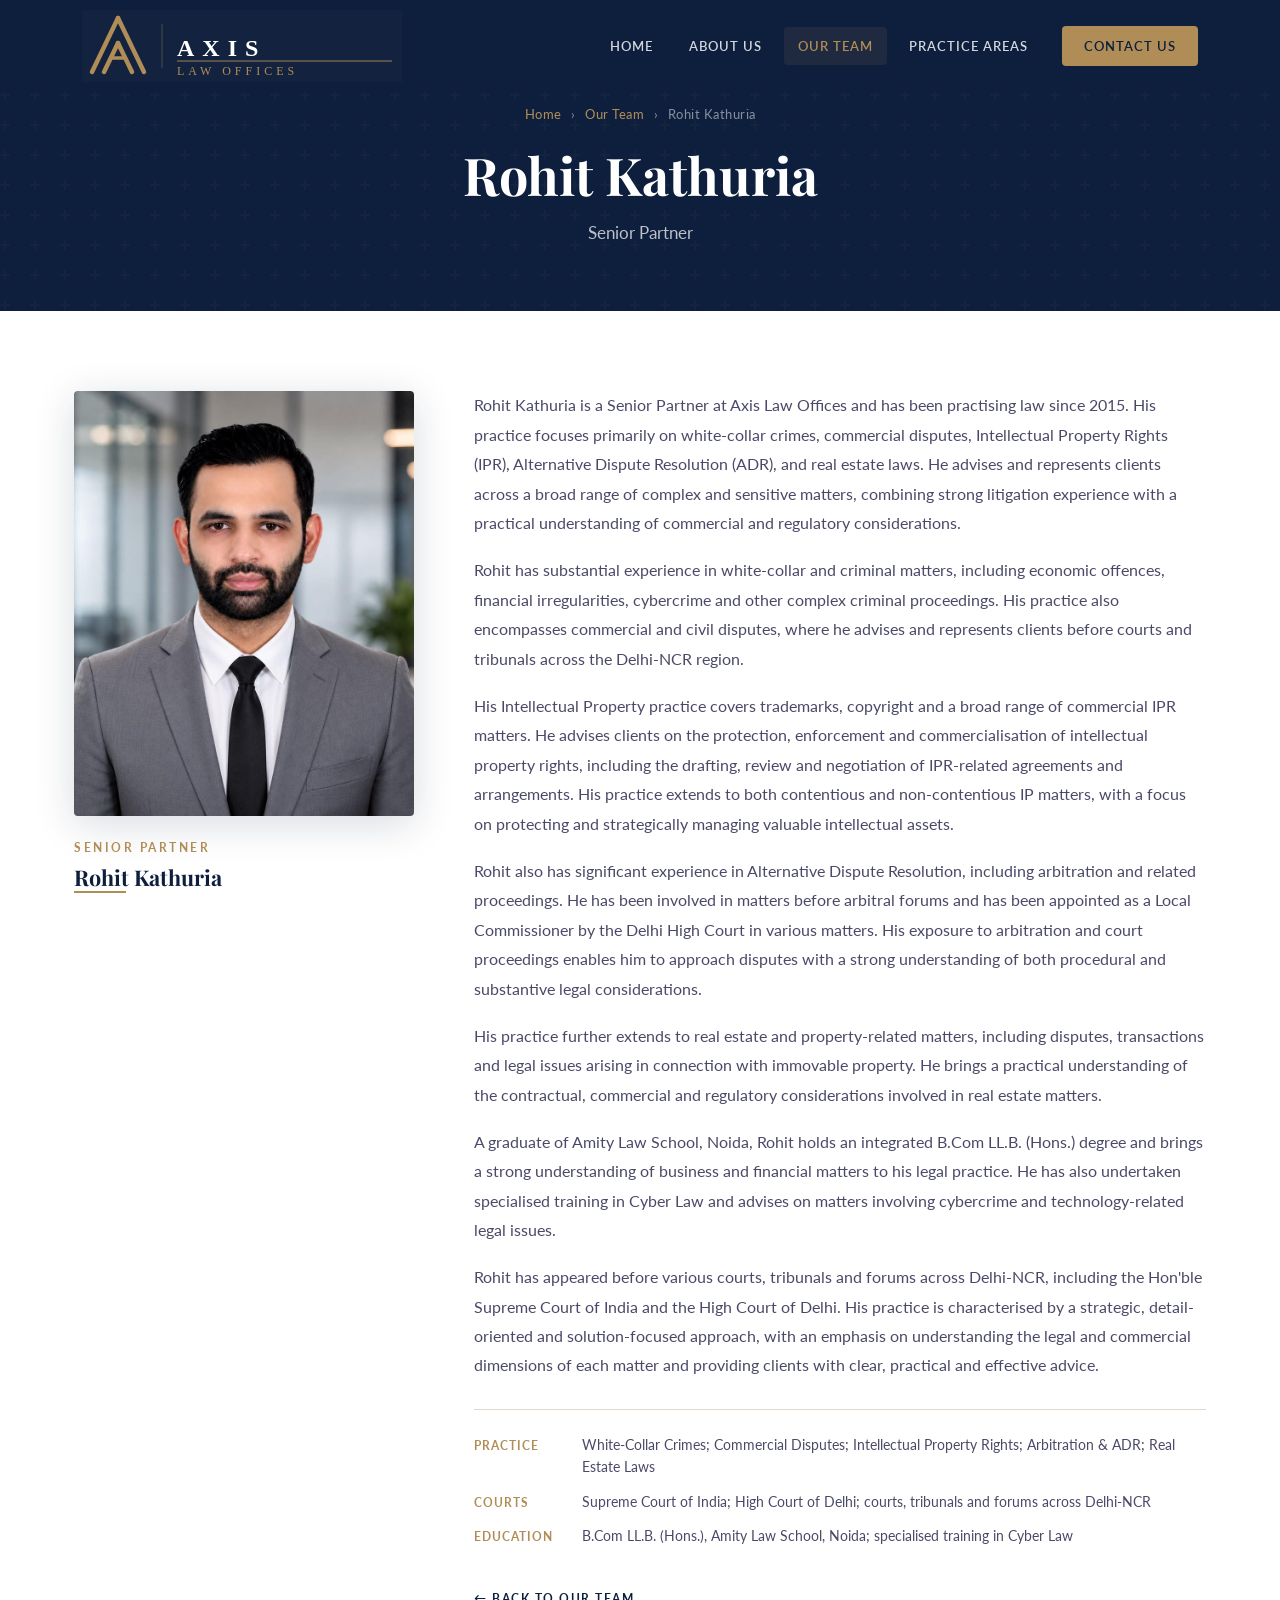
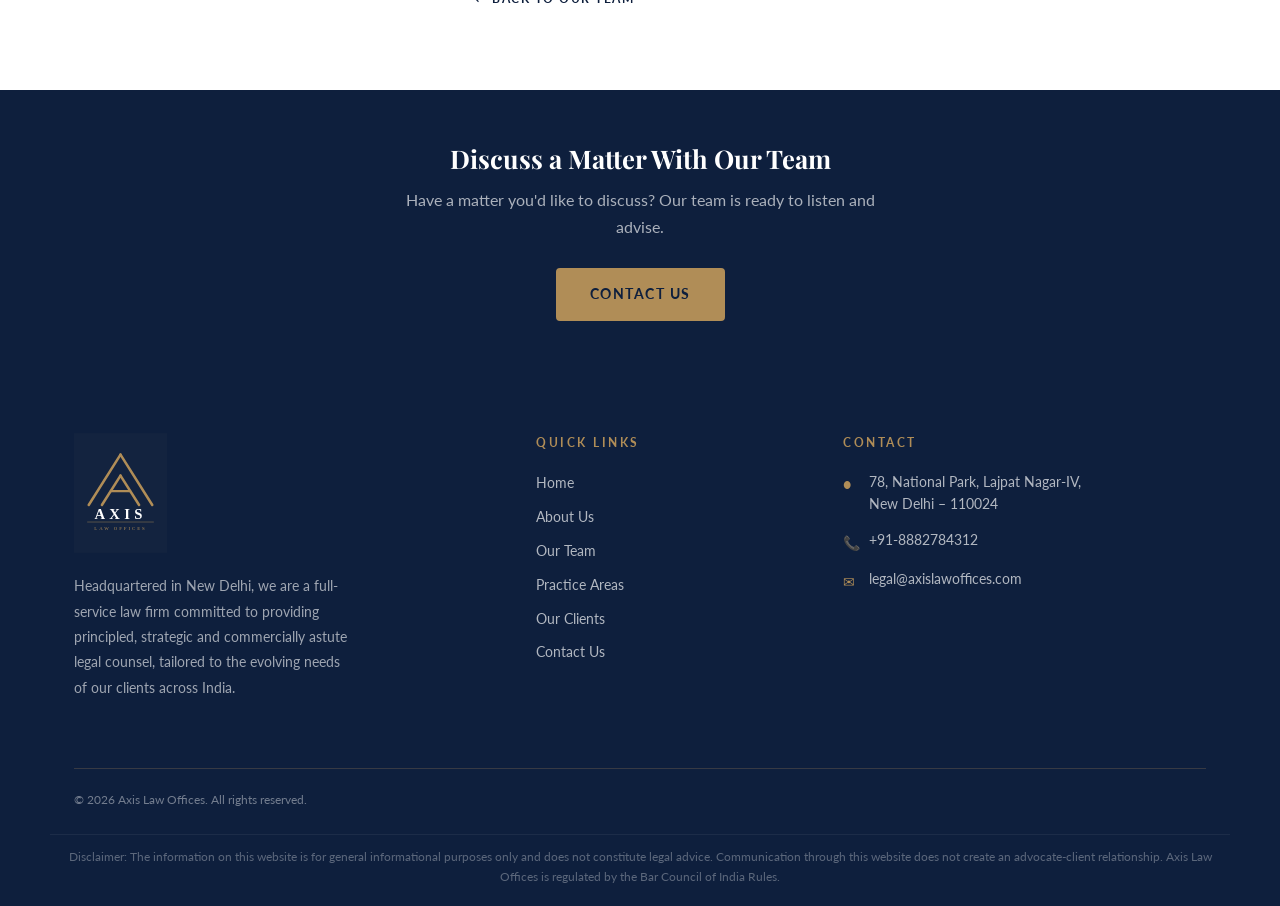
<file: rohit-kathuria.html>
<!DOCTYPE html>
<html lang="en">
<head>
  <meta charset="UTF-8">
  <meta name="viewport" content="width=device-width, initial-scale=1.0">
  <title>Rohit Kathuria | Senior Partner — Axis Law Offices</title>
  <meta name="description" content="Rohit Kathuria, Senior Partner at Axis Law Offices — white-collar crime, commercial disputes, intellectual property, arbitration and ADR, and real estate laws.">
  <meta property="og:title" content="Rohit Kathuria — Senior Partner, Axis Law Offices">
  <meta property="og:description" content="Rohit Kathuria, Senior Partner at Axis Law Offices — white-collar crime, commercial disputes, intellectual property, arbitration and ADR, and real estate laws.">
  <meta property="og:type" content="profile">
  <meta property="og:url" content="https://www.axislawoffices.com/rohit-kathuria.html">
  <meta property="og:image" content="https://www.axislawoffices.com/assets/images/og-image.png">
  <meta name="google-site-verification" content="P93_I5XcGip1ZYVR0rBOwzYZ3Yh3n7kT1pCF7isnG9s">
  <link rel="preconnect" href="https://fonts.googleapis.com">
  <link rel="preconnect" href="https://fonts.gstatic.com" crossorigin>
  <link href="https://fonts.googleapis.com/css2?family=Playfair+Display:ital,wght@0,400;0,600;0,700;1,400&family=Lato:wght@300;400;600;700&display=swap" rel="stylesheet">
  <link rel="stylesheet" href="assets/css/style.css">
  <link rel="stylesheet" href="assets/css/components.css">
  <link rel="icon" type="image/svg+xml" href="assets/images/logo.svg">
  <link rel="icon" type="image/png" href="assets/images/favicon-32.png" sizes="32x32">
  <link rel="apple-touch-icon" href="assets/images/apple-touch-icon.png">

  <style>
    .profile-layout {
      display: grid;
      grid-template-columns: 340px 1fr;
      gap: 60px;
      align-items: start;
    }
    .profile-aside { position: sticky; top: 120px; }
    .profile-photo {
      width: 100%;
      aspect-ratio: 4 / 5;
      object-fit: cover;
      object-position: center top;
      border-radius: var(--radius);
      box-shadow: var(--shadow-lg);
      background: var(--cream);
      display: block;
    }
    .profile-aside .role-tag {
      font-family: var(--font-body);
      font-size: 0.72rem;
      font-weight: 700;
      letter-spacing: 2.5px;
      text-transform: uppercase;
      color: var(--gold);
      display: block;
      margin-top: 22px;
    }
    .profile-aside h2 { font-size: 1.35rem; margin-top: 6px; }
    .profile-body p { font-size: 0.97rem; line-height: 1.9; margin-bottom: 1.1rem; }
    .profile-meta {
      margin-top: 28px;
      padding-top: 24px;
      border-top: 1px solid var(--border);
    }
    .profile-meta-item {
      display: flex;
      gap: 16px;
      font-size: 0.85rem;
      color: var(--text-mid);
      margin-bottom: 12px;
      line-height: 1.65;
    }
    .profile-meta-item:last-child { margin-bottom: 0; }
    .profile-meta-label {
      color: var(--gold);
      font-weight: 700;
      font-size: 0.72rem;
      letter-spacing: 1px;
      text-transform: uppercase;
      min-width: 92px;
      flex-shrink: 0;
      padding-top: 2px;
    }
    .profile-back {
      display: inline-block;
      margin-top: 40px;
      font-size: 0.78rem;
      font-weight: 700;
      letter-spacing: 1.5px;
      text-transform: uppercase;
      color: var(--navy);
      transition: color var(--transition);
    }
    .profile-back:hover { color: var(--gold); }

    @media (max-width: 900px) {
      .profile-layout { grid-template-columns: 1fr; gap: 36px; }
      .profile-aside { position: static; max-width: 300px; margin: 0 auto; text-align: center; }
      .profile-meta-item { flex-direction: column; gap: 2px; }
    }
  </style>
</head>
<body>

<!-- NAV -->
<nav class="site-nav" role="navigation" aria-label="Main navigation">
  <div class="nav-inner">
    <a href="index.html" class="nav-logo" aria-label="Axis Law Offices — Home">
      <img src="assets/images/logo-horizontal.svg" alt="Axis Law Offices" height="72">
    </a>
    <div class="nav-links">
      <a href="index.html">Home</a>
      <a href="about.html">About Us</a>
      <a href="team.html" class="active">Our Team</a>
      <a href="practice-areas.html">Practice Areas</a>
      <a href="contact.html" class="nav-cta">Contact Us</a>
    </div>
    <button class="nav-hamburger" aria-label="Toggle menu" aria-expanded="false" aria-controls="mobile-menu">
      <span></span><span></span><span></span>
    </button>
  </div>
  <div class="nav-mobile" id="mobile-menu">
    <a href="index.html">Home</a>
    <a href="about.html">About Us</a>
    <a href="team.html">Our Team</a>
    <a href="practice-areas.html">Practice Areas</a>
    <a href="contact.html" class="nav-cta">Contact Us</a>
  </div>
</nav>

<!-- PAGE HERO -->
<header class="page-hero">
  <div class="container">
    <nav class="breadcrumb" aria-label="Breadcrumb">
      <a href="index.html">Home</a><span aria-hidden="true"> &rsaquo; </span><a href="team.html">Our Team</a><span aria-hidden="true"> &rsaquo; </span>Rohit Kathuria
    </nav>
    <h1>Rohit Kathuria</h1>
    <p>Senior Partner</p>
  </div>
</header>

<!-- PROFILE -->
<section class="section bg-white" aria-labelledby="profile-heading">
  <div class="container">
    <div class="profile-layout">
      <div class="profile-aside">
        <img src="assets/images/team-rohit-kathuria.jpg" alt="Rohit Kathuria, Senior Partner — Axis Law Offices" class="profile-photo" loading="eager">
        <span class="role-tag">Senior Partner</span>
        <h2 id="profile-heading">Rohit Kathuria</h2>
        <div class="gold-rule" aria-hidden="true"></div>
      </div>

      <div class="profile-body">
        <p>
          Rohit Kathuria is a Senior Partner at Axis Law Offices and has been practising law since 2015. His practice focuses primarily on white-collar crimes, commercial disputes, Intellectual Property Rights (IPR), Alternative Dispute Resolution (ADR), and real estate laws. He advises and represents clients across a broad range of complex and sensitive matters, combining strong litigation experience with a practical understanding of commercial and regulatory considerations.
        </p>
        <p>
          Rohit has substantial experience in white-collar and criminal matters, including economic offences, financial irregularities, cybercrime and other complex criminal proceedings. His practice also encompasses commercial and civil disputes, where he advises and represents clients before courts and tribunals across the Delhi-NCR region.
        </p>
        <p>
          His Intellectual Property practice covers trademarks, copyright and a broad range of commercial IPR matters. He advises clients on the protection, enforcement and commercialisation of intellectual property rights, including the drafting, review and negotiation of IPR-related agreements and arrangements. His practice extends to both contentious and non-contentious IP matters, with a focus on protecting and strategically managing valuable intellectual assets.
        </p>
        <p>
          Rohit also has significant experience in Alternative Dispute Resolution, including arbitration and related proceedings. He has been involved in matters before arbitral forums and has been appointed as a Local Commissioner by the Delhi High Court in various matters. His exposure to arbitration and court proceedings enables him to approach disputes with a strong understanding of both procedural and substantive legal considerations.
        </p>
        <p>
          His practice further extends to real estate and property-related matters, including disputes, transactions and legal issues arising in connection with immovable property. He brings a practical understanding of the contractual, commercial and regulatory considerations involved in real estate matters.
        </p>
        <p>
          A graduate of Amity Law School, Noida, Rohit holds an integrated B.Com LL.B. (Hons.) degree and brings a strong understanding of business and financial matters to his legal practice. He has also undertaken specialised training in Cyber Law and advises on matters involving cybercrime and technology-related legal issues.
        </p>
        <p>
          Rohit has appeared before various courts, tribunals and forums across Delhi-NCR, including the Hon'ble Supreme Court of India and the High Court of Delhi. His practice is characterised by a strategic, detail-oriented and solution-focused approach, with an emphasis on understanding the legal and commercial dimensions of each matter and providing clients with clear, practical and effective advice.
        </p>
        <div class="profile-meta">
          <div class="profile-meta-item">
            <span class="profile-meta-label">Practice</span>
            <span>White-Collar Crimes; Commercial Disputes; Intellectual Property Rights; Arbitration &amp; ADR; Real Estate Laws</span>
          </div>
          <div class="profile-meta-item">
            <span class="profile-meta-label">Courts</span>
            <span>Supreme Court of India; High Court of Delhi; courts, tribunals and forums across Delhi-NCR</span>
          </div>
          <div class="profile-meta-item">
            <span class="profile-meta-label">Education</span>
            <span>B.Com LL.B. (Hons.), Amity Law School, Noida; specialised training in Cyber Law</span>
          </div>
        </div>

        <a href="team.html" class="profile-back">&#8592; Back to Our Team</a>
      </div>
    </div>
  </div>
</section>

<!-- CTA -->
<section class="section-sm bg-navy text-center" aria-labelledby="profile-cta">
  <div class="container">
    <h2 class="section-title--white" id="profile-cta" style="font-size: 1.6rem; margin-bottom: 12px;">Discuss a Matter With Our Team</h2>
    <p style="color:rgba(255,255,255,0.65); max-width: 480px; margin: 0 auto 28px;">
      Have a matter you'd like to discuss? Our team is ready to listen and advise.
    </p>
    <a href="contact.html" class="btn btn-primary">Contact Us</a>
  </div>
</section>

<!-- FOOTER -->
<footer class="site-footer" role="contentinfo">
  <div class="container">
    <div class="footer-grid">
      <div class="footer-brand">
        <img src="assets/images/logo.svg" alt="Axis Law Offices" class="footer-logo" loading="lazy">
        <p>Headquartered in New Delhi, we are a full-service law firm committed to providing principled, strategic and commercially astute legal counsel, tailored to the evolving needs of our clients across India.</p>
      </div>
      <div class="footer-nav">
        <p class="footer-heading">Quick Links</p>
        <nav class="footer-links" aria-label="Footer navigation">
          <a href="index.html">Home</a>
          <a href="about.html">About Us</a>
          <a href="team.html">Our Team</a>
          <a href="practice-areas.html">Practice Areas</a>
          <a href="clients.html">Our Clients</a>
          <a href="contact.html">Contact Us</a>
        </nav>
      </div>
      <div class="footer-contact-col">
        <p class="footer-heading">Contact</p>
        <div class="footer-contact-item">
          <span class="icon" aria-hidden="true">&#9679;</span>
          <address style="font-style:normal;">78, National Park, Lajpat Nagar-IV,<br>New Delhi – 110024</address>
        </div>
        <div class="footer-contact-item">
          <span class="icon" aria-hidden="true">&#128222;</span>
          <a href="tel:+918882784312">+91-8882784312</a>
        </div>
        <div class="footer-contact-item">
          <span class="icon" aria-hidden="true">&#9993;</span>
          <a href="mailto:legal@axislawoffices.com">legal@axislawoffices.com</a>
        </div>
      </div>
    </div>
    <div class="footer-bottom">
      <p>&copy; 2026 Axis Law Offices. All rights reserved.</p>
    </div>
  </div>
  <p class="footer-disclaimer container">
    Disclaimer: The information on this website is for general informational purposes only and does not constitute legal advice. Communication through this website does not create an advocate-client relationship. Axis Law Offices is regulated by the Bar Council of India Rules.
  </p>
</footer>

<button id="scroll-top" aria-label="Scroll to top">&#8593;</button>
<!-- GoatCounter Analytics: privacy-first, no cookies, no consent banner needed -->
<script data-goatcounter="https://axislawoffices.goatcounter.com/count"
        async src="//gc.zgo.at/count.js"></script>
<script src="assets/js/main.js"></script>
</body>
</html>
</file>
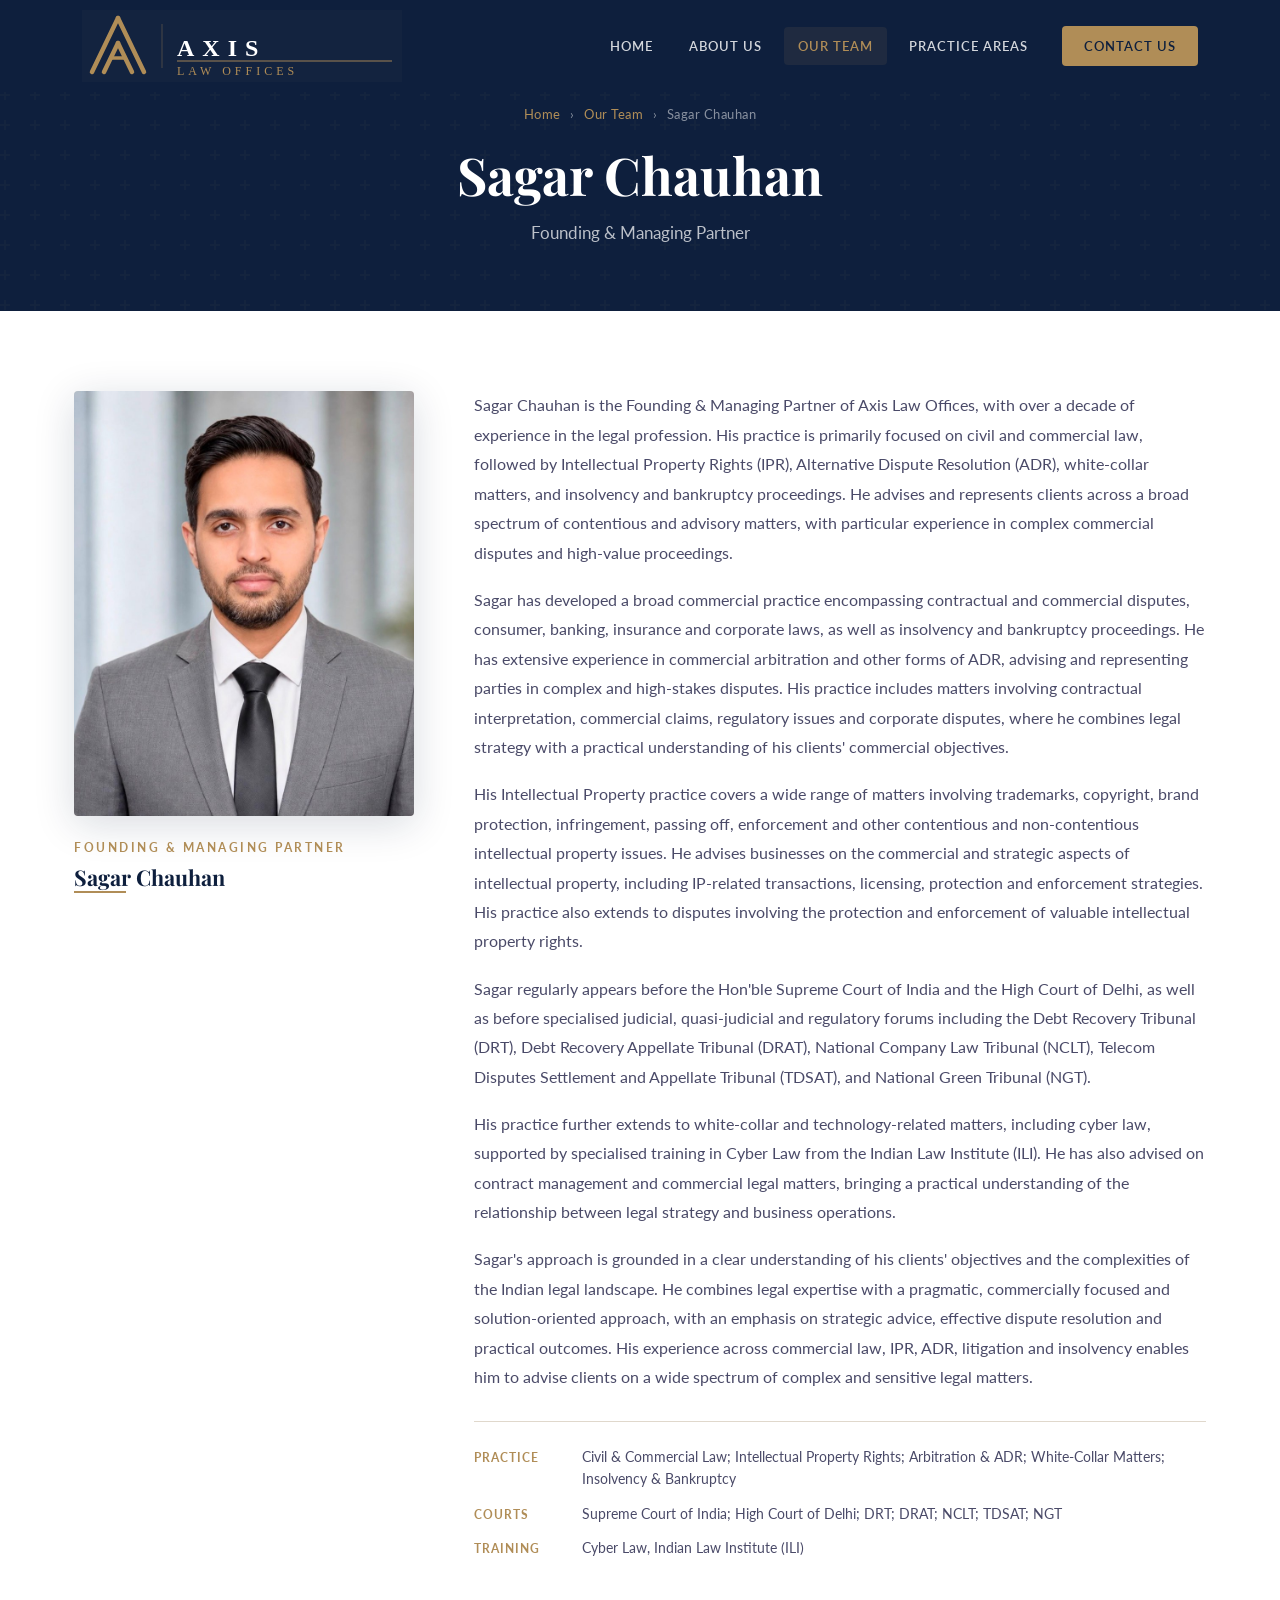
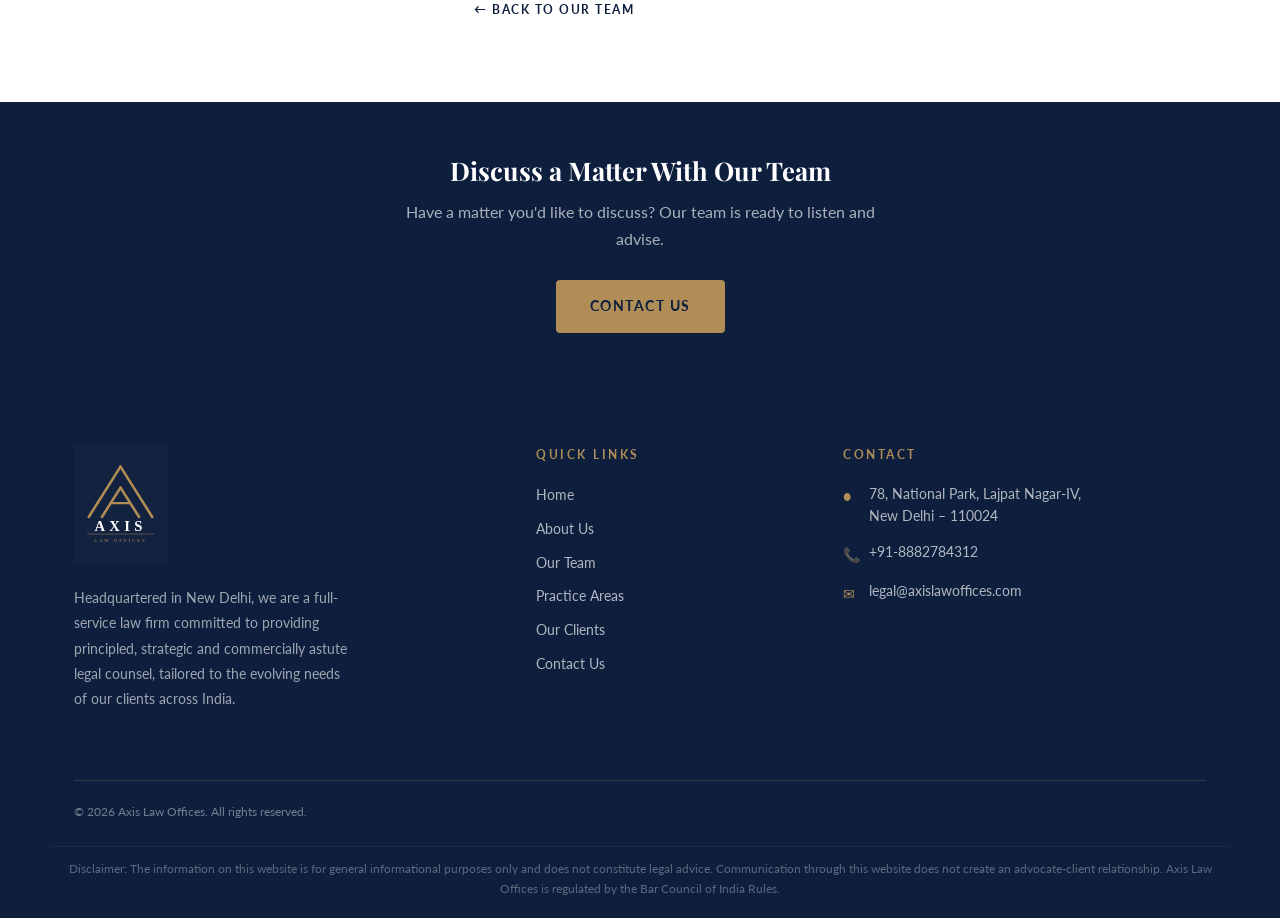
<file: sagar-chauhan.html>
<!DOCTYPE html>
<html lang="en">
<head>
  <meta charset="UTF-8">
  <meta name="viewport" content="width=device-width, initial-scale=1.0">
  <title>Sagar Chauhan | Founding &amp; Managing Partner — Axis Law Offices</title>
  <meta name="description" content="Sagar Chauhan, Founding & Managing Partner at Axis Law Offices — civil and commercial law, intellectual property, arbitration and ADR, white-collar matters, insolvency and bankruptcy.">
  <meta property="og:title" content="Sagar Chauhan — Founding &amp; Managing Partner, Axis Law Offices">
  <meta property="og:description" content="Sagar Chauhan, Founding & Managing Partner at Axis Law Offices — civil and commercial law, intellectual property, arbitration and ADR, white-collar matters, insolvency and bankruptcy.">
  <meta property="og:type" content="profile">
  <meta property="og:url" content="https://www.axislawoffices.com/sagar-chauhan.html">
  <meta property="og:image" content="https://www.axislawoffices.com/assets/images/og-image.png">
  <meta name="google-site-verification" content="P93_I5XcGip1ZYVR0rBOwzYZ3Yh3n7kT1pCF7isnG9s">
  <link rel="preconnect" href="https://fonts.googleapis.com">
  <link rel="preconnect" href="https://fonts.gstatic.com" crossorigin>
  <link href="https://fonts.googleapis.com/css2?family=Playfair+Display:ital,wght@0,400;0,600;0,700;1,400&family=Lato:wght@300;400;600;700&display=swap" rel="stylesheet">
  <link rel="stylesheet" href="assets/css/style.css">
  <link rel="stylesheet" href="assets/css/components.css">
  <link rel="icon" type="image/svg+xml" href="assets/images/logo.svg">
  <link rel="icon" type="image/png" href="assets/images/favicon-32.png" sizes="32x32">
  <link rel="apple-touch-icon" href="assets/images/apple-touch-icon.png">

  <style>
    .profile-layout {
      display: grid;
      grid-template-columns: 340px 1fr;
      gap: 60px;
      align-items: start;
    }
    .profile-aside { position: sticky; top: 120px; }
    .profile-photo {
      width: 100%;
      aspect-ratio: 4 / 5;
      object-fit: cover;
      object-position: center top;
      border-radius: var(--radius);
      box-shadow: var(--shadow-lg);
      background: var(--cream);
      display: block;
    }
    .profile-aside .role-tag {
      font-family: var(--font-body);
      font-size: 0.72rem;
      font-weight: 700;
      letter-spacing: 2.5px;
      text-transform: uppercase;
      color: var(--gold);
      display: block;
      margin-top: 22px;
    }
    .profile-aside h2 { font-size: 1.35rem; margin-top: 6px; }
    .profile-body p { font-size: 0.97rem; line-height: 1.9; margin-bottom: 1.1rem; }
    .profile-meta {
      margin-top: 28px;
      padding-top: 24px;
      border-top: 1px solid var(--border);
    }
    .profile-meta-item {
      display: flex;
      gap: 16px;
      font-size: 0.85rem;
      color: var(--text-mid);
      margin-bottom: 12px;
      line-height: 1.65;
    }
    .profile-meta-item:last-child { margin-bottom: 0; }
    .profile-meta-label {
      color: var(--gold);
      font-weight: 700;
      font-size: 0.72rem;
      letter-spacing: 1px;
      text-transform: uppercase;
      min-width: 92px;
      flex-shrink: 0;
      padding-top: 2px;
    }
    .profile-back {
      display: inline-block;
      margin-top: 40px;
      font-size: 0.78rem;
      font-weight: 700;
      letter-spacing: 1.5px;
      text-transform: uppercase;
      color: var(--navy);
      transition: color var(--transition);
    }
    .profile-back:hover { color: var(--gold); }

    @media (max-width: 900px) {
      .profile-layout { grid-template-columns: 1fr; gap: 36px; }
      .profile-aside { position: static; max-width: 300px; margin: 0 auto; text-align: center; }
      .profile-meta-item { flex-direction: column; gap: 2px; }
    }
  </style>
</head>
<body>

<!-- NAV -->
<nav class="site-nav" role="navigation" aria-label="Main navigation">
  <div class="nav-inner">
    <a href="index.html" class="nav-logo" aria-label="Axis Law Offices — Home">
      <img src="assets/images/logo-horizontal.svg" alt="Axis Law Offices" height="72">
    </a>
    <div class="nav-links">
      <a href="index.html">Home</a>
      <a href="about.html">About Us</a>
      <a href="team.html" class="active">Our Team</a>
      <a href="practice-areas.html">Practice Areas</a>
      <a href="contact.html" class="nav-cta">Contact Us</a>
    </div>
    <button class="nav-hamburger" aria-label="Toggle menu" aria-expanded="false" aria-controls="mobile-menu">
      <span></span><span></span><span></span>
    </button>
  </div>
  <div class="nav-mobile" id="mobile-menu">
    <a href="index.html">Home</a>
    <a href="about.html">About Us</a>
    <a href="team.html">Our Team</a>
    <a href="practice-areas.html">Practice Areas</a>
    <a href="contact.html" class="nav-cta">Contact Us</a>
  </div>
</nav>

<!-- PAGE HERO -->
<header class="page-hero">
  <div class="container">
    <nav class="breadcrumb" aria-label="Breadcrumb">
      <a href="index.html">Home</a><span aria-hidden="true"> &rsaquo; </span><a href="team.html">Our Team</a><span aria-hidden="true"> &rsaquo; </span>Sagar Chauhan
    </nav>
    <h1>Sagar Chauhan</h1>
    <p>Founding &amp; Managing Partner</p>
  </div>
</header>

<!-- PROFILE -->
<section class="section bg-white" aria-labelledby="profile-heading">
  <div class="container">
    <div class="profile-layout">
      <div class="profile-aside">
        <img src="assets/images/team-sagar-chauhan.jpg" alt="Sagar Chauhan, Founding & Managing Partner — Axis Law Offices" class="profile-photo" loading="eager">
        <span class="role-tag">Founding &amp; Managing Partner</span>
        <h2 id="profile-heading">Sagar Chauhan</h2>
        <div class="gold-rule" aria-hidden="true"></div>
      </div>

      <div class="profile-body">
        <p>
          Sagar Chauhan is the Founding & Managing Partner of Axis Law Offices, with over a decade of experience in the legal profession. His practice is primarily focused on civil and commercial law, followed by Intellectual Property Rights (IPR), Alternative Dispute Resolution (ADR), white-collar matters, and insolvency and bankruptcy proceedings. He advises and represents clients across a broad spectrum of contentious and advisory matters, with particular experience in complex commercial disputes and high-value proceedings.
        </p>
        <p>
          Sagar has developed a broad commercial practice encompassing contractual and commercial disputes, consumer, banking, insurance and corporate laws, as well as insolvency and bankruptcy proceedings. He has extensive experience in commercial arbitration and other forms of ADR, advising and representing parties in complex and high-stakes disputes. His practice includes matters involving contractual interpretation, commercial claims, regulatory issues and corporate disputes, where he combines legal strategy with a practical understanding of his clients' commercial objectives.
        </p>
        <p>
          His Intellectual Property practice covers a wide range of matters involving trademarks, copyright, brand protection, infringement, passing off, enforcement and other contentious and non-contentious intellectual property issues. He advises businesses on the commercial and strategic aspects of intellectual property, including IP-related transactions, licensing, protection and enforcement strategies. His practice also extends to disputes involving the protection and enforcement of valuable intellectual property rights.
        </p>
        <p>
          Sagar regularly appears before the Hon'ble Supreme Court of India and the High Court of Delhi, as well as before specialised judicial, quasi-judicial and regulatory forums including the Debt Recovery Tribunal (DRT), Debt Recovery Appellate Tribunal (DRAT), National Company Law Tribunal (NCLT), Telecom Disputes Settlement and Appellate Tribunal (TDSAT), and National Green Tribunal (NGT).
        </p>
        <p>
          His practice further extends to white-collar and technology-related matters, including cyber law, supported by specialised training in Cyber Law from the Indian Law Institute (ILI). He has also advised on contract management and commercial legal matters, bringing a practical understanding of the relationship between legal strategy and business operations.
        </p>
        <p>
          Sagar's approach is grounded in a clear understanding of his clients' objectives and the complexities of the Indian legal landscape. He combines legal expertise with a pragmatic, commercially focused and solution-oriented approach, with an emphasis on strategic advice, effective dispute resolution and practical outcomes. His experience across commercial law, IPR, ADR, litigation and insolvency enables him to advise clients on a wide spectrum of complex and sensitive legal matters.
        </p>
        <div class="profile-meta">
          <div class="profile-meta-item">
            <span class="profile-meta-label">Practice</span>
            <span>Civil &amp; Commercial Law; Intellectual Property Rights; Arbitration &amp; ADR; White-Collar Matters; Insolvency &amp; Bankruptcy</span>
          </div>
          <div class="profile-meta-item">
            <span class="profile-meta-label">Courts</span>
            <span>Supreme Court of India; High Court of Delhi; DRT; DRAT; NCLT; TDSAT; NGT</span>
          </div>
          <div class="profile-meta-item">
            <span class="profile-meta-label">Training</span>
            <span>Cyber Law, Indian Law Institute (ILI)</span>
          </div>
        </div>

        <a href="team.html" class="profile-back">&#8592; Back to Our Team</a>
      </div>
    </div>
  </div>
</section>

<!-- CTA -->
<section class="section-sm bg-navy text-center" aria-labelledby="profile-cta">
  <div class="container">
    <h2 class="section-title--white" id="profile-cta" style="font-size: 1.6rem; margin-bottom: 12px;">Discuss a Matter With Our Team</h2>
    <p style="color:rgba(255,255,255,0.65); max-width: 480px; margin: 0 auto 28px;">
      Have a matter you'd like to discuss? Our team is ready to listen and advise.
    </p>
    <a href="contact.html" class="btn btn-primary">Contact Us</a>
  </div>
</section>

<!-- FOOTER -->
<footer class="site-footer" role="contentinfo">
  <div class="container">
    <div class="footer-grid">
      <div class="footer-brand">
        <img src="assets/images/logo.svg" alt="Axis Law Offices" class="footer-logo" loading="lazy">
        <p>Headquartered in New Delhi, we are a full-service law firm committed to providing principled, strategic and commercially astute legal counsel, tailored to the evolving needs of our clients across India.</p>
      </div>
      <div class="footer-nav">
        <p class="footer-heading">Quick Links</p>
        <nav class="footer-links" aria-label="Footer navigation">
          <a href="index.html">Home</a>
          <a href="about.html">About Us</a>
          <a href="team.html">Our Team</a>
          <a href="practice-areas.html">Practice Areas</a>
          <a href="clients.html">Our Clients</a>
          <a href="contact.html">Contact Us</a>
        </nav>
      </div>
      <div class="footer-contact-col">
        <p class="footer-heading">Contact</p>
        <div class="footer-contact-item">
          <span class="icon" aria-hidden="true">&#9679;</span>
          <address style="font-style:normal;">78, National Park, Lajpat Nagar-IV,<br>New Delhi – 110024</address>
        </div>
        <div class="footer-contact-item">
          <span class="icon" aria-hidden="true">&#128222;</span>
          <a href="tel:+918882784312">+91-8882784312</a>
        </div>
        <div class="footer-contact-item">
          <span class="icon" aria-hidden="true">&#9993;</span>
          <a href="mailto:legal@axislawoffices.com">legal@axislawoffices.com</a>
        </div>
      </div>
    </div>
    <div class="footer-bottom">
      <p>&copy; 2026 Axis Law Offices. All rights reserved.</p>
    </div>
  </div>
  <p class="footer-disclaimer container">
    Disclaimer: The information on this website is for general informational purposes only and does not constitute legal advice. Communication through this website does not create an advocate-client relationship. Axis Law Offices is regulated by the Bar Council of India Rules.
  </p>
</footer>

<button id="scroll-top" aria-label="Scroll to top">&#8593;</button>
<!-- GoatCounter Analytics: privacy-first, no cookies, no consent banner needed -->
<script data-goatcounter="https://axislawoffices.goatcounter.com/count"
        async src="//gc.zgo.at/count.js"></script>
<script src="assets/js/main.js"></script>
</body>
</html>
</file>
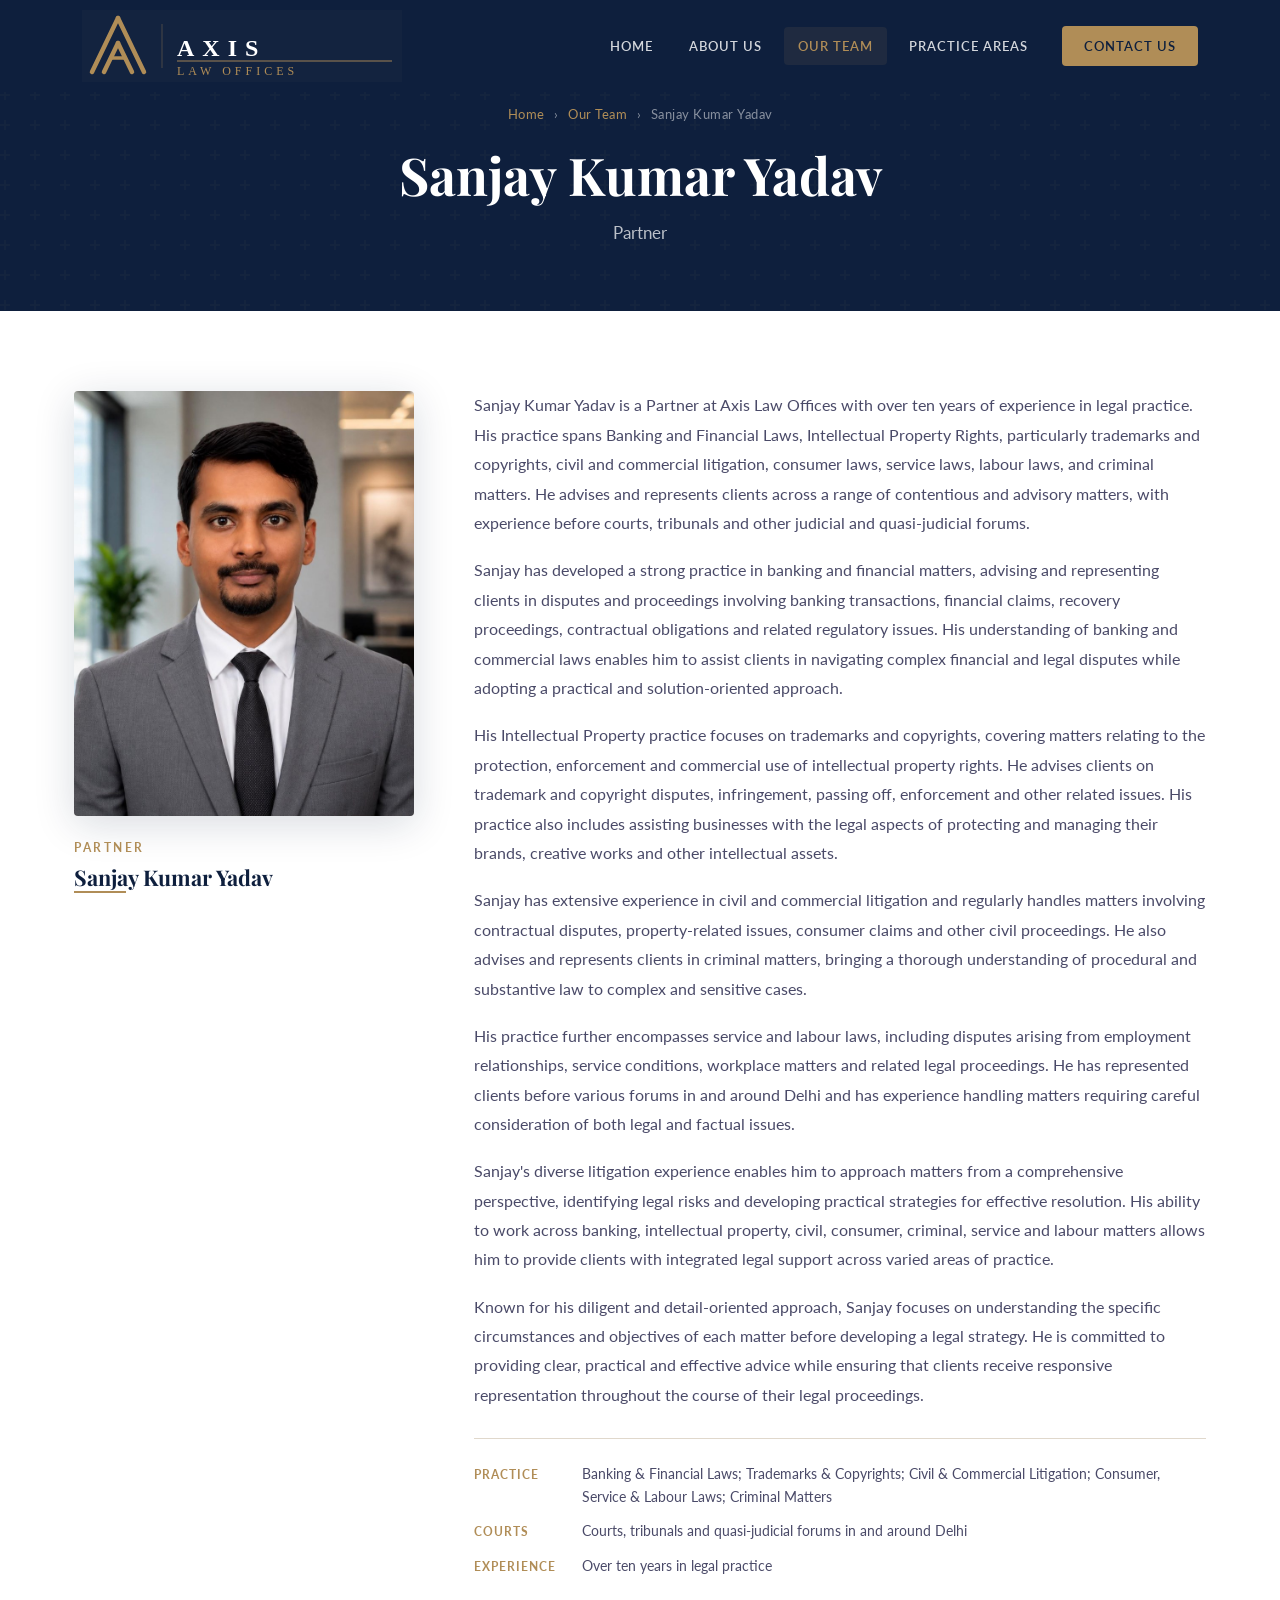
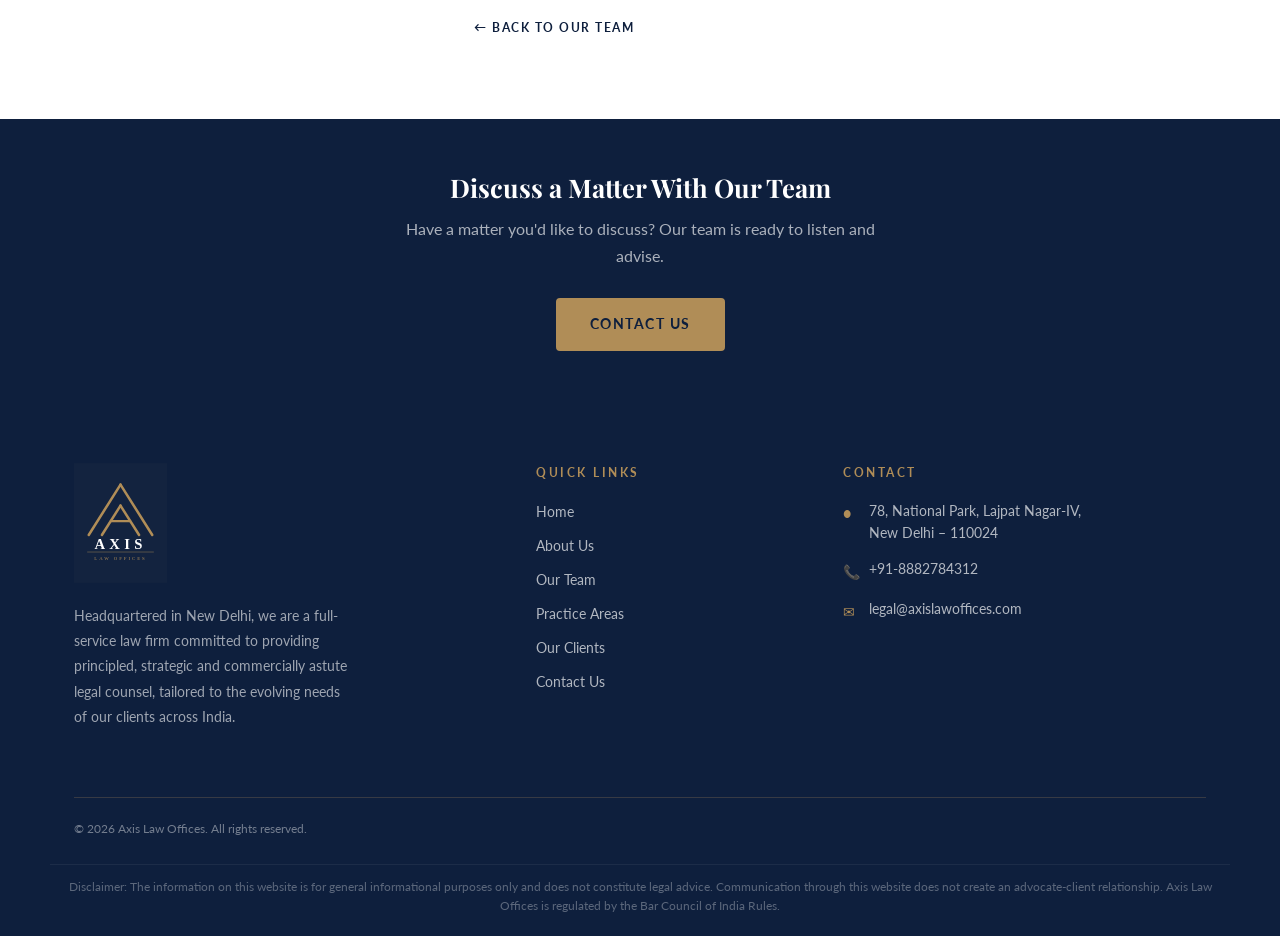
<file: sanjay-kumar-yadav.html>
<!DOCTYPE html>
<html lang="en">
<head>
  <meta charset="UTF-8">
  <meta name="viewport" content="width=device-width, initial-scale=1.0">
  <title>Sanjay Kumar Yadav | Partner — Axis Law Offices</title>
  <meta name="description" content="Sanjay Kumar Yadav, Partner at Axis Law Offices — banking and financial laws, trademarks and copyrights, civil and commercial litigation, consumer, service, labour and criminal matters.">
  <meta property="og:title" content="Sanjay Kumar Yadav — Partner, Axis Law Offices">
  <meta property="og:description" content="Sanjay Kumar Yadav, Partner at Axis Law Offices — banking and financial laws, trademarks and copyrights, civil and commercial litigation, consumer, service, labour and criminal matters.">
  <meta property="og:type" content="profile">
  <meta property="og:url" content="https://www.axislawoffices.com/sanjay-kumar-yadav.html">
  <meta property="og:image" content="https://www.axislawoffices.com/assets/images/og-image.png">
  <meta name="google-site-verification" content="P93_I5XcGip1ZYVR0rBOwzYZ3Yh3n7kT1pCF7isnG9s">
  <link rel="preconnect" href="https://fonts.googleapis.com">
  <link rel="preconnect" href="https://fonts.gstatic.com" crossorigin>
  <link href="https://fonts.googleapis.com/css2?family=Playfair+Display:ital,wght@0,400;0,600;0,700;1,400&family=Lato:wght@300;400;600;700&display=swap" rel="stylesheet">
  <link rel="stylesheet" href="assets/css/style.css">
  <link rel="stylesheet" href="assets/css/components.css">
  <link rel="icon" type="image/svg+xml" href="assets/images/logo.svg">
  <link rel="icon" type="image/png" href="assets/images/favicon-32.png" sizes="32x32">
  <link rel="apple-touch-icon" href="assets/images/apple-touch-icon.png">

  <style>
    .profile-layout {
      display: grid;
      grid-template-columns: 340px 1fr;
      gap: 60px;
      align-items: start;
    }
    .profile-aside { position: sticky; top: 120px; }
    .profile-photo {
      width: 100%;
      aspect-ratio: 4 / 5;
      object-fit: cover;
      object-position: center top;
      border-radius: var(--radius);
      box-shadow: var(--shadow-lg);
      background: var(--cream);
      display: block;
    }
    .profile-aside .role-tag {
      font-family: var(--font-body);
      font-size: 0.72rem;
      font-weight: 700;
      letter-spacing: 2.5px;
      text-transform: uppercase;
      color: var(--gold);
      display: block;
      margin-top: 22px;
    }
    .profile-aside h2 { font-size: 1.35rem; margin-top: 6px; }
    .profile-body p { font-size: 0.97rem; line-height: 1.9; margin-bottom: 1.1rem; }
    .profile-meta {
      margin-top: 28px;
      padding-top: 24px;
      border-top: 1px solid var(--border);
    }
    .profile-meta-item {
      display: flex;
      gap: 16px;
      font-size: 0.85rem;
      color: var(--text-mid);
      margin-bottom: 12px;
      line-height: 1.65;
    }
    .profile-meta-item:last-child { margin-bottom: 0; }
    .profile-meta-label {
      color: var(--gold);
      font-weight: 700;
      font-size: 0.72rem;
      letter-spacing: 1px;
      text-transform: uppercase;
      min-width: 92px;
      flex-shrink: 0;
      padding-top: 2px;
    }
    .profile-back {
      display: inline-block;
      margin-top: 40px;
      font-size: 0.78rem;
      font-weight: 700;
      letter-spacing: 1.5px;
      text-transform: uppercase;
      color: var(--navy);
      transition: color var(--transition);
    }
    .profile-back:hover { color: var(--gold); }

    @media (max-width: 900px) {
      .profile-layout { grid-template-columns: 1fr; gap: 36px; }
      .profile-aside { position: static; max-width: 300px; margin: 0 auto; text-align: center; }
      .profile-meta-item { flex-direction: column; gap: 2px; }
    }
  </style>
</head>
<body>

<!-- NAV -->
<nav class="site-nav" role="navigation" aria-label="Main navigation">
  <div class="nav-inner">
    <a href="index.html" class="nav-logo" aria-label="Axis Law Offices — Home">
      <img src="assets/images/logo-horizontal.svg" alt="Axis Law Offices" height="72">
    </a>
    <div class="nav-links">
      <a href="index.html">Home</a>
      <a href="about.html">About Us</a>
      <a href="team.html" class="active">Our Team</a>
      <a href="practice-areas.html">Practice Areas</a>
      <a href="contact.html" class="nav-cta">Contact Us</a>
    </div>
    <button class="nav-hamburger" aria-label="Toggle menu" aria-expanded="false" aria-controls="mobile-menu">
      <span></span><span></span><span></span>
    </button>
  </div>
  <div class="nav-mobile" id="mobile-menu">
    <a href="index.html">Home</a>
    <a href="about.html">About Us</a>
    <a href="team.html">Our Team</a>
    <a href="practice-areas.html">Practice Areas</a>
    <a href="contact.html" class="nav-cta">Contact Us</a>
  </div>
</nav>

<!-- PAGE HERO -->
<header class="page-hero">
  <div class="container">
    <nav class="breadcrumb" aria-label="Breadcrumb">
      <a href="index.html">Home</a><span aria-hidden="true"> &rsaquo; </span><a href="team.html">Our Team</a><span aria-hidden="true"> &rsaquo; </span>Sanjay Kumar Yadav
    </nav>
    <h1>Sanjay Kumar Yadav</h1>
    <p>Partner</p>
  </div>
</header>

<!-- PROFILE -->
<section class="section bg-white" aria-labelledby="profile-heading">
  <div class="container">
    <div class="profile-layout">
      <div class="profile-aside">
        <img src="assets/images/team-sanjay-kumar-yadav.jpg" alt="Sanjay Kumar Yadav, Partner — Axis Law Offices" class="profile-photo" loading="eager">
        <span class="role-tag">Partner</span>
        <h2 id="profile-heading">Sanjay Kumar Yadav</h2>
        <div class="gold-rule" aria-hidden="true"></div>
      </div>

      <div class="profile-body">
        <p>
          Sanjay Kumar Yadav is a Partner at Axis Law Offices with over ten years of experience in legal practice. His practice spans Banking and Financial Laws, Intellectual Property Rights, particularly trademarks and copyrights, civil and commercial litigation, consumer laws, service laws, labour laws, and criminal matters. He advises and represents clients across a range of contentious and advisory matters, with experience before courts, tribunals and other judicial and quasi-judicial forums.
        </p>
        <p>
          Sanjay has developed a strong practice in banking and financial matters, advising and representing clients in disputes and proceedings involving banking transactions, financial claims, recovery proceedings, contractual obligations and related regulatory issues. His understanding of banking and commercial laws enables him to assist clients in navigating complex financial and legal disputes while adopting a practical and solution-oriented approach.
        </p>
        <p>
          His Intellectual Property practice focuses on trademarks and copyrights, covering matters relating to the protection, enforcement and commercial use of intellectual property rights. He advises clients on trademark and copyright disputes, infringement, passing off, enforcement and other related issues. His practice also includes assisting businesses with the legal aspects of protecting and managing their brands, creative works and other intellectual assets.
        </p>
        <p>
          Sanjay has extensive experience in civil and commercial litigation and regularly handles matters involving contractual disputes, property-related issues, consumer claims and other civil proceedings. He also advises and represents clients in criminal matters, bringing a thorough understanding of procedural and substantive law to complex and sensitive cases.
        </p>
        <p>
          His practice further encompasses service and labour laws, including disputes arising from employment relationships, service conditions, workplace matters and related legal proceedings. He has represented clients before various forums in and around Delhi and has experience handling matters requiring careful consideration of both legal and factual issues.
        </p>
        <p>
          Sanjay's diverse litigation experience enables him to approach matters from a comprehensive perspective, identifying legal risks and developing practical strategies for effective resolution. His ability to work across banking, intellectual property, civil, consumer, criminal, service and labour matters allows him to provide clients with integrated legal support across varied areas of practice.
        </p>
        <p>
          Known for his diligent and detail-oriented approach, Sanjay focuses on understanding the specific circumstances and objectives of each matter before developing a legal strategy. He is committed to providing clear, practical and effective advice while ensuring that clients receive responsive representation throughout the course of their legal proceedings.
        </p>
        <div class="profile-meta">
          <div class="profile-meta-item">
            <span class="profile-meta-label">Practice</span>
            <span>Banking &amp; Financial Laws; Trademarks &amp; Copyrights; Civil &amp; Commercial Litigation; Consumer, Service &amp; Labour Laws; Criminal Matters</span>
          </div>
          <div class="profile-meta-item">
            <span class="profile-meta-label">Courts</span>
            <span>Courts, tribunals and quasi-judicial forums in and around Delhi</span>
          </div>
          <div class="profile-meta-item">
            <span class="profile-meta-label">Experience</span>
            <span>Over ten years in legal practice</span>
          </div>
        </div>

        <a href="team.html" class="profile-back">&#8592; Back to Our Team</a>
      </div>
    </div>
  </div>
</section>

<!-- CTA -->
<section class="section-sm bg-navy text-center" aria-labelledby="profile-cta">
  <div class="container">
    <h2 class="section-title--white" id="profile-cta" style="font-size: 1.6rem; margin-bottom: 12px;">Discuss a Matter With Our Team</h2>
    <p style="color:rgba(255,255,255,0.65); max-width: 480px; margin: 0 auto 28px;">
      Have a matter you'd like to discuss? Our team is ready to listen and advise.
    </p>
    <a href="contact.html" class="btn btn-primary">Contact Us</a>
  </div>
</section>

<!-- FOOTER -->
<footer class="site-footer" role="contentinfo">
  <div class="container">
    <div class="footer-grid">
      <div class="footer-brand">
        <img src="assets/images/logo.svg" alt="Axis Law Offices" class="footer-logo" loading="lazy">
        <p>Headquartered in New Delhi, we are a full-service law firm committed to providing principled, strategic and commercially astute legal counsel, tailored to the evolving needs of our clients across India.</p>
      </div>
      <div class="footer-nav">
        <p class="footer-heading">Quick Links</p>
        <nav class="footer-links" aria-label="Footer navigation">
          <a href="index.html">Home</a>
          <a href="about.html">About Us</a>
          <a href="team.html">Our Team</a>
          <a href="practice-areas.html">Practice Areas</a>
          <a href="clients.html">Our Clients</a>
          <a href="contact.html">Contact Us</a>
        </nav>
      </div>
      <div class="footer-contact-col">
        <p class="footer-heading">Contact</p>
        <div class="footer-contact-item">
          <span class="icon" aria-hidden="true">&#9679;</span>
          <address style="font-style:normal;">78, National Park, Lajpat Nagar-IV,<br>New Delhi – 110024</address>
        </div>
        <div class="footer-contact-item">
          <span class="icon" aria-hidden="true">&#128222;</span>
          <a href="tel:+918882784312">+91-8882784312</a>
        </div>
        <div class="footer-contact-item">
          <span class="icon" aria-hidden="true">&#9993;</span>
          <a href="mailto:legal@axislawoffices.com">legal@axislawoffices.com</a>
        </div>
      </div>
    </div>
    <div class="footer-bottom">
      <p>&copy; 2026 Axis Law Offices. All rights reserved.</p>
    </div>
  </div>
  <p class="footer-disclaimer container">
    Disclaimer: The information on this website is for general informational purposes only and does not constitute legal advice. Communication through this website does not create an advocate-client relationship. Axis Law Offices is regulated by the Bar Council of India Rules.
  </p>
</footer>

<button id="scroll-top" aria-label="Scroll to top">&#8593;</button>
<!-- GoatCounter Analytics: privacy-first, no cookies, no consent banner needed -->
<script data-goatcounter="https://axislawoffices.goatcounter.com/count"
        async src="//gc.zgo.at/count.js"></script>
<script src="assets/js/main.js"></script>
</body>
</html>
</file>
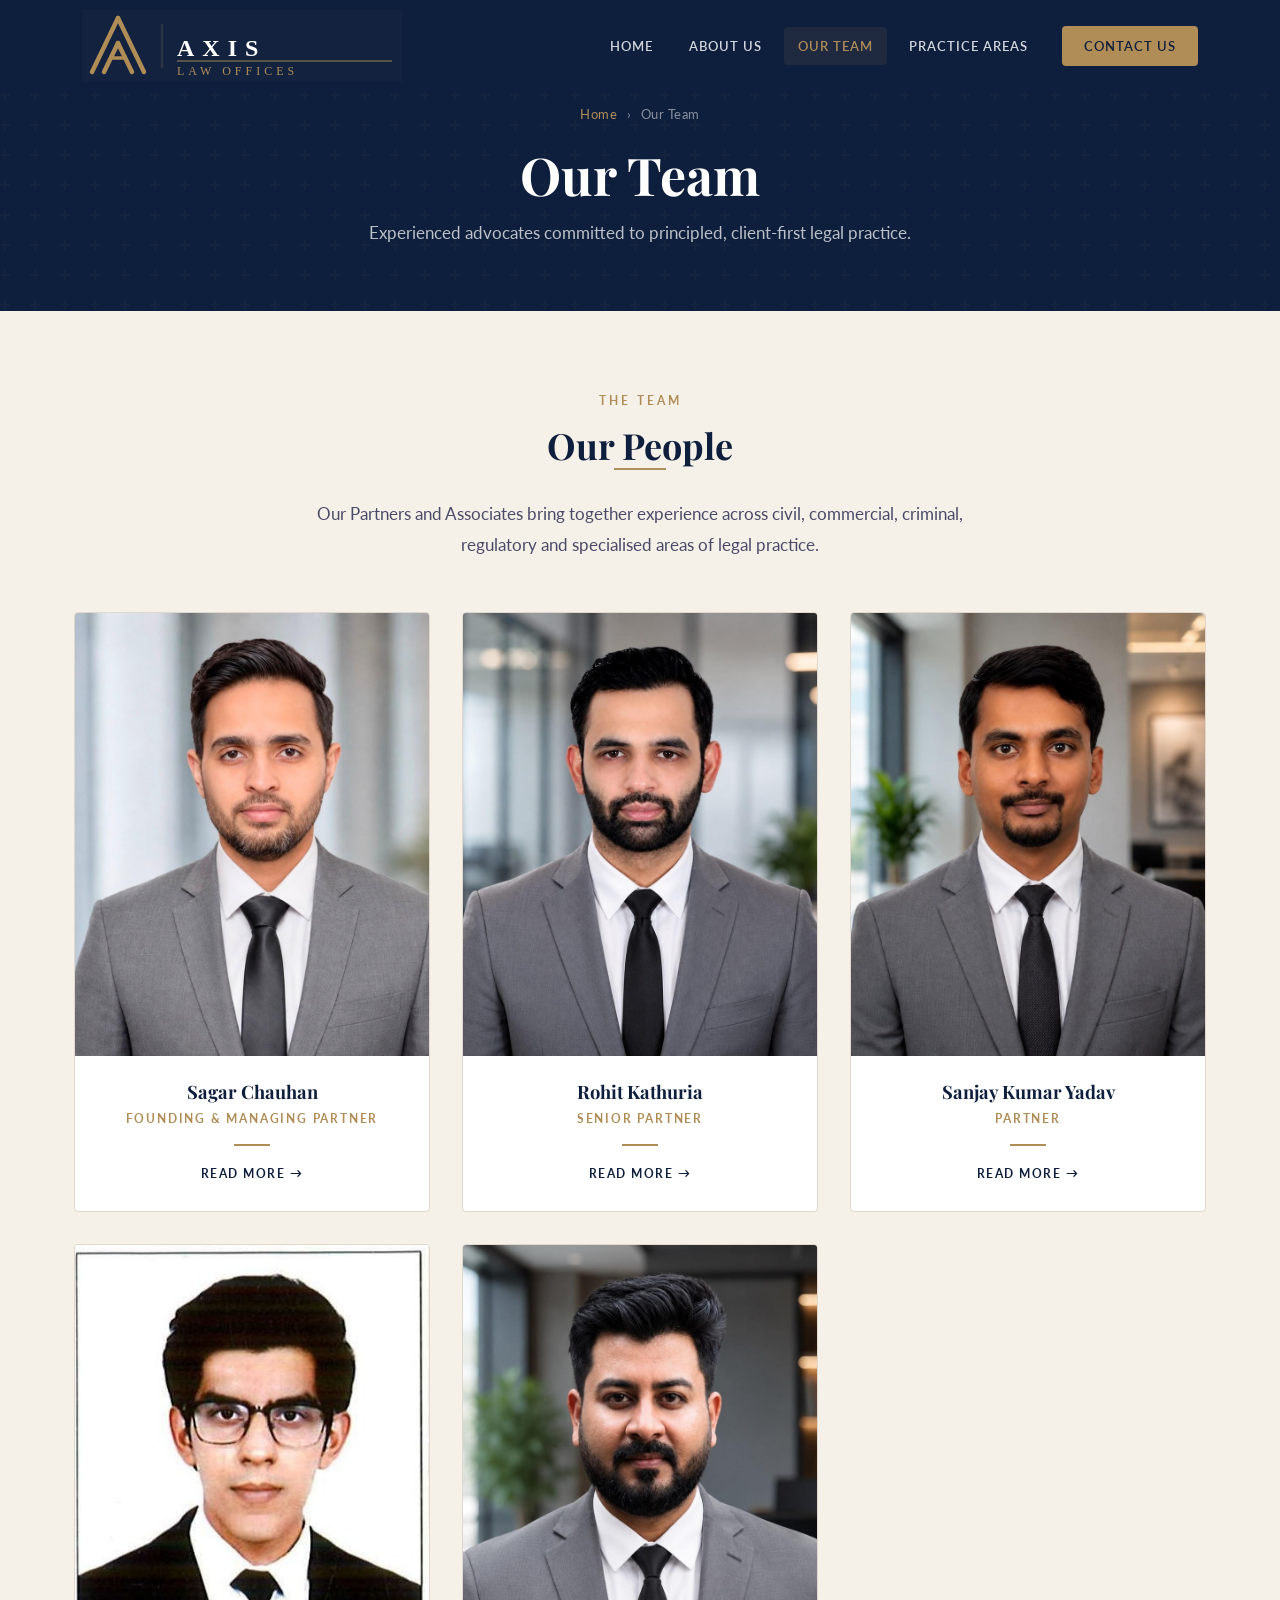
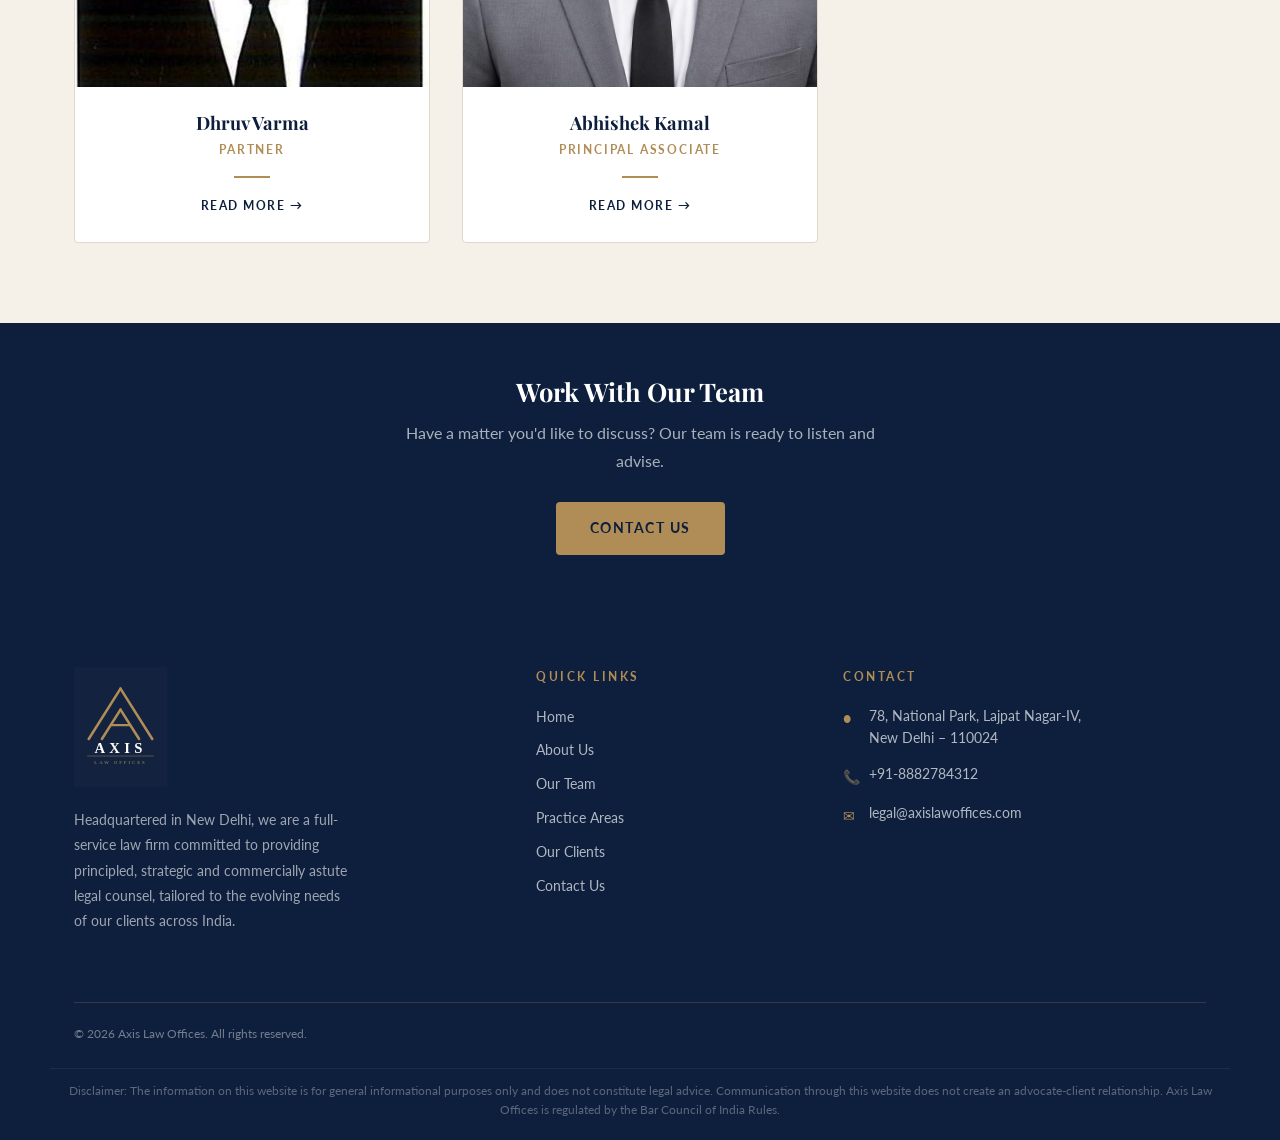
<file: team.html>
<!DOCTYPE html>
<html lang="en">
<head>
  <meta charset="UTF-8">
  <meta name="viewport" content="width=device-width, initial-scale=1.0">
  <title>Our Team | Axis Law Offices</title>
  <meta name="description" content="Meet the legal team at Axis Law Offices — Founding &amp; Managing Partner Sagar Chauhan, Senior Partner Rohit Kathuria, Partners Sanjay Kumar Yadav and Dhruv Varma, and Principal Associate Abhishek Kamal.">
  <meta property="og:title" content="Our Team — Axis Law Offices">
  <meta property="og:type" content="website">
  <meta property="og:url" content="https://www.axislawoffices.com/team.html">
  <meta property="og:description" content="Meet the legal team at Axis Law Offices — Founding &amp; Managing Partner Sagar Chauhan, Senior Partner Rohit Kathuria, Partners Sanjay Kumar Yadav and Dhruv Varma, and Principal Associate Abhishek Kamal.">
  <meta property="og:image" content="https://www.axislawoffices.com/assets/images/og-image.png">
  <meta name="google-site-verification" content="P93_I5XcGip1ZYVR0rBOwzYZ3Yh3n7kT1pCF7isnG9s">
  <link rel="preconnect" href="https://fonts.googleapis.com">
  <link rel="preconnect" href="https://fonts.gstatic.com" crossorigin>
  <link href="https://fonts.googleapis.com/css2?family=Playfair+Display:ital,wght@0,400;0,600;0,700;1,400&family=Lato:wght@300;400;600;700&display=swap" rel="stylesheet">
  <link rel="stylesheet" href="assets/css/style.css">
  <link rel="stylesheet" href="assets/css/components.css">
  <link rel="icon" type="image/svg+xml" href="assets/images/logo.svg">
  <link rel="icon" type="image/png" href="assets/images/favicon-32.png" sizes="32x32">
  <link rel="apple-touch-icon" href="assets/images/apple-touch-icon.png">

  <style>
    .team-grid {
      display: grid;
      grid-template-columns: repeat(3, 1fr);
      gap: 32px;
      margin-top: 52px;
    }
    @media (max-width: 900px) { .team-grid { grid-template-columns: repeat(2, 1fr); } }
    @media (max-width: 560px) { .team-grid { grid-template-columns: 1fr; } }

    .team-member {
      background: var(--white);
      border: 1px solid var(--border);
      border-radius: var(--radius);
      overflow: hidden;
      display: flex;
      flex-direction: column;
      transition: box-shadow var(--transition), transform var(--transition), border-color var(--transition);
    }
    .team-member:hover {
      box-shadow: var(--shadow);
      transform: translateY(-4px);
      border-color: var(--gold);
    }
    .team-member-photo {
      width: 100%;
      aspect-ratio: 4 / 5;
      object-fit: cover;
      object-position: center top;
      background: var(--cream);
      display: block;
    }
    .team-member-body {
      padding: 24px 26px 26px;
      text-align: center;
      display: flex;
      flex-direction: column;
      flex: 1;
    }
    .team-member-name {
      font-size: 1.15rem;
      color: var(--navy);
      margin-bottom: 6px;
    }
    .team-member-role {
      font-family: var(--font-body);
      font-size: 0.72rem;
      font-weight: 700;
      letter-spacing: 1.8px;
      text-transform: uppercase;
      color: var(--gold);
      display: block;
      margin-bottom: 16px;
    }
    .team-member-bar {
      width: 36px;
      height: 2px;
      background: var(--gold);
      margin: 0 auto 18px;
    }
    .team-member-link {
      margin-top: auto;
      font-family: var(--font-body);
      font-size: 0.76rem;
      font-weight: 700;
      letter-spacing: 1.5px;
      text-transform: uppercase;
      color: var(--navy);
      transition: color var(--transition), letter-spacing var(--transition);
    }
    .team-member-link:hover { color: var(--gold); letter-spacing: 2.2px; }
  </style>
</head>
<body>

<!-- NAV -->
<nav class="site-nav" role="navigation" aria-label="Main navigation">
  <div class="nav-inner">
    <a href="index.html" class="nav-logo" aria-label="Axis Law Offices — Home">
      <img src="assets/images/logo-horizontal.svg" alt="Axis Law Offices" height="72">
    </a>
    <div class="nav-links">
      <a href="index.html">Home</a>
      <a href="about.html">About Us</a>
      <a href="team.html" class="active">Our Team</a>
      <a href="practice-areas.html">Practice Areas</a>
      <a href="contact.html" class="nav-cta">Contact Us</a>
    </div>
    <button class="nav-hamburger" aria-label="Toggle menu" aria-expanded="false" aria-controls="mobile-menu">
      <span></span><span></span><span></span>
    </button>
  </div>
  <div class="nav-mobile" id="mobile-menu">
    <a href="index.html">Home</a>
    <a href="about.html">About Us</a>
    <a href="team.html">Our Team</a>
    <a href="practice-areas.html">Practice Areas</a>
    <a href="contact.html" class="nav-cta">Contact Us</a>
  </div>
</nav>

<!-- PAGE HERO -->
<header class="page-hero">
  <div class="container">
    <nav class="breadcrumb" aria-label="Breadcrumb">
      <a href="index.html">Home</a><span aria-hidden="true"> › </span>Our Team
    </nav>
    <h1>Our Team</h1>
    <p>Experienced advocates committed to principled, client-first legal practice.</p>
  </div>
</header>

<!-- ── TEAM ── -->
<section class="section bg-cream" aria-labelledby="team-heading">
  <div class="container">
    <div class="text-center" style="max-width: 660px; margin: 0 auto;">
      <span class="section-label">The Team</span>
      <h2 id="team-heading">Our People</h2>
      <div class="gold-rule gold-rule--center" aria-hidden="true"></div>
      <p class="lead" style="margin: 0 auto;">
        Our Partners and Associates bring together experience across civil, commercial, criminal, regulatory and specialised areas of legal practice.
      </p>
    </div>

    <div class="team-grid" role="list">
      <article class="team-member" id="sagar-chauhan" role="listitem">
        <img src="assets/images/team-sagar-chauhan.jpg" alt="Sagar Chauhan, Founding & Managing Partner — Axis Law Offices" class="team-member-photo" loading="lazy" width="800" height="1000">
        <div class="team-member-body">
          <h3 class="team-member-name">Sagar Chauhan</h3>
          <span class="team-member-role">Founding &amp; Managing Partner</span>
          <div class="team-member-bar" aria-hidden="true"></div>
          <a href="sagar-chauhan.html" class="team-member-link" aria-label="Read more about Sagar Chauhan">Read More &#8594;</a>
        </div>
      </article>

      <article class="team-member" id="rohit-kathuria" role="listitem">
        <img src="assets/images/team-rohit-kathuria.jpg" alt="Rohit Kathuria, Senior Partner — Axis Law Offices" class="team-member-photo" loading="lazy" width="800" height="1000">
        <div class="team-member-body">
          <h3 class="team-member-name">Rohit Kathuria</h3>
          <span class="team-member-role">Senior Partner</span>
          <div class="team-member-bar" aria-hidden="true"></div>
          <a href="rohit-kathuria.html" class="team-member-link" aria-label="Read more about Rohit Kathuria">Read More &#8594;</a>
        </div>
      </article>

      <article class="team-member" id="sanjay-kumar-yadav" role="listitem">
        <img src="assets/images/team-sanjay-kumar-yadav.jpg" alt="Sanjay Kumar Yadav, Partner — Axis Law Offices" class="team-member-photo" loading="lazy" width="800" height="1000">
        <div class="team-member-body">
          <h3 class="team-member-name">Sanjay Kumar Yadav</h3>
          <span class="team-member-role">Partner</span>
          <div class="team-member-bar" aria-hidden="true"></div>
          <a href="sanjay-kumar-yadav.html" class="team-member-link" aria-label="Read more about Sanjay Kumar Yadav">Read More &#8594;</a>
        </div>
      </article>

      <article class="team-member" id="dhruv-varma" role="listitem">
        <img src="assets/images/team-dhruv-varma.jpg" alt="Dhruv Varma, Partner — Axis Law Offices" class="team-member-photo" loading="lazy" width="800" height="1000">
        <div class="team-member-body">
          <h3 class="team-member-name">Dhruv Varma</h3>
          <span class="team-member-role">Partner</span>
          <div class="team-member-bar" aria-hidden="true"></div>
          <a href="dhruv-varma.html" class="team-member-link" aria-label="Read more about Dhruv Varma">Read More &#8594;</a>
        </div>
      </article>

      <article class="team-member" id="abhishek-kamal" role="listitem">
        <img src="assets/images/team-abhishek-kamal.jpg" alt="Abhishek Kamal, Principal Associate — Axis Law Offices" class="team-member-photo" loading="lazy" width="800" height="1000">
        <div class="team-member-body">
          <h3 class="team-member-name">Abhishek Kamal</h3>
          <span class="team-member-role">Principal Associate</span>
          <div class="team-member-bar" aria-hidden="true"></div>
          <a href="abhishek-kamal.html" class="team-member-link" aria-label="Read more about Abhishek Kamal">Read More &#8594;</a>
        </div>
      </article>
    </div>
  </div>
</section>

<!-- JOIN CTA -->
<section class="section-sm bg-navy text-center" aria-labelledby="join-cta">
  <div class="container">
    <h2 class="section-title--white" id="join-cta" style="font-size: 1.6rem; margin-bottom: 12px;">Work With Our Team</h2>
    <p style="color:rgba(255,255,255,0.65); max-width: 480px; margin: 0 auto 28px;">
      Have a matter you'd like to discuss? Our team is ready to listen and advise.
    </p>
    <a href="contact.html" class="btn btn-primary">Contact Us</a>
  </div>
</section>

<!-- FOOTER -->
<footer class="site-footer" role="contentinfo">
  <div class="container">
    <div class="footer-grid">
      <div class="footer-brand">
        <img src="assets/images/logo.svg" alt="Axis Law Offices" class="footer-logo" loading="lazy">
        <p>Headquartered in New Delhi, we are a full-service law firm committed to providing principled, strategic and commercially astute legal counsel, tailored to the evolving needs of our clients across India.</p>
      </div>
      <div class="footer-nav">
        <p class="footer-heading">Quick Links</p>
        <nav class="footer-links" aria-label="Footer navigation">
          <a href="index.html">Home</a>
          <a href="about.html">About Us</a>
          <a href="team.html">Our Team</a>
          <a href="practice-areas.html">Practice Areas</a>
          <a href="clients.html">Our Clients</a>
          <a href="contact.html">Contact Us</a>
        </nav>
      </div>
      <div class="footer-contact-col">
        <p class="footer-heading">Contact</p>
        <div class="footer-contact-item">
          <span class="icon" aria-hidden="true">&#9679;</span>
          <address style="font-style:normal;">78, National Park, Lajpat Nagar-IV,<br>New Delhi – 110024</address>
        </div>
        <div class="footer-contact-item">
          <span class="icon" aria-hidden="true">&#128222;</span>
          <a href="tel:+918882784312">+91-8882784312</a>
        </div>
        <div class="footer-contact-item">
          <span class="icon" aria-hidden="true">&#9993;</span>
          <a href="mailto:legal@axislawoffices.com">legal@axislawoffices.com</a>
        </div>
      </div>
    </div>
    <div class="footer-bottom">
      <p>&copy; 2026 Axis Law Offices. All rights reserved.</p>
    </div>
  </div>
  <p class="footer-disclaimer container">
    Disclaimer: The information on this website is for general informational purposes only and does not constitute legal advice. Communication through this website does not create an advocate-client relationship. Axis Law Offices is regulated by the Bar Council of India Rules.
  </p>
</footer>

<button id="scroll-top" aria-label="Scroll to top">&#8593;</button>
<!-- GoatCounter Analytics: privacy-first, no cookies, no consent banner needed -->
<script data-goatcounter="https://axislawoffices.goatcounter.com/count"
        async src="//gc.zgo.at/count.js"></script>
<script src="assets/js/main.js"></script>
</body>
</html>
</file>
<file: assets/css/style.css>
/* ============================================================
   Axis Law Offices — Global Styles
   Edit colour tokens and font sizes here to restyle the whole site.
   ============================================================ */

/* ---------- Design Tokens ---------- */
:root {
  --navy:        #0E1F3D;
  --navy-mid:    #1a2f54;
  --navy-light:  #2B3A5C;
  --gold:        #B08D57;
  --gold-light:  #c9a96e;
  --cream:       #F5F0E8;
  --white:       #FFFFFF;
  --text-dark:   #1a1a2e;
  --text-mid:    #4a4a68;
  --text-light:  #7a7a90;
  --border:      #e0d8cc;

  --font-heading: 'Playfair Display', 'Palatino Linotype', Georgia, serif;
  --font-body:    'Lato', 'Segoe UI', Arial, sans-serif;

  --radius:      4px;
  --transition:  0.25s ease;
  --shadow:      0 4px 24px rgba(14,31,61,0.10);
  --shadow-lg:   0 8px 40px rgba(14,31,61,0.16);
}

/* ---------- Reset & Base ---------- */
*, *::before, *::after { box-sizing: border-box; margin: 0; padding: 0; }

html {
  scroll-behavior: smooth;
  font-size: 16px;
}

body {
  font-family: var(--font-body);
  color: var(--text-dark);
  background: var(--white);
  line-height: 1.7;
  -webkit-font-smoothing: antialiased;
}

img { max-width: 100%; height: auto; display: block; }
a  { color: inherit; text-decoration: none; }
ul, ol { list-style: none; }

/* ---------- Typography ---------- */
h1, h2, h3, h4 {
  font-family: var(--font-heading);
  font-weight: 700;
  line-height: 1.25;
  color: var(--navy);
}

h1 { font-size: clamp(2rem, 5vw, 3.25rem); }
h2 { font-size: clamp(1.5rem, 3.5vw, 2.25rem); }
h3 { font-size: clamp(1.15rem, 2.5vw, 1.5rem); }
h4 { font-size: 1.1rem; }

p { margin-bottom: 1rem; color: var(--text-mid); }
p:last-child { margin-bottom: 0; }

/* ---------- Layout Utilities ---------- */
.container {
  width: 100%;
  max-width: 1180px;
  margin: 0 auto;
  padding: 0 24px;
}

.section { padding: 80px 0; }
.section-sm { padding: 52px 0; }

.section-label {
  font-family: var(--font-body);
  font-size: 0.72rem;
  font-weight: 700;
  letter-spacing: 3px;
  text-transform: uppercase;
  color: var(--gold);
  display: block;
  margin-bottom: 12px;
}

.section-title {
  font-family: var(--font-heading);
  color: var(--navy);
  margin-bottom: 16px;
}

.section-title--white { color: var(--white); }

.gold-rule {
  width: 52px;
  height: 2px;
  background: var(--gold);
  margin: 0 0 28px;
}
.gold-rule--center { margin: 0 auto 28px; }

.lead {
  font-size: 1.08rem;
  color: var(--text-mid);
  max-width: 680px;
  line-height: 1.8;
}

/* ---------- Buttons ---------- */
.btn {
  display: inline-block;
  padding: 13px 32px;
  font-family: var(--font-body);
  font-size: 0.85rem;
  font-weight: 700;
  letter-spacing: 1.5px;
  text-transform: uppercase;
  border-radius: var(--radius);
  transition: background var(--transition), color var(--transition), border-color var(--transition), transform var(--transition);
  cursor: pointer;
  border: 2px solid transparent;
}

.btn-primary {
  background: var(--gold);
  color: var(--navy);
  border-color: var(--gold);
}
.btn-primary:hover {
  background: var(--gold-light);
  border-color: var(--gold-light);
  transform: translateY(-1px);
}

.btn-outline {
  background: transparent;
  color: var(--white);
  border-color: var(--white);
}
.btn-outline:hover {
  background: var(--white);
  color: var(--navy);
  transform: translateY(-1px);
}

.btn-outline-gold {
  background: transparent;
  color: var(--gold);
  border-color: var(--gold);
}
.btn-outline-gold:hover {
  background: var(--gold);
  color: var(--navy);
}

/* ---------- Cream Background Sections ---------- */
.bg-cream  { background: var(--cream); }
.bg-navy   { background: var(--navy); }
.bg-white  { background: var(--white); }

/* ---------- Text on dark backgrounds ---------- */
.bg-navy h1,
.bg-navy h2,
.bg-navy h3,
.bg-navy h4 { color: var(--white); }
.bg-navy p  { color: rgba(255,255,255,0.78); }
.bg-navy .section-title { color: var(--white); }

/* ---------- Divider ---------- */
.divider {
  width: 100%;
  height: 1px;
  background: var(--border);
  margin: 0;
}

/* ---------- Text helpers ---------- */
.text-center { text-align: center; }
.text-gold   { color: var(--gold); }
.text-white  { color: var(--white); }
.text-navy   { color: var(--navy); }
.mt-8  { margin-top: 8px; }
.mt-16 { margin-top: 16px; }
.mt-24 { margin-top: 24px; }
.mt-40 { margin-top: 40px; }
.mb-0  { margin-bottom: 0; }

/* ---------- Grid helpers ---------- */
.grid-2 { display: grid; grid-template-columns: 1fr 1fr; gap: 32px; }
.grid-3 { display: grid; grid-template-columns: repeat(3, 1fr); gap: 28px; }
.grid-4 { display: grid; grid-template-columns: repeat(4, 1fr); gap: 24px; }

/* ---------- Card base ---------- */
.card {
  background: var(--white);
  border: 1px solid var(--border);
  border-radius: var(--radius);
  overflow: hidden;
  transition: box-shadow var(--transition), transform var(--transition);
}
.card:hover {
  box-shadow: var(--shadow);
  transform: translateY(-3px);
}
.card-body { padding: 28px; }

/* ---------- Page Hero (inner pages) ---------- */
.page-hero {
  background: var(--navy);
  padding: 104px 0 64px;
  text-align: center;
  position: relative;
  overflow: hidden;
}
.page-hero::before {
  content: '';
  position: absolute;
  inset: 0;
  background: url("data:image/svg+xml,%3Csvg width='60' height='60' viewBox='0 0 60 60' xmlns='http://www.w3.org/2000/svg'%3E%3Cg fill='none' fill-rule='evenodd'%3E%3Cg fill='%23B08D57' fill-opacity='0.04'%3E%3Cpath d='M36 34v-4h-2v4h-4v2h4v4h2v-4h4v-2h-4zm0-30V0h-2v4h-4v2h4v4h2V6h4V4h-4zM6 34v-4H4v4H0v2h4v4h2v-4h4v-2H6zM6 4V0H4v4H0v2h4v4h2V6h4V4H6z'/%3E%3C/g%3E%3C/g%3E%3C/svg%3E");
  opacity: 1;
}
.page-hero .container { position: relative; z-index: 1; }
.page-hero h1 { color: var(--white); margin-bottom: 12px; }
.page-hero p  { color: rgba(255,255,255,0.72); font-size: 1.05rem; max-width: 560px; margin: 0 auto; }
.breadcrumb {
  font-size: 0.8rem;
  color: rgba(255,255,255,0.5);
  margin-bottom: 16px;
  letter-spacing: 0.5px;
}
.breadcrumb a { color: var(--gold); }
.breadcrumb span { margin: 0 6px; }

/* ---------- Scroll-to-top ---------- */
#scroll-top {
  position: fixed;
  bottom: 28px;
  right: 28px;
  width: 44px;
  height: 44px;
  background: var(--gold);
  color: var(--navy);
  border: none;
  border-radius: 50%;
  cursor: pointer;
  font-size: 18px;
  display: flex;
  align-items: center;
  justify-content: center;
  opacity: 0;
  pointer-events: none;
  transition: opacity var(--transition), transform var(--transition);
  z-index: 999;
  box-shadow: var(--shadow);
}
#scroll-top.visible { opacity: 1; pointer-events: auto; }
#scroll-top:hover { transform: translateY(-3px); background: var(--gold-light); }

/* ---------- Responsive ---------- */
@media (max-width: 1024px) {
  .grid-4 { grid-template-columns: repeat(2, 1fr); }
}
@media (max-width: 768px) {
  .section { padding: 56px 0; }
  .grid-2, .grid-3, .grid-4 { grid-template-columns: 1fr; }
  .container { padding: 0 18px; }
}
</file>
<file: assets/css/components.css>
/* ============================================================
   Axis Law Offices — Components
   Nav, Footer, Practice Cards, Team Cards, Contact Form, etc.
   ============================================================ */

/* ============================
   NAVIGATION
   ============================ */
.site-nav {
  position: fixed;
  top: 0;
  left: 0;
  right: 0;
  z-index: 1000;
  background: var(--navy);
  transition: box-shadow 0.3s ease, background 0.3s ease;
}
.site-nav.scrolled {
  box-shadow: 0 2px 20px rgba(0,0,0,0.25);
  background: rgba(14,31,61,0.97);
}

.nav-inner {
  display: flex;
  align-items: center;
  justify-content: space-between;
  height: 92px;
  padding: 0 32px;
  max-width: 1180px;
  margin: 0 auto;
}

.nav-logo { display: flex; align-items: center; flex-shrink: 0; }
.nav-logo img { height: 72px; width: auto; }

.nav-links {
  display: flex;
  align-items: center;
  gap: 8px;
}

.nav-links a {
  font-family: var(--font-body);
  font-size: 0.82rem;
  font-weight: 600;
  letter-spacing: 1px;
  text-transform: uppercase;
  color: rgba(255,255,255,0.82);
  padding: 8px 14px;
  border-radius: var(--radius);
  transition: color var(--transition), background var(--transition);
  white-space: nowrap;
}
.nav-links a:hover,
.nav-links a.active {
  color: var(--gold);
  background: rgba(176,141,87,0.1);
}

.nav-cta {
  margin-left: 12px;
  padding: 9px 22px !important;
  background: var(--gold) !important;
  color: var(--navy) !important;
  border-radius: var(--radius) !important;
}
.nav-cta:hover {
  background: var(--gold-light) !important;
  color: var(--navy) !important;
}

/* Hamburger */
.nav-hamburger {
  display: none;
  flex-direction: column;
  gap: 5px;
  cursor: pointer;
  padding: 8px;
  background: none;
  border: none;
  z-index: 1001;
}
.nav-hamburger span {
  display: block;
  width: 24px;
  height: 2px;
  background: var(--white);
  transition: transform 0.3s, opacity 0.3s;
  border-radius: 2px;
}
.nav-hamburger.open span:nth-child(1) { transform: rotate(45deg) translate(5px, 5px); }
.nav-hamburger.open span:nth-child(2) { opacity: 0; }
.nav-hamburger.open span:nth-child(3) { transform: rotate(-45deg) translate(5px, -5px); }

/* Mobile menu */
.nav-mobile {
  display: none;
  flex-direction: column;
  background: var(--navy-mid);
  padding: 12px 0 20px;
  border-top: 1px solid rgba(176,141,87,0.2);
}
.nav-mobile.open { display: flex; }
.nav-mobile a {
  font-family: var(--font-body);
  font-size: 0.88rem;
  font-weight: 600;
  letter-spacing: 1px;
  text-transform: uppercase;
  color: rgba(255,255,255,0.82);
  padding: 13px 28px;
  border-bottom: 1px solid rgba(255,255,255,0.06);
  transition: color var(--transition), background var(--transition);
}
.nav-mobile a:hover { color: var(--gold); background: rgba(176,141,87,0.08); }
.nav-mobile .nav-cta {
  margin: 14px 28px 0;
  text-align: center;
  border-radius: var(--radius);
}

@media (max-width: 900px) {
  .nav-links { display: none; }
  .nav-hamburger { display: flex; }
  .nav-inner { padding: 0 18px; height: 78px; }
  .nav-logo img { height: 58px; }
}

/* ============================
   FOOTER
   ============================ */
.site-footer {
  background: var(--navy);
  padding: 60px 0 0;
}

.footer-grid {
  display: grid;
  grid-template-columns: 1.6fr 1fr 1.4fr;
  gap: 48px;
  padding-bottom: 48px;
  border-bottom: 1px solid rgba(176,141,87,0.25);
}

.footer-brand .footer-logo { height: 120px; width: auto; margin-bottom: 20px; }
.footer-brand p {
  font-size: 0.88rem;
  color: rgba(255,255,255,0.6);
  max-width: 280px;
  line-height: 1.8;
  margin-bottom: 20px;
}

.footer-heading {
  font-family: var(--font-body);
  font-size: 0.72rem;
  font-weight: 700;
  letter-spacing: 2.5px;
  text-transform: uppercase;
  color: var(--gold);
  margin-bottom: 18px;
}

.footer-links { display: flex; flex-direction: column; gap: 10px; }
.footer-links a {
  font-size: 0.88rem;
  color: rgba(255,255,255,0.68);
  transition: color var(--transition);
}
.footer-links a:hover { color: var(--gold); }

.footer-contact-item {
  display: flex;
  align-items: flex-start;
  gap: 10px;
  margin-bottom: 14px;
  font-size: 0.86rem;
  color: rgba(255,255,255,0.68);
  line-height: 1.6;
}
.footer-contact-item .icon {
  color: var(--gold);
  font-size: 14px;
  margin-top: 3px;
  flex-shrink: 0;
  width: 16px;
}
.footer-contact-item a { color: rgba(255,255,255,0.68); transition: color var(--transition); }
.footer-contact-item a:hover { color: var(--gold); }

.footer-bottom {
  padding: 20px 0;
  display: flex;
  align-items: center;
  justify-content: space-between;
  flex-wrap: wrap;
  gap: 12px;
}
.footer-bottom p {
  font-size: 0.78rem;
  color: rgba(255,255,255,0.42);
  margin: 0;
}
.footer-disclaimer {
  font-size: 0.72rem;
  color: rgba(255,255,255,0.32);
  text-align: center;
  padding: 12px 0 20px;
  border-top: 1px solid rgba(255,255,255,0.06);
  margin-top: 4px;
}

@media (max-width: 768px) {
  .footer-grid { grid-template-columns: 1fr; gap: 36px; }
  .footer-bottom { flex-direction: column; text-align: center; }
}

/* ============================
   PRACTICE AREA CARDS
   ============================ */
.practice-card {
  background: var(--white);
  border: 1px solid var(--border);
  border-radius: var(--radius);
  padding: 28px;
  transition: box-shadow var(--transition), transform var(--transition), border-color var(--transition);
  cursor: default;
}
.practice-card:hover {
  box-shadow: var(--shadow);
  transform: translateY(-4px);
  border-color: var(--gold);
}

.practice-card .practice-icon {
  width: 48px;
  height: 48px;
  background: rgba(176,141,87,0.1);
  border-radius: 50%;
  display: flex;
  align-items: center;
  justify-content: center;
  margin-bottom: 16px;
  color: var(--gold);
  font-size: 20px;
}
.practice-card h3 {
  font-size: 1.05rem;
  margin-bottom: 10px;
  color: var(--navy);
}
.practice-card p {
  font-size: 0.88rem;
  color: var(--text-mid);
  line-height: 1.7;
  margin: 0;
}
.practice-card.featured {
  background: var(--navy);
  border-color: var(--navy);
}
.practice-card.featured h3 { color: var(--white); }
.practice-card.featured p  { color: rgba(255,255,255,0.7); }
.practice-card.featured .practice-icon {
  background: rgba(176,141,87,0.2);
}

/* Accordion practice areas (practice-areas.html) */
.practice-accordion { border: 1px solid var(--border); border-radius: var(--radius); overflow: hidden; }
.accordion-item { border-bottom: 1px solid var(--border); }
.accordion-item:last-child { border-bottom: none; }
.accordion-header {
  display: flex;
  align-items: center;
  justify-content: space-between;
  padding: 20px 24px;
  cursor: pointer;
  background: var(--white);
  transition: background var(--transition);
  user-select: none;
}
.accordion-header:hover { background: var(--cream); }
.accordion-header.active { background: var(--navy); }
.accordion-header.active h3 { color: var(--white); }
.accordion-header.active .accordion-icon { color: var(--gold); transform: rotate(45deg); }
.accordion-header h3 { font-size: 1rem; color: var(--navy); margin: 0; display: flex; align-items: center; gap: 12px; }
.accordion-header .area-num {
  font-family: var(--font-body);
  font-size: 0.72rem;
  font-weight: 700;
  color: var(--gold);
  letter-spacing: 1px;
  min-width: 24px;
}
.accordion-icon {
  font-size: 20px;
  color: var(--gold);
  transition: transform 0.3s ease;
  flex-shrink: 0;
}
.accordion-body {
  max-height: 0;
  overflow: hidden;
  transition: max-height 0.4s ease, padding 0.3s ease;
  background: var(--cream);
  padding: 0 24px;
}
.accordion-body.open {
  max-height: 400px;
  padding: 20px 24px;
}
.accordion-body p { font-size: 0.92rem; color: var(--text-mid); margin: 0; }

/* ============================
   TEAM CARDS
   ============================ */
.team-card {
  background: var(--white);
  border: 1px solid var(--border);
  border-radius: var(--radius);
  overflow: hidden;
  transition: box-shadow var(--transition), transform var(--transition);
}
.team-card:hover { box-shadow: var(--shadow); transform: translateY(-4px); }

.team-card-img {
  width: 100%;
  aspect-ratio: 3/3.5;
  object-fit: cover;
  object-position: center top;
  background: var(--cream);
  display: flex;
  align-items: center;
  justify-content: center;
}
.team-card-img-placeholder {
  width: 100%;
  aspect-ratio: 3/3.5;
  background: linear-gradient(145deg, var(--navy-light), var(--navy));
  display: flex;
  align-items: center;
  justify-content: center;
  color: var(--gold);
  font-family: var(--font-heading);
  font-size: 3.5rem;
  font-weight: 700;
}
.team-card-body { padding: 22px 24px; }
.team-card-name { font-size: 1.15rem; color: var(--navy); margin-bottom: 4px; }
.team-card-role {
  font-family: var(--font-body);
  font-size: 0.75rem;
  font-weight: 700;
  letter-spacing: 2px;
  text-transform: uppercase;
  color: var(--gold);
  margin-bottom: 12px;
  display: block;
}
.team-card-bar {
  width: 36px;
  height: 2px;
  background: var(--gold);
  margin-bottom: 14px;
}
.team-card-body p { font-size: 0.86rem; color: var(--text-mid); line-height: 1.7; }

/* Founder feature block */
.founder-feature {
  display: grid;
  grid-template-columns: 340px 1fr;
  gap: 60px;
  align-items: center;
}
.founder-img-wrap {
  position: relative;
}
.founder-img-wrap img {
  width: 100%;
  border-radius: var(--radius);
  box-shadow: var(--shadow-lg);
}
.founder-img-wrap::after {
  content: '';
  position: absolute;
  bottom: -16px;
  right: -16px;
  width: 80%;
  height: 80%;
  border: 3px solid var(--gold);
  border-radius: var(--radius);
  z-index: -1;
}
.founder-info .role-tag {
  font-family: var(--font-body);
  font-size: 0.72rem;
  font-weight: 700;
  letter-spacing: 2.5px;
  text-transform: uppercase;
  color: var(--gold);
  display: block;
  margin-bottom: 12px;
}

@media (max-width: 900px) {
  .founder-feature { grid-template-columns: 1fr; gap: 36px; }
  .founder-img-wrap { max-width: 300px; margin: 0 auto; }
}

/* ============================
   STATS STRIP
   ============================ */
.stats-strip {
  display: flex;
  align-items: stretch;
  gap: 0;
}
.stat-item {
  flex: 1;
  text-align: center;
  padding: 32px 24px;
  border-right: 1px solid rgba(176,141,87,0.3);
  position: relative;
}
.stat-item:last-child { border-right: none; }
.stat-number {
  font-family: var(--font-heading);
  font-size: 2.8rem;
  font-weight: 700;
  color: var(--gold);
  line-height: 1;
  display: block;
  margin-bottom: 6px;
}
.stat-label {
  font-size: 0.8rem;
  font-weight: 600;
  letter-spacing: 1.5px;
  text-transform: uppercase;
  color: rgba(255,255,255,0.65);
}
/* Phones: four columns cannot fit, so the strip becomes a 2x2 grid.
   Without this the home page lays out wider than the screen. */
@media (max-width: 768px) {
  .stats-strip { flex-wrap: wrap; }
  .stat-item {
    flex: 0 0 50%;
    min-width: 0;
    padding: 24px 12px;
    border-right: none;
  }
  .stat-item:nth-child(odd) { border-right: 1px solid rgba(176,141,87,0.3); }
  .stat-item:nth-child(-n+2) { border-bottom: 1px solid rgba(176,141,87,0.3); }
  .stat-number { font-size: 2.2rem; }
  .stat-label { letter-spacing: 1px; }
}

/* ============================
   CLIENT GRID
   ============================ */
.client-grid {
  display: grid;
  grid-template-columns: repeat(4, 1fr);
  gap: 1px;
  background: var(--border);
  border: 1px solid var(--border);
  border-radius: var(--radius);
  overflow: hidden;
}
.client-item {
  background: var(--white);
  padding: 22px 18px;
  display: flex;
  align-items: center;
  justify-content: center;
  text-align: center;
  font-family: var(--font-heading);
  font-size: 0.88rem;
  font-weight: 600;
  color: var(--navy);
  line-height: 1.4;
  transition: background var(--transition), color var(--transition);
}
.client-item:hover { background: var(--navy); color: var(--gold); }
.client-item.psu { border-top: 3px solid var(--gold); }

@media (max-width: 768px) { .client-grid { grid-template-columns: repeat(2,1fr); } }
@media (max-width: 480px) { .client-grid { grid-template-columns: 1fr; } }

/* ============================
   CONTACT FORM
   ============================ */
.contact-layout {
  display: grid;
  grid-template-columns: 1fr 1.3fr;
  gap: 60px;
  align-items: start;
}

.contact-info-item {
  display: flex;
  gap: 16px;
  margin-bottom: 28px;
  padding-bottom: 28px;
  border-bottom: 1px solid var(--border);
}
.contact-info-item:last-of-type { border-bottom: none; margin-bottom: 0; padding-bottom: 0; }
.contact-info-icon {
  width: 44px;
  height: 44px;
  background: rgba(176,141,87,0.12);
  border-radius: 50%;
  display: flex;
  align-items: center;
  justify-content: center;
  color: var(--gold);
  font-size: 16px;
  flex-shrink: 0;
  margin-top: 2px;
}
.contact-info-text h4 { font-size: 0.85rem; color: var(--navy); margin-bottom: 6px; }
.contact-info-text p, .contact-info-text a {
  font-size: 0.88rem;
  color: var(--text-mid);
  line-height: 1.7;
  margin: 0;
  display: block;
}
.contact-info-text a:hover { color: var(--gold); }

.contact-form-wrap {
  background: var(--white);
  border: 1px solid var(--border);
  border-radius: var(--radius);
  padding: 36px;
  box-shadow: var(--shadow);
}

.form-group { margin-bottom: 20px; }
.form-group label {
  display: block;
  font-size: 0.8rem;
  font-weight: 700;
  letter-spacing: 0.8px;
  text-transform: uppercase;
  color: var(--navy);
  margin-bottom: 7px;
}
.form-group input,
.form-group select,
.form-group textarea {
  width: 100%;
  padding: 12px 14px;
  font-family: var(--font-body);
  font-size: 0.92rem;
  color: var(--text-dark);
  background: var(--cream);
  border: 1px solid var(--border);
  border-radius: var(--radius);
  outline: none;
  transition: border-color var(--transition), box-shadow var(--transition);
  -webkit-appearance: none;
}
.form-group input:focus,
.form-group select:focus,
.form-group textarea:focus {
  border-color: var(--gold);
  box-shadow: 0 0 0 3px rgba(176,141,87,0.12);
  background: var(--white);
}
.form-group textarea { resize: vertical; min-height: 130px; }
.form-note {
  font-size: 0.75rem;
  color: var(--text-light);
  margin-top: 12px;
  font-style: italic;
}
.form-success {
  display: none;
  padding: 16px;
  background: #e8f5e9;
  border: 1px solid #a5d6a7;
  border-radius: var(--radius);
  color: #2e7d32;
  font-size: 0.9rem;
  margin-top: 12px;
}

@media (max-width: 900px) {
  .contact-layout { grid-template-columns: 1fr; gap: 40px; }
  .contact-form-wrap { padding: 24px; }
}

/* ============================
   MAP SECTION
   ============================ */
.map-wrap {
  border-radius: var(--radius);
  overflow: hidden;
  border: 1px solid var(--border);
  box-shadow: var(--shadow);
}
.map-wrap iframe { display: block; width: 100%; height: 380px; border: 0; }

/* ============================
   VALUES / ABOUT SECTION
   ============================ */
.value-item {
  display: flex;
  gap: 20px;
  padding: 24px 0;
  border-bottom: 1px solid var(--border);
}
.value-item:last-child { border-bottom: none; }
.value-icon {
  width: 48px;
  height: 48px;
  background: rgba(176,141,87,0.1);
  border-radius: 50%;
  display: flex;
  align-items: center;
  justify-content: center;
  color: var(--gold);
  font-size: 20px;
  flex-shrink: 0;
}
.value-text h4 { font-size: 1rem; color: var(--navy); margin-bottom: 6px; }
.value-text p  { font-size: 0.88rem; color: var(--text-mid); margin: 0; }

/* ============================
   HIGHLIGHT STRIP (Home)
   ============================ */
.highlight-strip {
  background: var(--gold);
  padding: 22px 0;
}
.highlight-strip .container {
  display: flex;
  align-items: center;
  justify-content: space-between;
  gap: 16px;
  flex-wrap: wrap;
}
.highlight-strip p {
  font-family: var(--font-heading);
  font-size: 1.1rem;
  color: var(--navy);
  font-style: italic;
  margin: 0;
}
.highlight-strip .btn { flex-shrink: 0; }

/* ============================
   DISCLAIMER GATE (home page)
   ============================ */
.disclaimer-overlay {
  position: fixed;
  inset: 0;
  z-index: 2000;
  background: rgba(8,18,36,0.94);
  display: flex;
  align-items: center;
  justify-content: center;
  padding: 24px;
  overflow-y: auto;
}
.disclaimer-box {
  background: var(--white);
  border-top: 4px solid var(--gold);
  border-radius: var(--radius);
  box-shadow: var(--shadow-lg);
  max-width: 720px;
  width: 100%;
  margin: auto;
  padding: 44px 48px 40px;
}
.disclaimer-box .disclaimer-monogram {
  width: 56px;
  height: auto;
  margin: 0 auto 20px;
  display: block;
}
.disclaimer-box h2 {
  font-size: 1.5rem;
  color: var(--navy);
  text-align: center;
  margin-bottom: 14px;
  letter-spacing: 1px;
}
.disclaimer-box .gold-rule { margin: 0 auto 24px; }
.disclaimer-box p {
  font-size: 0.88rem;
  color: var(--text-mid);
  line-height: 1.8;
  margin-bottom: 14px;
}
.disclaimer-actions {
  display: flex;
  gap: 16px;
  justify-content: center;
  flex-wrap: wrap;
  margin-top: 28px;
  padding-top: 24px;
  border-top: 1px solid var(--border);
}
.btn-outline-navy {
  background: transparent;
  color: var(--navy);
  border-color: var(--navy);
}
.btn-outline-navy:hover { background: var(--navy); color: var(--white); }
.disclaimer-declined { text-align: center; }
.disclaimer-declined h2 { margin-bottom: 14px; }
.disclaimer-declined p { text-align: center; margin-bottom: 0; }

@media (max-width: 600px) {
  .disclaimer-box { padding: 32px 22px 28px; }
  .disclaimer-box p { font-size: 0.84rem; }
  .disclaimer-actions .btn { width: 100%; text-align: center; }
}
</file>
